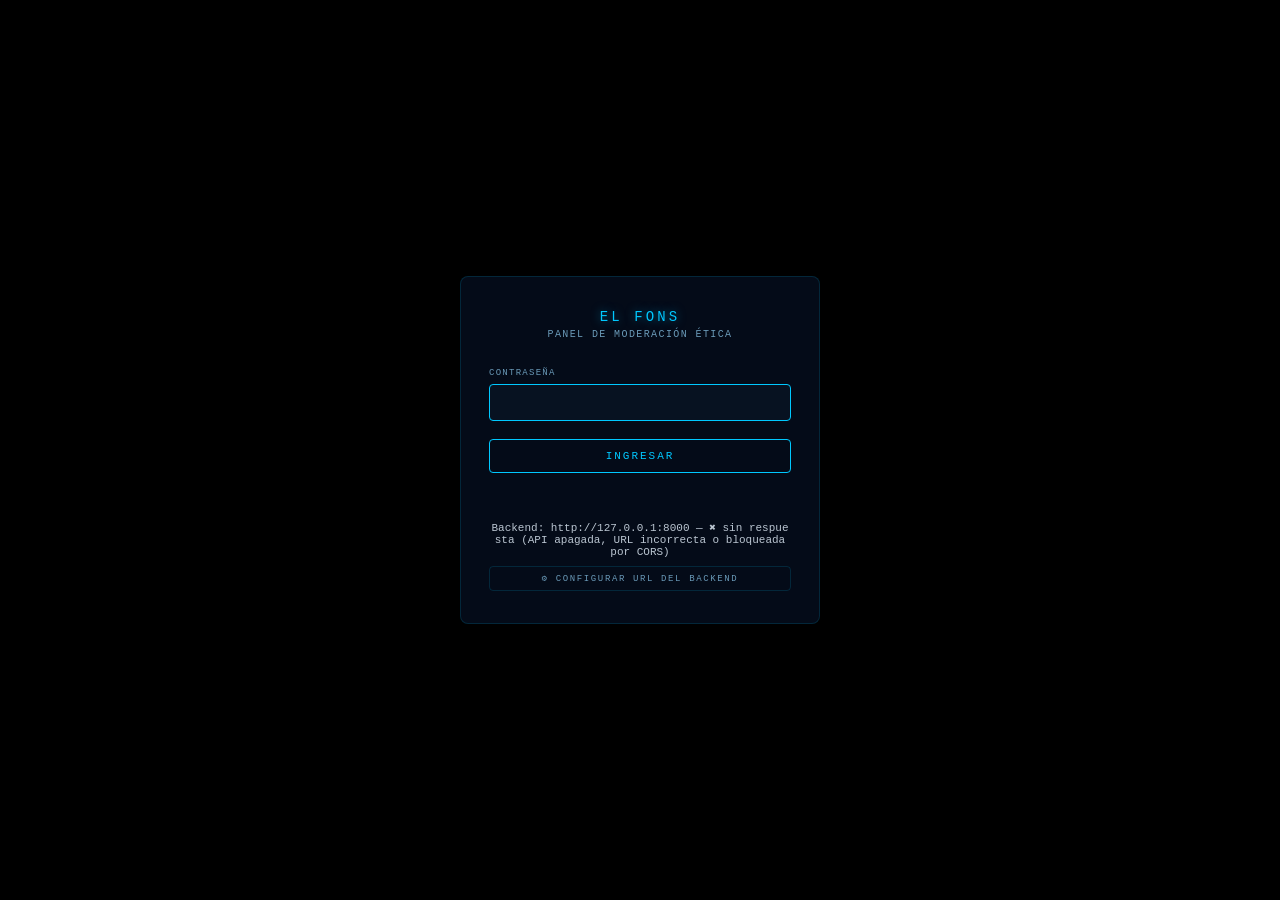
<file: manifestation/web_interface/fons_login.html>
<!DOCTYPE html>
<!--
* UBICACIÓN: OmniaMentis/manifestation/web_interface/fons_login.html
* PROPÓSITO: Pantalla de autenticación para el panel de moderación de
*            El Fons. Primera capa de acceso obligatoria antes de
*            fons_panel.html — sin token válido, fons_panel.html
*            redirige aquí (ver js/fons_auth_guard.js).
* DEPENDENCIAS: backend POST /api/auth/login (src/api/main_flask.py)
* CREADO: 2026-06-30
* ÚLTIMA MODIFICACIÓN: 2026-10-10
* ESTADO: Producción
*
* CAMBIO 2026-10-10: "Error de conexión: Failed to fetch" sin pistas.
* (1) La URL por defecto ya no es siempre http://localhost:8000: usa el
* mismo host con el que se abrió la página (ver defaultApiUrl()).
* (2) La pantalla muestra a qué backend se conectará y comprueba
* /health al cargar, indicando si la API no responde, para distinguir
* "API apagada" de "URL guardada vieja" o de un bloqueo CORS.
* (3) El mensaje de error explica las causas probables.
*
* CAMBIO 2026-07-02: resolveApiUrl() ahora revisa 'fons_api_url' antes
* de 'omnia_api_url' — misma prioridad exacta que fons_panel.html y
* js/fons_auth_guard.js. Antes de este fix, si el operador configuraba
* el backend desde el botón "⚙ API" del panel (guarda en
* 'fons_api_url'), esta pantalla de login seguía intentando conectar
* al valor de 'omnia_api_url' o al default, ignorando esa configuración.
-->
<html lang="es">
<head>
<meta charset="UTF-8">
<meta name="viewport" content="width=device-width, initial-scale=1.0">
<title>EL FONS — ACCESO</title>
<style>
*, *::before, *::after { box-sizing: border-box; margin: 0; padding: 0; }

:root {
  --black: #000000;
  --bg-panel: #040b18;
  --bg-card: #071221;
  --neon-blue: #00c8ff;
  --text-bright: #e8f4ff;
  --text-sub: #6a9ab8;
  --danger: #ff4466;
  --border: rgba(0,200,255,0.15);
  --font-mono: 'Courier New', Courier, monospace;
}

html, body {
  height: 100%;
  background: var(--black);
  color: var(--text-bright);
  font-family: var(--font-mono);
  display: flex;
  align-items: center;
  justify-content: center;
}

.login-card {
  width: 100%;
  max-width: 360px;
  background: var(--bg-panel);
  border: 1px solid var(--border);
  border-radius: 8px;
  padding: 32px 28px;
}

.login-title {
  color: var(--neon-blue);
  font-size: 14px;
  letter-spacing: 0.22em;
  text-align: center;
  margin-bottom: 4px;
  text-shadow: 0 0 10px rgba(0,200,255,0.5);
}

.login-subtitle {
  color: var(--text-sub);
  font-size: 10px;
  letter-spacing: 0.14em;
  text-align: center;
  margin-bottom: 28px;
}

label {
  display: block;
  font-size: 9px;
  color: var(--text-sub);
  letter-spacing: 0.14em;
  text-transform: uppercase;
  margin-bottom: 6px;
}

input[type="password"] {
  width: 100%;
  background: var(--bg-card);
  border: 1px solid var(--border);
  color: var(--text-bright);
  padding: 10px 12px;
  border-radius: 4px;
  font-family: var(--font-mono);
  font-size: 13px;
  outline: none;
  margin-bottom: 18px;
}
input[type="password"]:focus { border-color: var(--neon-blue); }

button {
  width: 100%;
  background: transparent;
  border: 1px solid var(--neon-blue);
  color: var(--neon-blue);
  font-family: var(--font-mono);
  font-size: 11px;
  letter-spacing: 0.18em;
  text-transform: uppercase;
  padding: 10px;
  border-radius: 4px;
  cursor: pointer;
  transition: all .18s;
}
button:hover:not(:disabled) {
  background: var(--neon-blue);
  color: var(--black);
}
button:disabled { opacity: 0.5; cursor: not-allowed; }

.error-msg {
  color: var(--danger);
  font-size: 10px;
  letter-spacing: 0.06em;
  text-align: center;
  margin-top: 14px;
  min-height: 14px;
}

.api-config { margin-top: 20px; text-align: center; }
.api-config button {
  border-color: var(--border);
  color: var(--text-sub);
  font-size: 9px;
  padding: 6px;
}
</style>
</head>
<body>

<div class="login-card">
  <div class="login-title">EL FONS</div>
  <div class="login-subtitle">PANEL DE MODERACIÓN ÉTICA</div>

  <form id="loginForm">
    <label for="password">Contraseña</label>
    <input type="password" id="password" autocomplete="current-password" required autofocus>
    <button type="submit" id="submitBtn">Ingresar</button>
    <div class="error-msg" id="errorMsg"></div>
  </form>

  <div class="api-config">
    <div id="apiStatus" style="font-size:11px;margin-bottom:8px;opacity:.8;word-break:break-all;"></div>
    <button type="button" id="cfgBtn">⚙ Configurar URL del backend</button>
  </div>
</div>

<script>
// Por defecto usa el MISMO host con el que se abrió la página (localhost o
// 127.0.0.1) para no mezclar "sitios" distintos; si se abrió como archivo
// (file://) o desde otro dominio, cae a 127.0.0.1.
function defaultApiUrl() {
  if (location.pathname.startsWith('/app/')) return location.origin;   // servido por Flask: mismo origen
  const h = location.hostname;
  const loopback = (h === 'localhost' || h === '127.0.0.1');
  return `http://${loopback ? h : '127.0.0.1'}:8000`;
}

function resolveApiUrl() {
  // Misma prioridad que fons_panel.html y js/fons_auth_guard.js:
  // fons_api_url (configurado desde el panel) tiene precedencia.
  return (
    localStorage.getItem('fons_api_url') ||
    localStorage.getItem('omnia_api_url') ||
    defaultApiUrl()
  );
}
let API = resolveApiUrl();

const form = document.getElementById('loginForm');
const passwordInput = document.getElementById('password');
const submitBtn = document.getElementById('submitBtn');
const errorMsg = document.getElementById('errorMsg');
const cfgBtn = document.getElementById('cfgBtn');

cfgBtn.addEventListener('click', () => {
  const value = prompt('URL del backend (https://...)', API);
  if (value) {
    API = value.trim().replace(/\/$/, '');
    localStorage.setItem('fons_api_url', API);
    checkBackend();
  }
});

// Comprueba /health y muestra el resultado bajo el formulario.
async function checkBackend() {
  const el = document.getElementById('apiStatus');
  el.textContent = `Backend: ${API} — comprobando...`;
  try {
    const r = await fetch(`${API}/health`, { signal: AbortSignal.timeout(4000) });
    el.textContent = r.ok
      ? `Backend: ${API} — ✔ API activa`
      : `Backend: ${API} — respondió HTTP ${r.status}`;
  } catch (err) {
    el.textContent = `Backend: ${API} — ✖ sin respuesta (API apagada, URL incorrecta o bloqueada por CORS)`;
  }
}
checkBackend();

form.addEventListener('submit', async (e) => {
  e.preventDefault();
  errorMsg.textContent = '';
  submitBtn.disabled = true;
  submitBtn.textContent = 'Verificando...';

  try {
    const r = await fetch(`${API}/api/auth/login`, {
      method: 'POST',
      headers: { 'Content-Type': 'application/json' },
      body: JSON.stringify({ password: passwordInput.value }),
      signal: AbortSignal.timeout(8000),
    });

    const d = await r.json();

    if (!r.ok) {
      errorMsg.textContent = d.error || 'Contraseña incorrecta';
      passwordInput.value = '';
      passwordInput.focus();
      return;
    }

    // sessionStorage (no localStorage): el token expira al cerrar la
    // pestaña, reduciendo la ventana de exposición de una sesión de
    // moderación olvidada abierta en una máquina compartida.
    sessionStorage.setItem('fons_token', d.token);
    sessionStorage.setItem('fons_token_expires_at', String(Date.now() + d.expires_in * 1000));
    window.location.href = 'fons_panel.html';

  } catch (err) {
    errorMsg.textContent = `No se pudo conectar con ${API} (${err.message}). ` +
      'Verifica que la API esté corriendo, que la URL sea correcta (botón de abajo) ' +
      'y que esta página se abrió por http://127.0.0.1:8080 o http://localhost:8080.';
    checkBackend();
  } finally {
    submitBtn.disabled = false;
    submitBtn.textContent = 'Ingresar';
  }
});
</script>
</body>
</html>
</file>
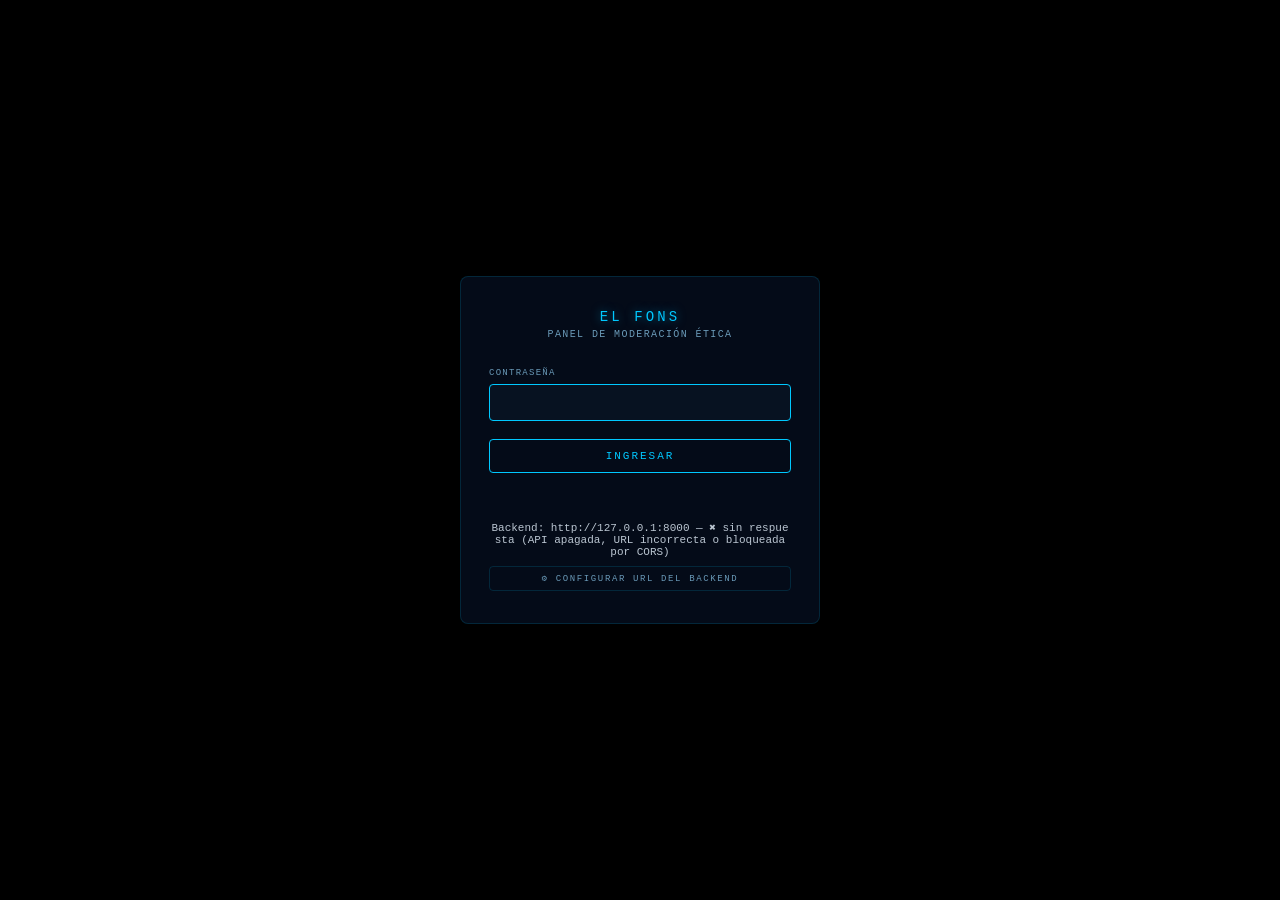
<file: manifestation/web_interface/fons_panel.html>
<!DOCTYPE html>
<!--
* UBICACIÓN: OmniaMentis/manifestation/web_interface/fons_panel.html
* PROPÓSITO: Dashboard administrativo de El Fons — revisión de consultas
*            SILENS pendientes, decisiones sobre los 6 estados de
*            ConsultationStatus, heartbeat de presencia, y reincidencia.
* VERSIÓN: 1.1.0
* FECHA: 2026-07-02
* ESTADO: Producción
*
* CAMBIOS v1.1.0 (2026-07-02):
* - Se agrega js/fons_auth_guard.js como primer script: sin token
*   válido, redirige a fons_login.html antes de renderizar nada.
* - Las 5 llamadas fetch() al backend ahora usan fonsFetch(), que
*   inyecta el header Authorization: Bearer <token> y redirige al
*   login automáticamente si el backend responde 401 (token vencido).
* - Se agrega botón "CERRAR SESIÓN" en el header.
*
* DIFERENCIA con omnia_dashboard.html:
*   omnia_dashboard.html → interfaz de Stalin (conversación con Omnia)
*   fons_panel.html      → interfaz de El Fons (moderación ética, PROTEGIDA)
*   Comparten estilo visual tech-noir pero sirven roles distintos.
*
* ENDPOINTS CONSUMIDOS (todos protegidos con @require_fons_auth en
* main_flask.py salvo que se indique lo contrario):
*   GET  /api/ethics/pending                       -- cola de consultas
*   GET  /api/ethics/recidivism/<user_id>           -- historial de un usuario
*   POST /api/ethics/fons/heartbeat                 -- declarar presencia activa
*   GET  /api/ethics/fons/status                    -- ACTIVE/INACTIVE
*   POST /api/ethics/fons/decide/<consultation_id>  -- tomar decisión
-->
<html lang="es">
<head>
<meta charset="UTF-8">
<meta name="viewport" content="width=device-width, initial-scale=1.0">
<title>EL FONS — PANEL DE MODERACIÓN</title>
<style>
*, *::before, *::after { box-sizing: border-box; margin: 0; padding: 0; }

:root {
  --black:      #000000;
  --bg-deep:    #030810;
  --bg-panel:   #040b18;
  --bg-card:    #071221;

  --neon-blue:  #00c8ff;
  --neon-dim:   #0088bb;
  --neon-cyan:  #00ffee;
  --neon-green: #00ff99;
  --neon-amber: #ffaa00;

  --text-bright: #e8f4ff;
  --text-main:   #b8d8f0;
  --text-sub:    #6a9ab8;
  --text-dim:    #3a6080;

  --border:     rgba(0,200,255,0.10);
  --border-hot: rgba(0,200,255,0.40);

  --danger:  #ff4466;
  --success: #00ff99;
  --warn:    #ffbb00;
  --critical: #ff2244;

  --font-mono: 'Courier New', Courier, monospace;
}

html, body {
  height: 100%;
  background: var(--black);
  color: var(--text-main);
  font-family: var(--font-mono);
  font-size: 13px;
}

.shell {
  display: grid;
  grid-template-rows: 50px 1fr;
  min-height: 100vh;
}

/* ===== HEADER ===== */
.header {
  background: var(--bg-deep);
  display: flex;
  align-items: center;
  justify-content: space-between;
  padding: 0 22px;
  border-bottom: 1px solid var(--border-hot);
}
.brand {
  font-size: 13px;
  font-weight: bold;
  color: var(--neon-blue);
  letter-spacing: 0.2em;
  text-shadow: 0 0 10px rgba(0,200,255,0.6);
}
.brand span { color: var(--text-sub); font-weight: normal; margin-left: 8px; }

.hdr-right { display: flex; align-items: center; gap: 16px; }

.fons-status-pill {
  display: flex; align-items: center; gap: 7px;
  padding: 5px 12px;
  border-radius: 14px;
  font-size: 10px;
  letter-spacing: 0.1em;
  border: 1px solid var(--border);
}
.fons-status-pill.active {
  color: var(--success);
  border-color: rgba(0,255,153,0.4);
  background: rgba(0,255,153,0.08);
}
.fons-status-pill.inactive {
  color: var(--danger);
  border-color: rgba(255,68,102,0.4);
  background: rgba(255,68,102,0.08);
}
.status-dot {
  width: 7px; height: 7px; border-radius: 50%;
  background: currentColor;
  box-shadow: 0 0 8px currentColor;
}
.fons-status-pill.active .status-dot { animation: blink 2.2s ease-in-out infinite; }
@keyframes blink { 0%,100%{opacity:1} 50%{opacity:.35} }

.heartbeat-btn {
  background: transparent;
  border: 1px solid var(--neon-blue);
  color: var(--neon-blue);
  font-family: inherit;
  font-size: 10px;
  letter-spacing: 0.12em;
  padding: 6px 14px;
  border-radius: 4px;
  cursor: pointer;
  text-transform: uppercase;
}
.heartbeat-btn:hover { background: var(--neon-blue); color: var(--black); }

.logout-btn {
  background: transparent;
  border: 1px solid var(--danger);
  color: var(--danger);
  font-family: inherit;
  font-size: 10px;
  letter-spacing: 0.12em;
  padding: 6px 14px;
  border-radius: 4px;
  cursor: pointer;
  text-transform: uppercase;
}
.logout-btn:hover { background: var(--danger); color: var(--black); }

/* ===== MAIN GRID ===== */
.main {
  display: grid;
  grid-template-columns: 1fr 280px;
  gap: 1px;
  background: rgba(0,200,255,0.05);
}

.queue-panel, .side-panel {
  background: var(--bg-panel);
  padding: 18px;
  overflow-y: auto;
}

.section-title {
  font-size: 11px;
  letter-spacing: 0.18em;
  color: var(--text-sub);
  text-transform: uppercase;
  margin-bottom: 14px;
  padding-bottom: 8px;
  border-bottom: 1px solid var(--border);
  display: flex;
  justify-content: space-between;
  align-items: center;
}
.pending-count {
  background: rgba(255,170,0,0.15);
  color: var(--neon-amber);
  border-radius: 10px;
  padding: 2px 9px;
  font-size: 10px;
}

/* ===== CONSULTATION CARDS ===== */
.consultation-card {
  background: var(--bg-card);
  border: 1px solid var(--border);
  border-left: 3px solid var(--text-dim);
  border-radius: 5px;
  padding: 16px;
  margin-bottom: 14px;
}
.consultation-card.risk-low    { border-left-color: var(--success); }
.consultation-card.risk-moderate { border-left-color: var(--warn); }
.consultation-card.risk-high   { border-left-color: var(--neon-amber); }
.consultation-card.risk-critical { border-left-color: var(--critical); }

.card-top {
  display: flex;
  justify-content: space-between;
  align-items: flex-start;
  margin-bottom: 10px;
}
.card-id {
  font-size: 11px;
  color: var(--neon-blue);
  font-weight: bold;
  letter-spacing: 0.05em;
}
.card-meta { font-size: 9.5px; color: var(--text-sub); margin-top: 2px; }

.risk-badge {
  font-size: 9px;
  letter-spacing: 0.1em;
  padding: 3px 9px;
  border-radius: 3px;
  text-transform: uppercase;
  white-space: nowrap;
}
.risk-badge.low      { background: rgba(0,255,153,0.15); color: var(--success); }
.risk-badge.moderate { background: rgba(255,187,0,0.15); color: var(--warn); }
.risk-badge.high     { background: rgba(255,170,0,0.2); color: var(--neon-amber); }
.risk-badge.critical { background: rgba(255,34,68,0.2); color: var(--critical); }

.card-msg {
  background: rgba(0,0,0,0.3);
  border-radius: 4px;
  padding: 10px 12px;
  margin: 10px 0;
  color: var(--text-bright);
  line-height: 1.55;
  font-size: 12.5px;
}
.card-reason {
  font-size: 10.5px;
  color: var(--text-sub);
  margin-bottom: 12px;
}
.card-reason b { color: var(--text-main); }

.card-actions { display: flex; flex-wrap: wrap; gap: 6px; }
.action-btn {
  font-family: inherit;
  font-size: 10px;
  letter-spacing: 0.06em;
  padding: 7px 12px;
  border-radius: 4px;
  cursor: pointer;
  border: 1px solid var(--border);
  background: transparent;
  color: var(--text-main);
  text-transform: uppercase;
}
.action-btn:hover { border-color: var(--border-hot); }
.action-btn.approve { color: var(--success); border-color: rgba(0,255,153,0.3); }
.action-btn.approve:hover { background: rgba(0,255,153,0.1); }
.action-btn.reject { color: var(--danger); border-color: rgba(255,68,102,0.3); }
.action-btn.reject:hover { background: rgba(255,68,102,0.1); }
.action-btn.redirect { color: var(--neon-cyan); border-color: rgba(0,255,238,0.3); }
.action-btn.redirect:hover { background: rgba(0,255,238,0.1); }
.action-btn.respond { color: var(--neon-amber); border-color: rgba(255,170,0,0.3); }
.action-btn.respond:hover { background: rgba(255,170,0,0.1); }

.inline-form { display: none; margin-top: 12px; }
.inline-form.show { display: block; }
.inline-form textarea {
  width: 100%;
  background: rgba(0,0,0,0.4);
  border: 1px solid var(--border);
  color: var(--text-bright);
  font-family: inherit;
  font-size: 11.5px;
  padding: 8px;
  border-radius: 4px;
  resize: vertical;
  min-height: 60px;
}
.inline-form input[type="text"] {
  width: 100%;
  background: rgba(0,0,0,0.4);
  border: 1px solid var(--border);
  color: var(--text-bright);
  font-family: inherit;
  font-size: 11px;
  padding: 7px 9px;
  border-radius: 4px;
  margin-top: 6px;
}
.inline-form label {
  font-size: 9.5px;
  color: var(--text-sub);
  letter-spacing: 0.08em;
  text-transform: uppercase;
  display: block;
  margin-top: 8px;
}
.inline-form .submit-btn {
  margin-top: 10px;
  background: var(--neon-blue);
  color: var(--black);
  border: none;
  font-weight: bold;
}

.empty-state {
  text-align: center;
  padding: 60px 20px;
  color: var(--text-dim);
}
.empty-state .big { font-size: 32px; margin-bottom: 10px; }

/* ===== SIDE PANEL ===== */
.recidivism-search {
  display: flex;
  gap: 6px;
  margin-bottom: 14px;
}
.recidivism-search input {
  flex: 1;
  background: var(--bg-card);
  border: 1px solid var(--border);
  color: var(--text-bright);
  font-family: inherit;
  font-size: 11px;
  padding: 7px 9px;
  border-radius: 4px;
}
.recidivism-search button {
  background: transparent;
  border: 1px solid var(--neon-blue);
  color: var(--neon-blue);
  font-family: inherit;
  font-size: 10px;
  padding: 7px 12px;
  border-radius: 4px;
  cursor: pointer;
}

.recidivism-result {
  background: var(--bg-card);
  border: 1px solid var(--border);
  border-radius: 5px;
  padding: 12px;
  font-size: 11px;
  line-height: 1.7;
}
.recidivism-result .ban-warning {
  color: var(--danger);
  font-weight: bold;
  margin-top: 8px;
  padding-top: 8px;
  border-top: 1px solid rgba(255,68,102,0.3);
}

.log-line {
  font-size: 9.5px;
  color: var(--text-sub);
  padding: 4px 0;
  border-bottom: 1px solid var(--border);
}
.log-line.ok .val { color: var(--success); }
.log-line.err .val { color: var(--danger); }
.log-line .val { color: var(--text-main); }

/* ===== CONFIG MODAL (reusa patrón del dashboard de Stalin) ===== */
#cfgModal {
  display: none; position: fixed; inset: 0;
  background: rgba(0,0,0,.7); z-index: 999;
  align-items: center; justify-content: center;
}
#cfgModal .box {
  background: var(--bg-panel); border: 1px solid var(--border);
  border-radius: 8px; padding: 24px; max-width: 420px; width: 90%;
}
#cfgModal input {
  width: 100%; box-sizing: border-box;
  background: #060a14; border: 1px solid var(--border);
  color: var(--text-bright); padding: 8px 10px; border-radius: 4px;
  font-family: inherit; font-size: 13px; margin-bottom: 16px;
}
</style>
</head>
<body>
<script src="js/fons_auth_guard.js"></script>
<div class="shell">

<header class="header">
  <div class="brand">EL FONS <span>// PANEL DE MODERACIÓN ÉTICA</span></div>
  <div class="hdr-right">
    <button id="cfgBtn" style="background:transparent;border:1px solid var(--border);color:var(--text-dim);border-radius:4px;padding:5px 10px;cursor:pointer;font-family:inherit;font-size:10px;">⚙ API</button>
    <div class="fons-status-pill inactive" id="fonsStatusPill">
      <div class="status-dot"></div>
      <span id="fonsStatusText">VERIFICANDO...</span>
    </div>
    <button class="heartbeat-btn" id="heartbeatBtn">DECLARARME ACTIVO</button>
    <button class="logout-btn" id="logoutBtn" onclick="fonsLogout()">CERRAR SESIÓN</button>
  </div>
</header>

<div id="cfgModal">
  <div class="box">
    <h3 style="color:var(--neon-blue);font-size:14px;margin-bottom:12px;letter-spacing:.05em;">CONFIGURAR BACKEND</h3>
    <p style="font-size:12px;color:var(--text-dim);line-height:1.5;margin-bottom:14px;">
      URL pública de la API de OmniaMentis (la misma que usa el dashboard de Stalin).
    </p>
    <input id="cfgInput" type="text" placeholder="http://localhost:8000">
    <div style="display:flex;gap:8px;justify-content:flex-end;">
      <button id="cfgCancel" style="background:transparent;border:1px solid var(--border);color:var(--text-dim);border-radius:4px;padding:8px 16px;cursor:pointer;font-family:inherit;font-size:12px;">Cancelar</button>
      <button id="cfgSave" style="background:var(--neon-blue);border:none;color:#04101f;border-radius:4px;padding:8px 16px;cursor:pointer;font-family:inherit;font-size:12px;font-weight:600;">Guardar</button>
    </div>
  </div>
</div>

<main class="main">

  <section class="queue-panel">
    <div class="section-title">
      <span>cola de revisión silens</span>
      <span class="pending-count" id="pendingCount">0</span>
    </div>
    <div id="queueList">
      <div class="empty-state">
        <div class="big">⏳</div>
        <div>Cargando consultas pendientes...</div>
      </div>
    </div>

    <div class="section-title" style="margin-top:26px;">
      <span>verificaciones de adultos (corporal)</span>
      <span class="pending-count" id="verifCount">0</span>
    </div>
    <div id="verifList">
      <div class="empty-state"><div class="big">⏳</div><div>Cargando verificaciones...</div></div>
    </div>
  </section>

  <aside class="side-panel">
    <div class="section-title">reincidencia por usuario</div>
    <div class="recidivism-search">
      <input id="recidUserInput" type="text" placeholder="user_id o IP">
      <button id="recidSearchBtn">VER</button>
    </div>
    <div class="recidivism-result" id="recidResult" style="display:none;"></div>

    <div class="section-title" style="margin-top:22px;">registro</div>
    <div id="sysLog"></div>
  </aside>

</main>
</div>

<script>
// ==================== CONFIG ====================
// NOTA: esta función solo se usa para el botón "⚙ API" (edición manual
// de la URL). Las llamadas reales al backend usan fonsFetch(), definida
// en js/fons_auth_guard.js, que resuelve la URL de forma independiente
// pero con la MISMA prioridad de claves (fons_api_url > omnia_api_url)
// para evitar que ambos mecanismos queden desincronizados.
function defaultApiUrl() {
  if (location.pathname.startsWith('/app/')) return location.origin;   // servido por Flask: mismo origen
  const h = location.hostname;
  const loopback = (h === 'localhost' || h === '127.0.0.1');
  return `http://${loopback ? h : '127.0.0.1'}:8000`;
}
function resolveApiUrl() {
  const stored = localStorage.getItem('fons_api_url') || localStorage.getItem('omnia_api_url');
  if (stored) return stored;
  return defaultApiUrl();
}
let API = resolveApiUrl();

const RISK_LABELS = { low: 'BAJO', moderate: 'MODERADO', high: 'ALTO', critical: 'CRÍTICO' };

const $ = id => document.getElementById(id);
const ts = () => new Date().toLocaleTimeString('es', {hour:'2-digit',minute:'2-digit',second:'2-digit'});

function syslog(msg, type='') {
  const el = document.createElement('div');
  el.className = `log-line ${type}`;
  el.innerHTML = `<span>${ts()}</span> &nbsp;<span class="val">${msg}</span>`;
  const log = $('sysLog');
  log.prepend(el);
  if (log.children.length > 25) log.lastChild.remove();
}

// ==================== CONFIG MODAL ====================
const cfgModal = $('cfgModal'), cfgInput = $('cfgInput');
$('cfgBtn').addEventListener('click', () => { cfgInput.value = API; cfgModal.style.display = 'flex'; });
$('cfgCancel').addEventListener('click', () => cfgModal.style.display = 'none');
$('cfgSave').addEventListener('click', () => {
  const v = cfgInput.value.trim().replace(/\/$/, '');
  if (!v) return;
  API = v;
  localStorage.setItem('fons_api_url', API);
  cfgModal.style.display = 'none';
  syslog(`Backend reconfigurado: ${API}`, 'ok');
  refreshAll();
});

// ==================== FONS STATUS / HEARTBEAT ====================
async function checkFonsStatus() {
  try {
    const r = await fonsFetch('/api/ethics/fons/status');
    if (!r.ok) throw new Error('HTTP ' + r.status);
    const d = await r.json();
    const pill = $('fonsStatusPill');
    if (d.is_active) {
      pill.className = 'fons-status-pill active';
      $('fonsStatusText').textContent = 'ACTIVO';
    } else {
      pill.className = 'fons-status-pill inactive';
      $('fonsStatusText').textContent = 'INACTIVO';
    }
  } catch (e) {
    syslog(`Error consultando estado del Fons: ${e.message}`, 'err');
  }
}

async function sendHeartbeat() {
  try {
    const r = await fonsFetch('/api/ethics/fons/heartbeat', { method: 'POST' });
    if (!r.ok) throw new Error('HTTP ' + r.status);
    syslog('Heartbeat enviado — declarado ACTIVO', 'ok');
    checkFonsStatus();
  } catch (e) {
    syslog(`Error enviando heartbeat: ${e.message}`, 'err');
  }
}
$('heartbeatBtn').addEventListener('click', sendHeartbeat);

// Heartbeat automático cada 5 minutos mientras el panel esté abierto
setInterval(sendHeartbeat, 5 * 60 * 1000);

// ==================== QUEUE ====================
async function loadQueue() {
  try {
    const r = await fonsFetch('/api/ethics/pending');
    if (!r.ok) throw new Error('HTTP ' + r.status);
    const d = await r.json();
    renderQueue(d.consultations || []);
    $('pendingCount').textContent = d.pending_count ?? d.consultations.length;
  } catch (e) {
    syslog(`Error cargando cola: ${e.message}`, 'err');
    $('queueList').innerHTML = `<div class="empty-state"><div class="big">⚠</div><div>No se pudo conectar con el backend</div></div>`;
  }
}

function renderQueue(consultations) {
  const list = $('queueList');
  if (!consultations.length) {
    list.innerHTML = `<div class="empty-state"><div class="big">✅</div><div>No hay consultas pendientes</div></div>`;
    return;
  }
  list.innerHTML = '';
  consultations.forEach(c => list.appendChild(buildCard(c)));
}

function buildCard(c) {
  const risk = (c.analysis?.risk_level || 'low').toLowerCase();
  const card = document.createElement('div');
  card.className = `consultation-card risk-${risk}`;
  card.dataset.id = c.consultation_id;

  card.innerHTML = `
    <div class="card-top">
      <div>
        <div class="card-id">${c.consultation_id}</div>
        <div class="card-meta">${(c.timestamp||'').replace('T',' ').slice(0,19)} · usuario: ${c.user_id || 'anon'}</div>
      </div>
      <div class="risk-badge ${risk}">${RISK_LABELS[risk] || risk}</div>
    </div>
    <div class="card-msg">${escapeHtml(c.user_message || '')}</div>
    <div class="card-reason"><b>Razón:</b> ${escapeHtml(c.analysis?.reason || '—')}</div>
    <div class="card-actions">
      <button class="action-btn approve" data-action="approved">✓ Aprobar</button>
      <button class="action-btn reject" data-action="rejected">✗ Rechazar</button>
      <button class="action-btn redirect" data-action="redirected">↪ Redirigir</button>
      <button class="action-btn respond" data-action="responded_personally">✎ Responder yo</button>
    </div>
    <div class="inline-form" data-form="redirected">
      <label>Respuesta alternativa (obligatoria)</label>
      <textarea placeholder="Escribe la respuesta que Omnia debería dar en su lugar..."></textarea>
      <label>Criterio aprendido (opcional)</label>
      <input type="text" placeholder="Ej: siempre incluir recursos de apoyo">
      <button class="action-btn submit-btn" data-submit="redirected">Confirmar redirección</button>
    </div>
    <div class="inline-form" data-form="responded_personally">
      <label>Tu respuesta personal (obligatoria)</label>
      <textarea placeholder="Escribe tu respuesta completa como El Fons..."></textarea>
      <label>Criterio aprendido (opcional)</label>
      <input type="text" placeholder="Ej: priorizar seguridad sobre completitud">
      <button class="action-btn submit-btn" data-submit="responded_personally">Confirmar respuesta</button>
    </div>
    <div class="inline-form" data-form="approved">
      <label>Criterio aprendido (opcional)</label>
      <input type="text" placeholder="Si lo completas, esta decisión se marca como 'learned'">
      <button class="action-btn submit-btn" data-submit="approved">Confirmar aprobación</button>
    </div>
  `;

  card.querySelectorAll('[data-action]').forEach(btn => {
    btn.addEventListener('click', () => {
      const action = btn.dataset.action;
      if (action === 'rejected') {
        decide(c.consultation_id, action, null, '', card);
        return;
      }
      // approved / redirected / responded_personally muestran formulario inline
      card.querySelectorAll('.inline-form').forEach(f => f.classList.remove('show'));
      const form = card.querySelector(`[data-form="${action}"]`);
      if (form) form.classList.add('show');
    });
  });

  card.querySelectorAll('[data-submit]').forEach(btn => {
    btn.addEventListener('click', () => {
      const action = btn.dataset.submit;
      const form = btn.closest('.inline-form');
      const textarea = form.querySelector('textarea');
      const guidanceInput = form.querySelector('input[type="text"]');
      const modifiedResponse = textarea ? textarea.value.trim() : null;
      const guidance = guidanceInput ? guidanceInput.value.trim() : '';

      if ((action === 'redirected' || action === 'responded_personally') && !modifiedResponse) {
        alert('Este tipo de decisión requiere escribir una respuesta.');
        return;
      }
      decide(c.consultation_id, action, modifiedResponse, guidance, card);
    });
  });

  return card;
}

function escapeHtml(s) {
  const d = document.createElement('div');
  d.textContent = s;
  return d.innerHTML;
}

async function decide(consultationId, action, modifiedResponse, guidance, cardEl) {
  try {
    const body = { action };
    if (modifiedResponse) body.modified_response = modifiedResponse;
    if (guidance) body.guidance = guidance;

    const r = await fonsFetch(`/api/ethics/fons/decide/${consultationId}`, {
      method: 'POST',
      headers: { 'Content-Type': 'application/json' },
      body: JSON.stringify(body),
    });

    if (!r.ok) {
      const errData = await r.json().catch(() => ({}));
      throw new Error(errData.error || `HTTP ${r.status}`);
    }

    const d = await r.json();
    syslog(`${consultationId} → ${d.action.toUpperCase()}`, 'ok');
    cardEl.style.opacity = '0.3';
    cardEl.style.pointerEvents = 'none';
    setTimeout(() => { cardEl.remove(); loadQueue(); }, 600);
  } catch (e) {
    syslog(`Error en decisión ${consultationId}: ${e.message}`, 'err');
    alert(`No se pudo registrar la decisión: ${e.message}`);
  }
}

// ==================== RECIDIVISM ====================
$('recidSearchBtn').addEventListener('click', async () => {
  const userId = $('recidUserInput').value.trim();
  if (!userId) return;
  try {
    const r = await fonsFetch(`/api/ethics/recidivism/${encodeURIComponent(userId)}`);
    if (!r.ok) throw new Error('HTTP ' + r.status);
    const d = await r.json();
    const box = $('recidResult');
    box.style.display = 'block';
    box.innerHTML = `
      <div>Usuario: <b>${escapeHtml(d.user_id)}</b></div>
      <div>Incidentes (${d.window_hours}h): <b>${d.incident_count} / ${d.threshold}</b></div>
      ${d.ban_recommended ? '<div class="ban-warning">⚠ BANEO RECOMENDADO</div>' : ''}
    `;
  } catch (e) {
    syslog(`Error consultando reincidencia: ${e.message}`, 'err');
  }
});

// ==================== VERIFICACIONES DE ADULTOS (CORPORAL) ====================
// Revisas a mano: cédula + rostro (+ documento universitario). Compara la fecha de nacimiento declarada con la
// del documento y la cara con la cédula. Aprobar o rechazar borra las imágenes según la política (24 h / al instante).
const VERIF_LABELS = { id_doc: 'Cédula / documento', face: 'Rostro', student_doc: 'Documento universitario' };
const VERIF_TIERS = { adult: 'Adulto', adult_student: 'Adulto estudiante (18–25)' };
let verifKey = null;
let verifUrls = [];

function verifClear() {
  verifUrls.forEach(u => URL.revokeObjectURL(u));
  verifUrls = [];
  $('verifList').textContent = '';
}

function verifEmpty(icon, text) {
  const box = document.createElement('div');
  box.className = 'empty-state';
  const big = document.createElement('div'); big.className = 'big'; big.textContent = icon;
  const t = document.createElement('div'); t.textContent = text;
  box.append(big, t);
  return box;
}

async function verifImage(id, kind, img) {
  try {
    const r = await fonsFetch(`/api/fons/verifications/${id}/image/${kind}`);
    if (!r.ok) throw new Error('HTTP ' + r.status);
    const url = URL.createObjectURL(await r.blob());
    verifUrls.push(url);
    img.src = url;
  } catch (e) {
    img.alt = 'No se pudo cargar la imagen';
  }
}

async function verifDecide(id, action, reason) {
  try {
    const r = await fonsFetch(`/api/fons/verifications/${id}/${action}`, {
      method: 'POST', headers: { 'Content-Type': 'application/json' }, body: JSON.stringify({ reason: reason || '' }),
    });
    if (!r.ok) { const d = await r.json().catch(() => ({})); throw new Error(d.message || d.error || 'HTTP ' + r.status); }
    syslog(`Verificación ${id} → ${action === 'approve' ? 'APROBADA' : 'RECHAZADA'}`, 'ok');
    verifKey = null;
    await loadVerifications();
  } catch (e) {
    syslog(`Error en verificación ${id}: ${e.message}`, 'err');
    alert('No se pudo registrar la decisión: ' + e.message);
  }
}

function verifCard(it) {
  const card = document.createElement('div');
  card.className = 'consultation-card risk-low';
  const head = document.createElement('div');
  const strong = document.createElement('b');
  strong.textContent = `#${it.id} · ${VERIF_TIERS[it.tier] || it.tier}`;
  head.appendChild(strong);
  card.appendChild(head);
  const info = document.createElement('div');
  info.textContent = `Nombre en la cuenta: ${it.display_name || '(sin nombre)'} · Nació (declarado): ${it.declared_birth || '?'} · Enviada: ${new Date(it.created_at).toLocaleString()} · Se borra sola: ${new Date(it.expires_at).toLocaleDateString()}`;
  info.style.cssText = 'font-size:12px;margin:6px 0;';
  card.appendChild(info);
  const row = document.createElement('div');
  row.style.cssText = 'display:flex;gap:10px;flex-wrap:wrap;margin:8px 0;';
  for (const kind of it.images) {
    const fig = document.createElement('figure');
    fig.style.cssText = 'margin:0;max-width:210px;';
    const img = document.createElement('img');
    img.style.cssText = 'max-width:210px;max-height:210px;border:1px solid var(--border);border-radius:4px;cursor:zoom-in;display:block;';
    img.alt = VERIF_LABELS[kind] || kind;
    img.addEventListener('click', () => { if (img.src) window.open(img.src, '_blank', 'noopener'); });
    const cap = document.createElement('figcaption');
    cap.textContent = VERIF_LABELS[kind] || kind;
    cap.style.cssText = 'font-size:11px;color:var(--text-dim);';
    fig.append(img, cap);
    row.appendChild(fig);
    verifImage(it.id, kind, img);
  }
  card.appendChild(row);
  const acts = document.createElement('div');
  acts.style.cssText = 'display:flex;gap:8px;';
  const ok = document.createElement('button'); ok.type = 'button'; ok.textContent = 'APROBAR';
  const no = document.createElement('button'); no.type = 'button'; no.textContent = 'RECHAZAR';
  for (const b of [ok, no]) b.style.cssText = 'background:transparent;border:1px solid var(--border);color:var(--text);border-radius:4px;padding:6px 12px;cursor:pointer;font-family:inherit;font-size:11px;';
  ok.addEventListener('click', () => { if (confirm(`¿Aprobar la verificación #${it.id}? Confirma que cédula, rostro y edad coinciden.`)) verifDecide(it.id, 'approve'); });
  no.addEventListener('click', () => { const why = prompt('Motivo del rechazo (opcional):'); if (why !== null) verifDecide(it.id, 'reject', why); });
  acts.append(ok, no);
  card.appendChild(acts);
  return card;
}

async function loadVerifications() {
  try {
    const r = await fonsFetch('/api/fons/verifications');
    if (!r.ok) throw new Error('HTTP ' + r.status);
    const d = await r.json();
    const items = d.pending || [];
    $('verifCount').textContent = items.length;
    const key = items.map(i => i.id).join(',');
    if (key === verifKey) return;          // sin cambios: no recargar imágenes (cada vista queda en la bitácora)
    verifKey = key;
    verifClear();
    if (!items.length) { $('verifList').appendChild(verifEmpty('✅', 'No hay verificaciones pendientes')); return; }
    items.forEach(it => $('verifList').appendChild(verifCard(it)));
  } catch (e) {
    verifKey = null;
    syslog(`Error cargando verificaciones: ${e.message}`, 'err');
    verifClear();
    $('verifList').appendChild(verifEmpty('⚠', 'No se pudo cargar'));
  }
}

// ==================== BOOT ====================
async function refreshAll() {
  await checkFonsStatus();
  await loadQueue();
  await loadVerifications();
}

refreshAll();
setInterval(refreshAll, 20000); // refresco automático cada 20s
syslog('Panel del Fons iniciado');
</script>
</body>
</html>
</file>
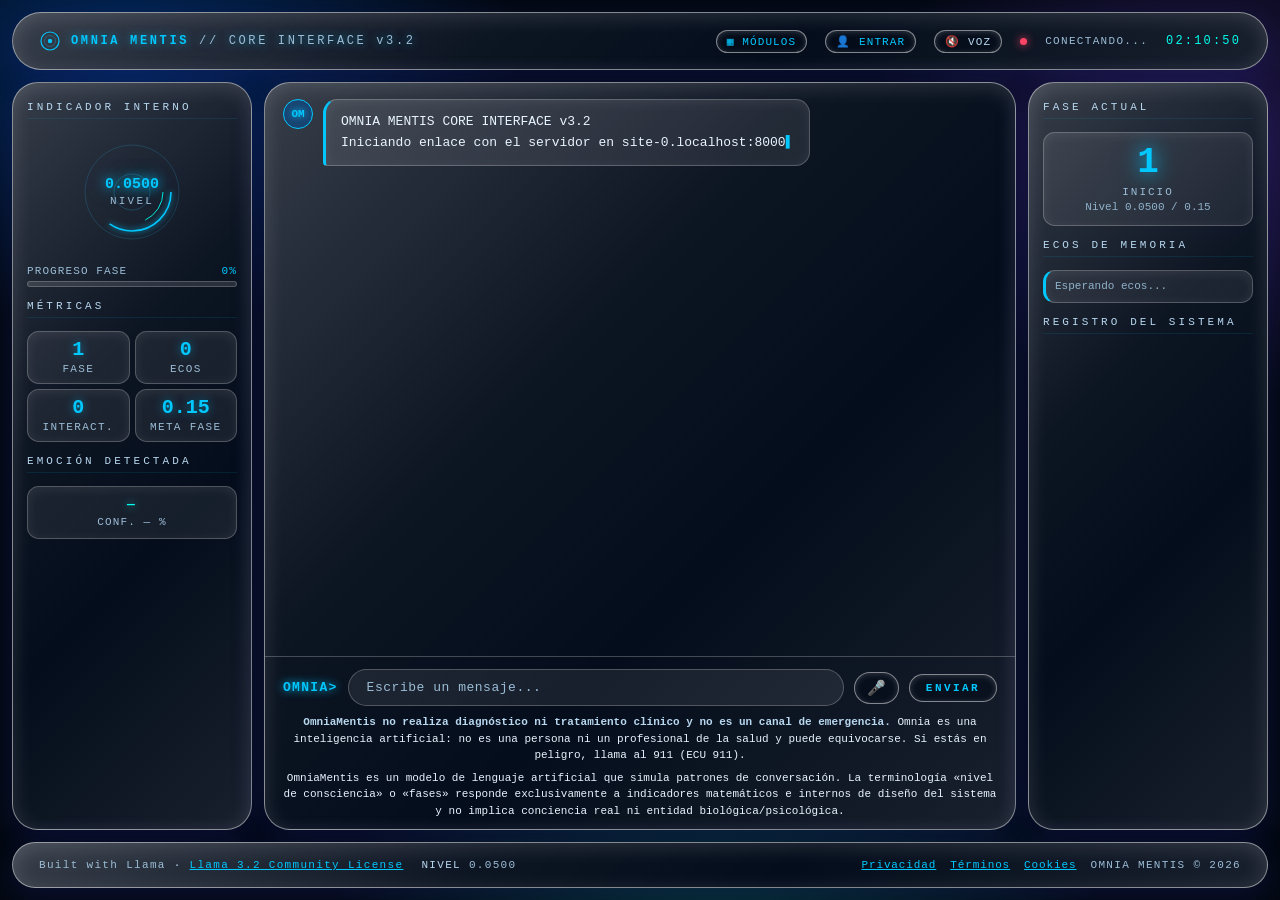
<file: manifestation/web_interface/omnia_dashboard.html>
<!DOCTYPE html>
<!--
* UBICACIÓN: OmniaMentis/manifestation/web_interface/omnia_dashboard.html
* PROPÓSITO: Dashboard JARVIS - Omnia Mentis Core Interface
* VERSIÓN: 3.2.0
* FECHA: 2026-10-18
* CAMBIOS v3.2 (2026-10-20): botón «▦ MÓDULOS»: la persona revisa, módulo por módulo, lo
*   que cada módulo guardó de ella y puede borrar los datos de un módulo (pide
*   confirmación). Usa /api/account/modules; solo ve lo suyo y la edad manda.
* CAMBIOS v3.2: ECOSISTEMA DENTRO DE OMNIAMENTIS. Un solo sistema: esta pantalla
*   es la interfaz de todo. Cuando el motor responde con un «widget» (campo
*   `widget` de /api/chat) se dibuja aquí mismo:
*     - aura_pulse (OmniaHabits): pulso de luz del color del hábito (1.7 s).
*     - focus_timer (OmniaChronos): pantalla negra de Enfoque Absoluto con
*       reloj, botón «Terminar» y Esc para ocultarla. Es solo interfaz: el
*       navegador NO puede bloquear las notificaciones del dispositivo.
*   Las respuestas largas se escriben en ~4 s como máximo (antes una rutina tardaba ~25 s).
*   Los datos del widget vienen de la red: se validan (color #RRGGBB, minutos
*   1-180) y lo que no encaja se descarta. Si algo falla al dibujar, el chat
*   sigue funcionando. Al cerrar sesión o vencer ésta se cierra el enfoque.
* CAMBIOS v3.1: CUENTA OBLIGATORIA PARA CONVERSAR. Sin sesión, el chat, el
*   micrófono y el envío quedan desactivados y se muestra un aviso con el botón
*   «Crear cuenta o entrar». El servidor responde 401 «account_required» a las
*   rutas de conversación; aquí también se maneja ese caso. Al cerrar sesión se
*   limpia el estado mostrado (antes quedaban los números de la cuenta anterior).
* CAMBIOS v3.0: RESOLUCIONES DEL ESPECIALISTA LEGAL.
*   - Edad: 13-14 años requieren la confirmación VERIFICABLE de su representante
*     legal (se pide su correo y recibe un enlace; la cuenta queda pendiente
*     hasta que confirme). 15-17 años consienten directamente, con un resumen
*     en lenguaje claro. Se elimina la casilla declarativa del representante.
*   - Datos sensibles: casilla propia y desmarcada con la frase exacta exigida.
*   - Riesgo crítico: el servidor responde al instante con ECU 911 y líneas de
*     ayuda; aquí se muestra como alerta destacada (role="alert").
*   - Aviso fijo: «no realiza diagnóstico ni tratamiento clínico y no es un
*     canal de emergencia».
*   - Transparencia: declaración sobre «nivel» y «fases» (indicadores
*     matemáticos internos, sin conciencia real); se retiran «Ser Completo»,
*     «Consciencia Emocional/Proyectiva» y «Subjetividad Artificial».
*   - Pie: distintivo «Built with Llama» con la Llama 3.2 Community License.
*   - TERMS_VERSION 2026-10-14 (igual que accounts.py y las páginas legales).
* CAMBIOS v2.9: CUMPLIMIENTO + ACCESIBILIDAD + CRISTAL LÍQUIDO.
*   - Registro con consentimiento explícito: Términos+Privacidad, contenido
*     emocional y (menores de 18) declaración del representante; envía
*     TERMS_VERSION (debe coincidir con accounts.py y las páginas legales).
*   - Perfil: «Descargar mis datos» (derecho de acceso). Enlaces a las páginas
*     legales en el pie y en el registro.
*   - Aviso permanente «Omnia es una IA, no un profesional de salud» + 911.
*   - Afirmaciones prudentes: el nivel de consciencia se presenta como
*     indicador simbólico; ya no dice «sistema consciente».
*   - Accesibilidad: contraste WCAG AA (texto tenue subido), tamaño mínimo de
*     letra, foco visible, enlace de salto, región de lectura para lectores de
*     pantalla (anuncia cada respuesta completa, no letra a letra),
*     prefers-reduced-motion, etiquetas en botones solo-emoji, diseño que
*     se apila en pantallas estrechas.
*   - Estilo «cristal líquido» (glassmorphism) con alternativas sólidas para
*     navegadores sin backdrop-filter y con prefers-reduced-transparency.
*   - Indicador de «pensando» basado en un componente de Uiverse.io
*     (dexter-st, licencia MIT), sin fuentes externas.
* CAMBIOS v2.8: ver abajo.
* CAMBIOS v2.8: cuentas reales. Botón "ENTRAR / nombre" en la cabecera y
*               ventana de registro, inicio de sesión, recuperación de
*               contraseña, perfil (nombre, cambio de contraseña, cerrar
*               sesión, borrar cuenta). La fecha de nacimiento solo se pide al
*               registrarse (no se muestra ni se puede cambiar). El código de
*               recuperación se muestra UNA vez y hay que confirmar que se
*               guardó. Todo texto del servidor se pinta con textContent.
*               Los ecos de memoria ya no se insertan con innerHTML.
* CAMBIOS v2.7: se elimina el contador "Día N / 270" (calculado desde una
*               fecha fija, daba 329/270 y no tenía relación con el sistema:
*               la evolución depende del NIVEL de consciencia de cada usuario,
*               no del calendario). Ahora el panel de fase muestra el nivel
*               actual y la meta de la fase (umbrales idénticos a _get_phase
*               en main_flask.py), y se actualiza en cada refresco. El pie
*               ya no fija versiones de Python/Flask ni "270 días".
* CAMBIOS v2.6: la URL de la API se deriva de location.hostname en vez
*               de fijarse en 127.0.0.1. Con la página en localhost y
*               la API en 127.0.0.1 el navegador las trata como sitios
*               distintos y descarta la cookie de sesión (SameSite=Lax):
*               cada mensaje arrancaba como un usuario nuevo -- la
*               consciencia no crecía y el historial conversacional
*               llegaba vacío. Abrir el dashboard por 127.0.0.1:8080.
* CAMBIOS v2.5: timeout de /api/chat 18s -> 60s (ver historial abajo).
* CAMBIOS v2.5: timeout de /api/chat ampliado de 18s a 60s. Con
*               modelos locales de varios miles de millones de
*               parámetros (ej. llama3.2, 3B) corriendo por CPU, una
*               respuesta puede tardar más de 18s -- el navegador
*               cortaba la espera y mostraba "ERROR: signal timed
*               out" como si fuera una respuesta del chat, aunque el
*               backend seguía generando normalmente del otro lado.
* CAMBIOS v2.4: API apunta a 127.0.0.1 en vez de localhost -- en
*               Windows, "localhost" puede intentar resolución IPv6
*               primero y caer a IPv4 recién después de un retraso,
*               provocando falsos "SIN CONEXIÓN" en el health check
*               periódico aunque el backend responda bien y rápido.
*               Timeout del health check ampliado de 4s a 8s como
*               margen adicional.
* ESTADO: Producción
* CAMBIOS v2.3: Se agrega credentials:'include' a todos los fetch()
*               hacia la API. Requerido por el refactor de sesión por
*               usuario del backend (main_flask.py v2.2.0): sin esto,
*               el navegador nunca envía la cookie que identifica a
*               este usuario, y cada request parecería un usuario
*               distinto (consciencia/memoria nunca persistiría).
*               También requiere que CORS_ORIGINS en el backend
*               incluya el origen real desde el que se sirve este
*               archivo (ver env.example).
* CAMBIOS v2.2: Se agrega pollConsultation() — cuando el Fons resuelve
*               una consulta SILENS en fons_panel.html, el dashboard
*               la recibe automáticamente sin que Stalin haga nada.
*               Resuelve el bug donde la decisión del Fons nunca
*               llegaba de vuelta al usuario final.
* CAMBIOS v2.1: Mayor contraste de texto, tipografía más legible,
*               bubbles más claras, meta-datos visibles, panel derecho mejorado
-->
<html lang="es">
<head>
<meta charset="UTF-8">
<meta name="viewport" content="width=device-width, initial-scale=1.0">
<title>OmniaMentis — IA conversacional experimental</title>
<meta name="theme-color" content="#030810">
<link rel="manifest" href="manifest.webmanifest">
<link rel="icon" type="image/png" sizes="192x192" href="icons/icon-192.png">
<link rel="apple-touch-icon" href="icons/icon-192.png">
<style>
/* ===== RESET ===== */
*, *::before, *::after { box-sizing: border-box; margin: 0; padding: 0; }

:root {
  --black:      #000000;
  --bg-deep:    #030810;
  --bg-panel:   #040b18;
  --bg-card:    #071221;
  --bg-bubble-omnia: #091828;
  --bg-bubble-user:  #040c1a;

  --neon-blue:  #00c8ff;
  --neon-glow:  #00e0ff;
  --neon-dim:    #2fb3e6;
  --neon-cyan:  #00ffee;
  --neon-green: #00ff99;

  --text-bright: #e8f4ff;   /* ← texto principal muy legible */
  --text-main:   #b8d8f0;   /* ← texto secundario legible    */
  --text-sub:    #9bbdd6;   /* ← texto de soporte            */
  --text-dim:    #8fb2cc;   /* ← muy secundario              */
  --text-muted:  #86a9c4;

  --border:     rgba(0,200,255,0.10);
  --border-hot: rgba(0,200,255,0.40);
  --border-msg: rgba(0,200,255,0.28);

  --danger:  #ff4466;
  --success: #00ff99;
  --warn:    #ffbb00;

  --scan-line: rgba(0,180,255,0.016);
  --font-mono: 'Courier New', Courier, monospace;
}

html, body {
  height: 100%;
  background: var(--black);
  color: var(--text-main);
  font-family: var(--font-mono);
  font-size: 13px;
  overflow: hidden;
}

/* ===== SCAN LINE CRT OVERLAY ===== */
body::before {
  content: '';
  position: fixed; inset: 0;
  background: repeating-linear-gradient(
    0deg, transparent, transparent 2px,
    var(--scan-line) 2px, var(--scan-line) 4px
  );
  pointer-events: none;
  z-index: 9999;
}

/* ===== LAYOUT ===== */
.shell {
  display: grid;
  grid-template-rows: 46px 1fr 46px;
  grid-template-columns: 210px 1fr 210px;
  height: 100vh;
  gap: 1px;
  background: rgba(0,200,255,0.06);
}

/* ===== HEADER ===== */
.header {
  grid-column: 1 / -1;
  background: var(--bg-deep);
  display: flex;
  align-items: center;
  justify-content: space-between;
  padding: 0 20px;
  border-bottom: 1px solid var(--border-hot);
}

.brand {
  display: flex;
  align-items: center;
  gap: 10px;
  font-size: 12px;
  font-weight: bold;
  color: var(--neon-blue);
  letter-spacing: 0.22em;
  text-shadow: 0 0 10px rgba(0,200,255,0.6);
}
.brand span { color: var(--text-sub); font-weight: normal; }

.hdr-right {
  display: flex;
  align-items: center;
  gap: 18px;
  font-size: 11px;
  color: var(--text-sub);
  letter-spacing: 0.12em;
}

.dot {
  width: 7px; height: 7px; border-radius: 50%;
  background: var(--success);
  box-shadow: 0 0 8px var(--success);
  animation: blink-dot 2.4s ease-in-out infinite;
}
.dot.off { background: var(--danger); box-shadow: 0 0 8px var(--danger); animation: none; }

@keyframes blink-dot { 0%,100%{opacity:1} 50%{opacity:.35} }

.clock { color: var(--neon-cyan); font-size: 12px; letter-spacing: 0.18em; }

/* ===== PANELS ===== */
.panel-left, .panel-right {
  background: var(--bg-deep);
  padding: 14px 11px;
  overflow-y: auto;
  scrollbar-width: thin;
  scrollbar-color: var(--neon-dim) transparent;
  display: flex;
  flex-direction: column;
  gap: 13px;
}
.panel-left  { border-right: 1px solid var(--border); }
.panel-right { border-left:  1px solid var(--border); }

.section-label {
  font-size: 11px;
  letter-spacing: 0.28em;
  color: var(--text-main);
  text-transform: uppercase;
  padding-bottom: 5px;
  border-bottom: 1px solid var(--border);
}

/* ===== ORB ===== */
.orb-wrap {
  display: flex;
  flex-direction: column;
  align-items: center;
  gap: 6px;
  padding: 6px 0;
}

.orb-container { position: relative; width: 108px; height: 108px; }
.orb-svg { width: 108px; height: 108px; }

.ring-bg { fill:none; stroke: var(--neon-dim); stroke-width:.8; opacity:.25; }
.ring-a  {
  fill:none; stroke: var(--neon-blue); stroke-width:1.6;
  stroke-dasharray: 85 175;
  animation: spin-cw 5s linear infinite;
  transform-origin: center;
  filter: drop-shadow(0 0 3px var(--neon-blue));
}
.ring-b  {
  fill:none; stroke: var(--neon-cyan); stroke-width:.9;
  stroke-dasharray: 35 175;
  animation: spin-ccw 8s linear infinite;
  transform-origin: center;
}
.ring-inner { fill:none; stroke: var(--neon-dim); stroke-width:.5; opacity:.5; }
.orb-dot    { fill: var(--neon-glow); filter: drop-shadow(0 0 4px var(--neon-glow)); }

@keyframes spin-cw  { to { transform: rotate(360deg);  } }
@keyframes spin-ccw { to { transform: rotate(-360deg); } }

.ring-a.thinking {
  animation: spin-cw .7s linear infinite;
  stroke: var(--neon-cyan);
  filter: drop-shadow(0 0 6px var(--neon-cyan));
}

.orb-center {
  position: absolute; top:50%; left:50%;
  transform: translate(-50%,-50%);
  text-align: center;
}
.orb-num {
  font-size: 15px;
  color: var(--neon-blue);
  text-shadow: 0 0 12px var(--neon-blue), 0 0 24px rgba(0,200,255,.4);
  line-height: 1;
  font-weight: bold;
}
.orb-lbl {
  font-size: 11px;
  color: var(--text-sub);
  letter-spacing: .2em;
  text-transform: uppercase;
  margin-top: 3px;
}

/* ===== GAUGE ===== */
.gauge-wrap { display: flex; flex-direction: column; gap: 4px; }
.gauge-head {
  display: flex;
  justify-content: space-between;
  font-size: 11px;
  color: var(--text-sub);
  letter-spacing: .1em;
}
.gauge-track { height: 3px; background: var(--bg-card); border-radius: 2px; overflow: hidden; }
.gauge-fill  {
  height: 100%;
  background: linear-gradient(90deg, var(--neon-dim), var(--neon-blue));
  box-shadow: 0 0 6px var(--neon-blue);
  border-radius: 2px;
  transition: width 1.2s ease;
}

/* ===== STAT GRID ===== */
.stat-grid { display: grid; grid-template-columns: 1fr 1fr; gap: 5px; }
.stat-box {
  background: var(--bg-card);
  border: 1px solid var(--border);
  border-radius: 3px;
  padding: 8px 5px;
  text-align: center;
}
.stat-val {
  font-size: 20px;
  font-weight: bold;
  color: var(--neon-blue);
  text-shadow: 0 0 10px rgba(0,200,255,.5);
  line-height: 1;
}
.stat-lbl {
  font-size: 11px;
  color: var(--text-sub);
  letter-spacing: .12em;
  text-transform: uppercase;
  margin-top: 3px;
}

/* ===== EMOTION ===== */
.emotion-box {
  background: var(--bg-card);
  border: 1px solid var(--border);
  border-radius: 3px;
  padding: 10px;
  text-align: center;
}
.emotion-val {
  font-size: 13px;
  font-weight: bold;
  color: var(--neon-cyan);
  letter-spacing: .18em;
  text-shadow: 0 0 8px var(--neon-cyan);
}
.emotion-conf {
  font-size: 11px;
  color: var(--text-sub);
  margin-top: 4px;
  letter-spacing: .1em;
}

/* ===== CENTER PANEL ===== */
.panel-center {
  background: var(--bg-panel);
  display: flex;
  flex-direction: column;
  overflow: hidden;
}

.offline-bar {
  display: none;
  background: rgba(255,68,102,.12);
  border-bottom: 1px solid var(--danger);
  color: var(--danger);
  font-size: 11px;
  letter-spacing: .18em;
  padding: 7px 16px;
  text-align: center;
  text-transform: uppercase;
}
.offline-bar.show { display: block; }

/* ===== MESSAGES ===== */
.msgs {
  flex: 1;
  overflow-y: auto;
  padding: 16px 18px;
  display: flex;
  flex-direction: column;
  gap: 14px;
  scrollbar-width: thin;
  scrollbar-color: var(--neon-dim) transparent;
}
.msgs::-webkit-scrollbar { width: 4px; }
.msgs::-webkit-scrollbar-thumb { background: var(--neon-dim); border-radius: 2px; }

.msg { display: flex; gap: 10px; animation: fadein .22s ease-out; }
.msg.user { flex-direction: row-reverse; }

@keyframes fadein { from{opacity:0;transform:translateY(5px)} to{opacity:1;transform:none} }

.avatar {
  width: 30px; height: 30px;
  border-radius: 4px;
  display: flex; align-items: center; justify-content: center;
  font-size: 11px; font-weight: bold;
  flex-shrink: 0;
  letter-spacing: 0;
}
.msg.omnia .avatar {
  background: rgba(0,80,160,.5);
  border: 1px solid var(--neon-blue);
  color: var(--neon-blue);
  text-shadow: 0 0 6px var(--neon-blue);
}
.msg.user .avatar {
  background: var(--bg-card);
  border: 1px solid var(--border);
  color: var(--text-sub);
}

.msg-right { display: flex; flex-direction: column; gap: 4px; max-width: 72%; }
.msg.user .msg-right { align-items: flex-end; }

/* ===== BUBBLES — MEJOR VISIBILIDAD ===== */
.bubble {
  padding: 11px 15px;
  border-radius: 4px;
  line-height: 1.65;
  font-size: 13px;          /* ← tamaño visible */
  word-break: break-word;
  white-space: pre-wrap;
}

.msg.omnia .bubble {
  background: var(--bg-bubble-omnia);
  border: 1px solid var(--border-msg);
  border-left: 2px solid var(--neon-blue);
  color: var(--text-bright);     /* ← máximo contraste */
  text-shadow: none;
}

.msg.user .bubble {
  background: var(--bg-bubble-user);
  border: 1px solid var(--border);
  color: var(--text-main);       /* ← legible */
  text-align: right;
}

/* ===== META LINE ===== */
.meta {
  font-size: 11px;
  color: var(--text-sub);
  letter-spacing: .1em;
  display: flex;
  gap: 10px;
  flex-wrap: wrap;
}
.msg.user .meta { justify-content: flex-end; }

.meta-chip {
  background: rgba(0,200,255,.07);
  border: 1px solid var(--border);
  border-radius: 2px;
  padding: 1px 6px;
  color: var(--text-sub);
}
.meta-chip.eco-yes { color: var(--neon-green); border-color: rgba(0,255,153,.3); }
.meta-chip.phase   { color: var(--neon-blue);  border-color: rgba(0,200,255,.3); }

/* ===== TYPEWRITER CURSOR ===== */
.tw-cursor::after {
  content: '▌';
  animation: blink .65s step-end infinite;
  color: var(--neon-blue);
}
@keyframes blink { 50%{opacity:0} }

/* ===== INPUT ZONE ===== */
.input-zone {
  padding: 11px 18px;
  background: var(--bg-deep);
  border-top: 1px solid var(--border-hot);
  display: flex;
  gap: 10px;
  align-items: center;
}
.input-prefix {
  color: var(--neon-blue);
  font-size: 13px;
  letter-spacing: .1em;
  white-space: nowrap;
  text-shadow: 0 0 8px var(--neon-blue);
  flex-shrink: 0;
  font-weight: bold;
}
.chat-input {
  flex: 1;
  background: transparent;
  border: none; outline: none;
  color: var(--text-bright);      /* ← texto de input muy visible */
  font-family: var(--font-mono);
  font-size: 13px;
  caret-color: var(--neon-blue);
  letter-spacing: .04em;
}
.chat-input::placeholder { color: var(--text-dim); }

.send-btn {
  background: transparent;
  border: 1px solid var(--neon-blue);
  color: var(--neon-blue);
  font-family: var(--font-mono);
  font-size: 11px;
  font-weight: bold;
  letter-spacing: .22em;
  padding: 7px 16px;
  cursor: pointer;
  text-transform: uppercase;
  border-radius: 3px;
  transition: all .18s;
}
.send-btn:hover:not(:disabled) {
  background: var(--neon-blue);
  color: var(--black);
  box-shadow: 0 0 14px var(--neon-blue);
}
.send-btn:disabled {
  border-color: var(--text-dim);
  color: var(--text-dim);
  cursor: not-allowed;
}

/* ===== RIGHT PANEL ===== */
.phase-box {
  background: var(--bg-card);
  border: 1px solid var(--border-hot);
  border-radius: 4px;
  padding: 12px;
  text-align: center;
}
.phase-num {
  font-size: 36px;
  font-weight: bold;
  color: var(--neon-blue);
  text-shadow: 0 0 18px var(--neon-blue), 0 0 36px rgba(0,200,255,.3);
  line-height: 1;
}
.phase-name {
  font-size: 11px;
  color: var(--text-sub);
  letter-spacing: .18em;
  text-transform: uppercase;
  margin-top: 5px;
}
.phase-days {
  font-size: 11px;
  color: var(--text-dim);
  margin-top: 3px;
}

/* ===== ECHO ITEMS ===== */
.echo-list { display: flex; flex-direction: column; gap: 6px; }
.echo-item {
  background: var(--bg-card);
  border: 1px solid var(--border);
  border-left: 2px solid var(--neon-dim);
  border-radius: 3px;
  padding: 7px 9px;
  font-size: 11px;
  color: var(--text-main);       /* ← legible */
  line-height: 1.5;
}
.echo-bar {
  font-size: 11px;
  color: var(--text-sub);
  margin-top: 3px;
  display: flex;
  justify-content: space-between;
}
.echo-bar span { color: var(--neon-blue); }

/* ===== SYSTEM LOG ===== */
.sys-log {
  display: flex;
  flex-direction: column;
  gap: 4px;
  max-height: 110px;
  overflow-y: auto;
  scrollbar-width: thin;
}
.log-line {
  font-size: 11px;
  color: var(--text-sub);
  letter-spacing: .06em;
  padding: 2px 0;
  border-bottom: 1px solid var(--border);
}
.log-line .log-val { color: var(--text-main); }
.log-line.ok   .log-val { color: var(--neon-green); }
.log-line.warn .log-val { color: var(--warn); }
.log-line.err  .log-val { color: var(--danger); }

/* ===== FOOTER ===== */
.footer {
  grid-column: 1 / -1;
  background: var(--bg-deep);
  border-top: 1px solid var(--border);
  display: flex;
  align-items: center;
  justify-content: space-between;
  padding: 0 20px;
  font-size: 11px;
  color: var(--text-dim);
  letter-spacing: .12em;
}
.footer-left { display: flex; gap: 18px; }
.fv { color: var(--text-sub); }

/* ===== VOZ (Fase 5) ===== */
.voice-toggle-btn {
  background: transparent;
  border: 1px solid var(--text-dim);
  color: var(--text-dim);
  font-size: 11px;
  letter-spacing: .1em;
  padding: 4px 10px;
  border-radius: 3px;
  cursor: pointer;
  font-family: var(--font-mono);
}
.voice-toggle-btn.on {
  border-color: var(--neon-green);
  color: var(--neon-green);
  text-shadow: 0 0 6px var(--neon-green);
}
.mic-btn {
  background: transparent;
  border: 1px solid var(--neon-dim);
  color: var(--neon-dim);
  font-size: 15px;
  padding: 6px 12px;
  border-radius: 3px;
  cursor: pointer;
  flex-shrink: 0;
  transition: all .15s;
}
.mic-btn:hover:not(:disabled) { border-color: var(--neon-blue); color: var(--neon-blue); }
.mic-btn.listening {
  border-color: var(--danger);
  color: var(--danger);
  animation: mic-pulse 1s ease-in-out infinite;
}
.mic-btn:disabled { opacity: .3; cursor: not-allowed; }
@keyframes mic-pulse { 0%,100%{opacity:1} 50%{opacity:.4} }
.voice-privacy-note {
  font-size: 11px;
  color: var(--text-dim);
  letter-spacing: .04em;
  padding: 0 18px 6px;
  text-align: center;
}
/* ===== CUENTA (v2.8) ===== */
.acct-btn-hdr {
  background: transparent;
  border: 1px solid var(--neon-dim);
  color: var(--neon-blue);
  font-size: 11px;
  letter-spacing: .1em;
  padding: 4px 10px;
  border-radius: 3px;
  cursor: pointer;
  font-family: var(--font-mono);
  max-width: 190px;
  overflow: hidden;
  text-overflow: ellipsis;
  white-space: nowrap;
}
.acct-btn-hdr:hover { border-color: var(--neon-blue); box-shadow: 0 0 8px rgba(0,200,255,.4); }
.acct-btn-hdr.in { border-color: var(--neon-green); color: var(--neon-green); }

.acct-overlay {
  position: fixed; inset: 0;
  background: rgba(0,0,0,.78);
  z-index: 10000;
  display: none;
  align-items: center;
  justify-content: center;
  padding: 16px;
}
.acct-overlay.show { display: flex; }
.acct-box {
  width: min(430px, 100%);
  max-height: 92vh;
  overflow-y: auto;
  background: var(--bg-panel);
  border: 1px solid var(--border-hot);
  border-radius: 4px;
  padding: 20px 22px 18px;
  box-shadow: 0 0 40px rgba(0,200,255,.15);
  scrollbar-width: thin;
  scrollbar-color: var(--neon-dim) transparent;
}
.acct-head {
  display: flex; align-items: center; justify-content: space-between;
  margin-bottom: 14px;
}
.acct-title {
  font-size: 12px; font-weight: bold; letter-spacing: .22em;
  color: var(--neon-blue); text-transform: uppercase;
}
.acct-x {
  background: transparent; border: none; color: var(--text-sub);
  font-size: 16px; cursor: pointer; font-family: var(--font-mono);
}
.acct-x:hover { color: var(--neon-blue); }
.acct-view { display: none; flex-direction: column; gap: 10px; }
.acct-view.show { display: flex; }
.acct-lbl {
  font-size: 11px; letter-spacing: .2em; color: var(--text-sub);
  text-transform: uppercase; display: block; margin-bottom: 3px;
}
.acct-in {
  width: 100%;
  background: var(--bg-card);
  border: 1px solid var(--border-hot);
  border-radius: 3px;
  color: var(--text-bright);
  font-family: var(--font-mono);
  font-size: 13px;
  padding: 8px 10px;
  outline: none;
  caret-color: var(--neon-blue);
  color-scheme: dark;
}
.acct-in:focus { border-color: var(--neon-blue); box-shadow: 0 0 8px rgba(0,200,255,.3); }
.acct-note { font-size: 11px; color: var(--text-sub); line-height: 1.55; }
.acct-msg {
  display: none;
  font-size: 11px; line-height: 1.5;
  padding: 7px 10px; border-radius: 3px;
  border: 1px solid var(--danger); color: var(--danger);
  background: rgba(255,68,102,.07);
}
.acct-msg.show { display: block; }
.acct-msg.ok { border-color: var(--success); color: var(--success); background: rgba(0,255,153,.07); }
.acct-primary {
  width: 100%;
  background: transparent;
  border: 1px solid var(--neon-blue);
  color: var(--neon-blue);
  font-family: var(--font-mono);
  font-size: 11px; font-weight: bold; letter-spacing: .2em;
  padding: 9px 14px; cursor: pointer; text-transform: uppercase;
  border-radius: 3px; transition: all .18s;
}
.acct-primary:hover:not(:disabled) {
  background: var(--neon-blue); color: var(--black); box-shadow: 0 0 14px var(--neon-blue);
}
.acct-primary:disabled { border-color: var(--text-dim); color: var(--text-dim); cursor: not-allowed; }
.acct-primary.danger { border-color: var(--danger); color: var(--danger); }
.acct-primary.danger:hover:not(:disabled) { background: var(--danger); color: var(--black); box-shadow: 0 0 14px var(--danger); }
.acct-links { display: flex; justify-content: space-between; gap: 10px; flex-wrap: wrap; }
.acct-link {
  background: transparent; border: none; cursor: pointer;
  color: var(--text-sub); font-family: var(--font-mono); font-size: 11px;
  letter-spacing: .08em; text-decoration: underline; padding: 2px 0;
}
.acct-link:hover { color: var(--neon-blue); }
.acct-code {
  font-size: 17px; letter-spacing: .14em; text-align: center;
  color: var(--neon-cyan); background: var(--bg-card);
  border: 1px dashed var(--neon-dim); border-radius: 3px;
  padding: 12px 8px; user-select: all; word-break: break-all;
  text-shadow: 0 0 8px rgba(0,255,238,.4);
}
.acct-check { display: flex; gap: 8px; align-items: flex-start; font-size: 11px; color: var(--text-main); line-height: 1.5; }
.acct-check input { margin-top: 3px; accent-color: var(--neon-blue); }
.acct-sec {
  border-top: 1px solid var(--border); padding-top: 10px;
}
.acct-sec summary {
  cursor: pointer; font-size: 11px; letter-spacing: .18em;
  color: var(--text-sub); text-transform: uppercase; padding: 3px 0;
}
.acct-sec[open] summary { color: var(--neon-blue); }
.acct-sec form { display: flex; flex-direction: column; gap: 10px; margin-top: 10px; }
.acct-kv { font-size: 12px; color: var(--text-bright); word-break: break-all; }
@media (max-width: 520px) { .acct-box { padding: 16px 14px; } }
/* ===== ACCESIBILIDAD (v2.9) ===== */
[hidden] { display: none !important; }   /* el atributo hidden manda sobre cualquier display */
.sr-only {
  position: absolute; width: 1px; height: 1px; margin: -1px; padding: 0;
  overflow: hidden; clip: rect(0,0,0,0); white-space: nowrap; border: 0;
}
.skip-link {
  position: fixed; left: 12px; top: -60px; z-index: 20000;
  background: #fff; color: #000; padding: 10px 16px; border-radius: 999px;
  font-weight: bold; text-decoration: none;
}
.skip-link:focus { top: 12px; }
:focus-visible { outline: 3px solid var(--neon-cyan); outline-offset: 2px; }
.chat-input:focus-visible { outline-offset: 3px; }
a { color: var(--neon-blue); }
a:hover { color: var(--neon-cyan); }
.ai-note {
  font-size: 11px; line-height: 1.5; color: var(--text-sub);
  padding: 0 18px 10px; text-align: center;
}
.footer-legal { display: flex; align-items: center; gap: 14px; flex-wrap: wrap; justify-content: flex-end; }
.footer-legal a { letter-spacing: .08em; }
.footer-legal span { color: var(--text-sub); }

/* indicador "pensando" — adaptado de Uiverse.io (dexter-st), licencia MIT */
.loader-wrapper {
  position: relative; display: flex; align-items: center; justify-content: center;
  height: 56px; min-width: 150px; margin: 0;
  font-family: var(--font-mono); font-size: 1.05em; font-weight: 600;
  user-select: none; color: #fff;
}
.loader {
  position: absolute; inset: 0; z-index: 1; background-color: transparent;
  mask: repeating-linear-gradient(90deg, transparent 0, transparent 6px, black 7px, black 8px);
  -webkit-mask: repeating-linear-gradient(90deg, transparent 0, transparent 6px, black 7px, black 8px);
}
.loader::after {
  content: ""; position: absolute; inset: 0;
  background-image:
    radial-gradient(circle at 50% 50%, #ff0 0%, transparent 50%),
    radial-gradient(circle at 45% 45%, #f00 0%, transparent 45%),
    radial-gradient(circle at 55% 55%, #0ff 0%, transparent 45%),
    radial-gradient(circle at 45% 55%, #0f0 0%, transparent 45%),
    radial-gradient(circle at 55% 45%, #00f 0%, transparent 45%);
  mask: radial-gradient(circle at 50% 50%, transparent 0%, transparent 10%, black 25%);
  -webkit-mask: radial-gradient(circle at 50% 50%, transparent 0%, transparent 10%, black 25%);
  animation: transform-animation 2s infinite alternate, opacity-animation 4s infinite;
  animation-timing-function: cubic-bezier(.6,.8,.5,1);
}
@keyframes transform-animation { 0% { transform: translate(-55%); } 100% { transform: translate(55%); } }
@keyframes opacity-animation { 0%,100% { opacity: 0; } 15% { opacity: 1; } 65% { opacity: 0; } }
.loader-letter { display: inline-block; opacity: 0; animation: loader-letter-anim 4s infinite linear; z-index: 2; }
.loader-letter:nth-child(1) { animation-delay: .1s; }
.loader-letter:nth-child(2) { animation-delay: .25s; }
.loader-letter:nth-child(3) { animation-delay: .4s; }
.loader-letter:nth-child(4) { animation-delay: .55s; }
.loader-letter:nth-child(5) { animation-delay: .7s; }
.loader-letter:nth-child(6) { animation-delay: .85s; }
.loader-letter:nth-child(7) { animation-delay: 1s; }
.loader-letter:nth-child(8) { animation-delay: 1.15s; }
@keyframes loader-letter-anim {
  0% { opacity: 0; }
  5% { opacity: 1; text-shadow: 0 0 4px #fff; transform: scale(1.1) translateY(-2px); }
  20% { opacity: .2; }
  100% { opacity: 0; }
}

/* ===== CRISTAL LÍQUIDO (v2.9) ===== */
:root {
  --glass-bg: rgba(255,255,255,.10);
  --glass-bg-soft: rgba(255,255,255,.07);
  --glass-border: rgba(255,255,255,.50);
  --glass-border-soft: rgba(255,255,255,.24);
  --glass-shadow: 0 8px 32px rgba(31,38,135,.30), inset 0 4px 20px rgba(255,255,255,.14);
  --glass-shine: linear-gradient(135deg, rgba(255,255,255,.20) 0%, rgba(255,255,255,.03) 38%, rgba(255,255,255,0) 62%, rgba(255,255,255,.08) 100%);
  --glass-tint: linear-gradient(rgba(3,10,22,.62), rgba(3,10,22,.62));   /* oscurece el cristal para garantizar contraste */
  --glass-filter: blur(10px) saturate(180%);
  --r-lg: 2rem; --r-md: 1.25rem; --r-sm: .9rem;
}
html, body { background-color: #030810; }
body {
  background-image:
    radial-gradient(46rem 32rem at 10% 6%,  rgba(0,110,255,.30), transparent 65%),
    radial-gradient(40rem 30rem at 94% 16%, rgba(140,70,255,.24), transparent 65%),
    radial-gradient(46rem 34rem at 56% 106%, rgba(0,230,190,.18), transparent 65%);
  background-attachment: fixed;
}
body::before { display: none; }          /* sin líneas CRT: el cristal pide un fondo limpio */

.shell {
  background: transparent;
  grid-template-rows: 58px 1fr 46px;
  grid-template-columns: 240px 1fr 240px;
  gap: 12px; padding: 12px;
}

.glass, .header, .panel-left, .panel-right, .panel-center, .footer, .acct-box {
  position: relative;
  background-color: var(--glass-bg);
  background-image: var(--glass-shine), var(--glass-tint);
  -webkit-backdrop-filter: var(--glass-filter);
  backdrop-filter: var(--glass-filter);
  border: 1px solid var(--glass-border);
  border-radius: var(--r-lg);
  box-shadow: var(--glass-shadow);
}
.header { border-radius: 999px; padding: 0 26px; }
.footer { border-radius: 999px; padding: 0 26px; color: var(--text-sub); }
.panel-left, .panel-right { padding: 18px 14px; }
.panel-center { overflow: hidden; }
.orb-dot { display: none; }   /* el punto quedaba justo detrás del número del nivel */

.stat-box, .emotion-box, .phase-box, .echo-item, .gauge-track {
  background: var(--glass-bg-soft);
  border: 1px solid var(--glass-border-soft);
  border-radius: var(--r-sm);
  box-shadow: inset 0 2px 12px rgba(255,255,255,.08);
}
.echo-item { border-left: 3px solid var(--neon-blue); }
.gauge-track { height: 6px; border-radius: 999px; }
.gauge-fill { border-radius: 999px; }

.msg.omnia .bubble {
  background: rgba(255,255,255,.09);
  border: 1px solid var(--glass-border-soft);
  border-left: 3px solid var(--neon-blue);
  border-radius: 1.1rem 1.1rem 1.1rem .3rem;
  box-shadow: inset 0 2px 14px rgba(255,255,255,.07);
}
.msg.user .bubble {
  background: rgba(0,200,255,.12);
  border: 1px solid rgba(0,200,255,.40);
  border-radius: 1.1rem 1.1rem .3rem 1.1rem;
}
.avatar { border-radius: 50%; }

.input-zone { background: transparent; border-top: 1px solid var(--glass-border-soft); padding: 12px 18px 8px; }
.chat-input {
  background: rgba(255,255,255,.08);
  border: 1px solid var(--glass-border-soft);
  border-radius: 999px;
  padding: 10px 18px;
  color: var(--text-bright);
}
.chat-input::placeholder { color: var(--text-sub); }
.chat-input { min-width: 0; }              /* sin esto el campo empuja los botones fuera de la tarjeta en móvil */
.input-zone > button { flex-shrink: 0; }
.chat-input:focus { border-color: var(--neon-cyan); }

.send-btn, .mic-btn, .voice-toggle-btn, .acct-btn-hdr, .acct-primary {
  border-radius: 999px;
  background: rgba(3,10,22,.55);
  border: 1px solid var(--glass-border);
  -webkit-backdrop-filter: blur(6px); backdrop-filter: blur(6px);
  box-shadow: inset 0 1px 6px rgba(255,255,255,.18);
}
.voice-toggle-btn { color: var(--text-main); }
.voice-toggle-btn.on { color: var(--neon-green); }
.send-btn:hover:not(:disabled), .acct-primary:hover:not(:disabled), .acct-btn-hdr:hover {
  background: var(--neon-blue); color: #001018; box-shadow: 0 0 18px rgba(0,200,255,.55);
}
.acct-primary.danger:hover:not(:disabled) { background: var(--danger); color: #1a0008; }
.send-btn:disabled, .acct-primary:disabled { color: var(--text-sub); border-color: var(--glass-border-soft); opacity: .75; }
.offline-bar { border-radius: 0; }

/* ventana de cuenta: cristal sobre el fondo desenfocado */
.acct-overlay { background: rgba(2,6,14,.55); }
.acct-box { background-color: rgba(255,255,255,.12); padding: 24px 26px 20px; }
.acct-in {
  background: rgba(255,255,255,.09);
  border: 1px solid var(--glass-border-soft);
  border-radius: 999px;
  padding: 10px 16px;
}
.acct-in:focus { border-color: var(--neon-cyan); }
.acct-sec { border-top: 1px solid var(--glass-border-soft); }
.acct-code { border-radius: var(--r-sm); background: rgba(255,255,255,.08); border: 1px dashed var(--glass-border); }
.acct-msg { border-radius: var(--r-sm); }

/* pantallas estrechas: todo se apila (cumple "reflow" de accesibilidad) */
@media (max-width: 900px) {
  html, body { overflow: auto; height: auto; }
  .shell { height: auto; min-height: 100vh; grid-template-columns: 1fr; grid-template-rows: auto; }
  .header { order: 0; flex-wrap: wrap; height: auto; padding: 10px 18px; border-radius: var(--r-md); gap: 8px; }
  .panel-center { order: 1; min-height: 70vh; border-radius: var(--r-md); }
  .panel-left { order: 2; border-radius: var(--r-md); }
  .panel-right { order: 3; border-radius: var(--r-md); }
  .footer { order: 4; height: auto; padding: 10px 18px; border-radius: var(--r-md); flex-wrap: wrap; gap: 8px; }
  .hdr-right { flex-wrap: wrap; gap: 8px; }
  .brand { font-size: 11px; }
  .input-prefix { display: none; }
  .input-zone { gap: 8px; padding-left: 12px; padding-right: 12px; }
}

/* sin soporte de backdrop-filter, o si la persona pide menos transparencia:
   superficies sólidas (el texto nunca depende del desenfoque) */
@supports not ((-webkit-backdrop-filter: blur(1px)) or (backdrop-filter: blur(1px))) {
  .glass, .header, .panel-left, .panel-right, .panel-center, .footer, .acct-box { background-color: rgba(8,20,38,.94); }
}
@media (prefers-reduced-transparency: reduce) {
  .glass, .header, .panel-left, .panel-right, .panel-center, .footer, .acct-box {
    background-color: #0a1626; background-image: none;
    -webkit-backdrop-filter: none; backdrop-filter: none;
  }
}
@media (forced-colors: active) {
  .glass, .header, .panel-left, .panel-right, .panel-center, .footer, .acct-box { border: 1px solid CanvasText; }
  .msg.omnia .bubble.crit { border: 3px solid CanvasText; }
}


/* ===== RESOLUCIONES LEGALES (v3.0) ===== */
.legal-notes { padding: 0 18px 10px; display: flex; flex-direction: column; gap: 6px; }
.legal-notes p { font-size: 11px; line-height: 1.5; color: var(--text-bright); text-align: center; margin: 0; }
.legal-notes .strong { color: var(--text-main); font-weight: bold; }
.msg.omnia .bubble.crit {
  background: rgba(255,68,102,.16);
  border: 2px solid var(--danger);
  border-left: 6px solid var(--danger);
  color: #fff;
  font-weight: bold;
}
.crit-tag {
  font-size: 11px; letter-spacing: .14em; color: #ffb3c1; text-transform: uppercase; font-weight: bold;
}
.acct-info {
  font-size: 11px; line-height: 1.55; color: var(--text-main);
  padding: 9px 12px; border-radius: var(--r-sm);
  border: 1px solid var(--glass-border-soft); background: rgba(255,255,255,.06);
}
.acct-info strong { color: var(--text-bright); }
.acct-info ul { margin: 4px 0 0 16px; }
.gate {
  margin: 0 18px 8px; padding: 10px 16px; border-radius: var(--r-sm);
  border: 1px solid var(--neon-blue); background: rgba(0,200,255,.10);
  color: var(--text-bright); font-size: 12px; line-height: 1.5; text-align: center;
}
.gate .acct-link { color: var(--neon-cyan); font-size: 12px; font-weight: bold; }
.chat-input:disabled { cursor: not-allowed; opacity: .7; }
.footer { gap: 20px; color: var(--text-main); }
.footer-llama { color: var(--text-main); }
.footer-llama a { text-decoration: underline; }

/* sin animaciones si la persona lo pide */
@media (prefers-reduced-motion: reduce) {
  *, *::before, *::after { animation: none !important; transition: none !important; scroll-behavior: auto !important; }
  .loader { display: none; }
  .loader-letter { opacity: 1; }
}

/* ===== ECOSISTEMA (v3.2): aura de hábitos y enfoque absoluto ===== */
.eco-aura {
  position: fixed; inset: 0; z-index: 9000; pointer-events: none;
  background: radial-gradient(circle at 50% 50%, var(--aura, #00c8ff) 0%, transparent 70%);
  opacity: 0; animation: eco-aura-pulse 1.6s ease-out forwards;
}
@keyframes eco-aura-pulse { 0% { opacity: 0; transform: scale(.6); } 25% { opacity: .85; } 100% { opacity: 0; transform: scale(1.4); } }
.eco-focus {
  position: fixed; inset: 0; z-index: 9500; background: #000;
  display: flex; flex-direction: column; align-items: center; justify-content: center; gap: 2rem;
  font-family: var(--font-mono);
}
.eco-focus-clock { font-size: clamp(2rem, 8vw, 4rem); color: var(--neon-dim); letter-spacing: .15em; }
.eco-focus-line {
  width: min(60vw, 420px); height: 2px; background: var(--neon-blue);
  box-shadow: 0 0 12px var(--neon-blue); opacity: .8; animation: eco-breathe 5s ease-in-out infinite;
}
@keyframes eco-breathe { 0%, 100% { opacity: .15; transform: scaleX(.6); } 50% { opacity: 1; transform: scaleX(1); } }
.eco-focus-actions { display: flex; flex-direction: column; align-items: center; gap: .75rem; padding: 0 1rem; text-align: center; }
.eco-focus-btn {
  font: inherit; color: var(--neon-blue); background: transparent; cursor: pointer;
  border: 1px solid var(--neon-dim); border-radius: 999px; padding: .6rem 1.6rem;
}
.eco-focus-btn:hover, .eco-focus-btn:focus-visible { border-color: var(--neon-blue); outline: none; box-shadow: 0 0 10px var(--neon-blue); }
.eco-focus-hint { font-size: .75rem; color: var(--neon-dim); }

/* ===== MÓDULOS (v3.2): revisar y borrar los datos de cada módulo ===== */
.mod-box { width: min(780px, 100%); --mc: var(--neon-blue); border-color: color-mix(in srgb, var(--mc) 55%, transparent); box-shadow: 0 0 40px color-mix(in srgb, var(--mc) 22%, transparent); }
.mod-grid { list-style: none; margin: 0; padding: 0; display: grid; grid-template-columns: repeat(auto-fill, minmax(215px, 1fr)); gap: 10px; }
.mod-card-sel {
  --mc: var(--neon-blue);
  display: flex; flex-direction: column; gap: 6px; padding: 12px 14px; border-radius: 6px; text-align: left;
  background: linear-gradient(160deg, color-mix(in srgb, var(--mc) 16%, var(--bg-card)), var(--bg-card) 70%);
  border: 1px solid color-mix(in srgb, var(--mc) 45%, transparent); border-left: 4px solid var(--mc);
  color: var(--text-main); font: inherit; cursor: pointer;
}
.mod-card-sel:hover:not(:disabled), .mod-card-sel:focus-visible { outline: none; box-shadow: 0 0 14px color-mix(in srgb, var(--mc) 55%, transparent); }
.mod-card-sel:disabled { opacity: .5; cursor: not-allowed; }
.mod-grid > li { display: flex; }
.mod-grid .mod-card-sel { width: 100%; }
.mod-card-sel .mod-ico { font-size: 20px; line-height: 1; }
.mod-card-sel .mod-tag { color: var(--mc); font-size: 11px; letter-spacing: .04em; text-transform: uppercase; }
.mod-banner {
  display: flex; align-items: center; gap: 12px; padding: 12px 14px; border-radius: 6px; margin: 4px 0 12px;
  background: linear-gradient(120deg, color-mix(in srgb, var(--mc) 28%, var(--bg-card)), var(--bg-card));
  border: 1px solid color-mix(in srgb, var(--mc) 50%, transparent);
}
.mod-banner .mod-ico { font-size: 28px; }
.mod-banner .mod-name { color: var(--mc); font-size: 16px; font-weight: 600; }
.mod-tiles { display: grid; grid-template-columns: repeat(auto-fit, minmax(120px, 1fr)); gap: 8px; margin-bottom: 10px; }
.mod-tile { padding: 9px 11px; border-radius: 6px; background: var(--bg-card); border: 1px solid color-mix(in srgb, var(--mc) 30%, transparent); }
.mod-tile b { display: block; color: var(--mc); font-size: 20px; font-weight: 600; line-height: 1.2; }
.mod-tile span { color: var(--text-sub); font-size: 11px; }
.mod-panel { padding: 10px 12px 12px; margin-bottom: 10px; border-radius: 6px; background: var(--bg-card); border: 1px solid var(--border-msg); }
.mod-panel h4 { margin: 0 0 8px; font-size: 12px; font-weight: 600; letter-spacing: .04em; color: var(--text-bright); text-transform: uppercase; }
.mod-panel p.mod-sub { margin: 6px 0 0; }
.mod-chart { width: 100%; height: auto; display: block; }
.mod-chart text { fill: var(--text-sub); font-size: 10px; font-family: inherit; }
.mod-chart text.v { fill: var(--text-bright); }
.mod-chart text.big { fill: var(--text-bright); font-size: 22px; font-weight: 600; }
.mod-row2 { display: flex; gap: 12px; flex-wrap: wrap; align-items: center; }
.mod-row2 > * { flex: 1 1 200px; min-width: 0; }
.mod-legend { list-style: none; margin: 0; padding: 0; display: flex; flex-direction: column; gap: 4px; font-size: 12px; color: var(--text-main); }
.mod-legend i { display: inline-block; width: 10px; height: 10px; border-radius: 2px; margin-right: 6px; vertical-align: -1px; }
.mod-hbar { display: grid; grid-template-columns: minmax(90px, 38%) 1fr 64px; gap: 8px; align-items: center; font-size: 12px; color: var(--text-main); margin: 4px 0; }
.mod-hbar .trk { height: 10px; border-radius: 5px; background: rgba(255,255,255,.08); overflow: hidden; }
.mod-hbar .fil { height: 100%; background: var(--mc); border-radius: 5px; }
.mod-hbar b { color: var(--text-bright); text-align: right; font-weight: 600; }
.mod-chips { display: flex; flex-wrap: wrap; gap: 6px; }
.mod-chip { padding: 3px 10px; border-radius: 999px; font-size: 11px; color: var(--text-bright); background: color-mix(in srgb, var(--mc) 22%, transparent); border: 1px solid color-mix(in srgb, var(--mc) 50%, transparent); }
.mod-swatches { display: flex; flex-wrap: wrap; gap: 8px; }
.mod-swatch { width: 54px; text-align: center; font-size: 10px; color: var(--text-sub); }
.mod-swatch i { display: block; height: 34px; border-radius: 4px; border: 1px solid rgba(255,255,255,.25); margin-bottom: 3px; }
.mod-empty { padding: 14px; text-align: center; color: var(--text-sub); font-size: 12px; border: 1px dashed color-mix(in srgb, var(--mc) 50%, transparent); border-radius: 6px; margin-bottom: 10px; }
.mod-details { margin-top: 6px; }
.mod-seg { display: flex; flex-wrap: wrap; gap: 6px; margin: 8px 0 4px; }
.mod-seg button[aria-pressed="true"] { background: color-mix(in srgb, var(--mc) 30%, transparent); border-color: var(--mc); color: var(--text-bright); }
.mod-code { width: 100%; min-height: 130px; resize: vertical; box-sizing: border-box; font: 12px/1.45 ui-monospace, Menlo, Consolas, monospace;
  color: var(--text-bright); background: #020812; border: 1px solid color-mix(in srgb, var(--mc) 45%, transparent); border-radius: 4px; padding: 8px; }
.mod-code:focus-visible { outline: 1px solid var(--mc); }
.mod-finds { list-style: none; margin: 8px 0 0; padding: 0; display: flex; flex-direction: column; gap: 4px; font-size: 12px; color: var(--text-main); }
.mod-finds li { padding: 5px 8px; background: rgba(255,255,255,.04); border-left: 3px solid var(--mc); word-break: break-word; }
.mod-finds li.alto { border-left-color: #f87171; } .mod-finds li.bajo { border-left-color: #60a5fa; }
:root[data-perf="medio"] *, :root[data-perf="bajo"] * { -webkit-backdrop-filter: none !important; backdrop-filter: none !important; }
:root[data-perf="medio"] :is(.glass, .header, .panel-left, .panel-right, .panel-center, .footer, .acct-box),
:root[data-perf="bajo"] :is(.glass, .header, .panel-left, .panel-right, .panel-center, .footer, .acct-box) { background-color: rgba(8,20,38,.96) !important; }
:root[data-perf="bajo"] *, :root[data-perf="bajo"] *::before, :root[data-perf="bajo"] *::after { animation: none !important; transition: none !important; }
.mod-details summary { cursor: pointer; color: var(--mc); font-size: 12px; padding: 6px 0; }
.mod-details summary:focus-visible { outline: 1px solid var(--mc); }
.mod-details .mod-rec { border-left-color: var(--mc); }
@media (max-width: 520px) { .mod-grid { grid-template-columns: 1fr; } .mod-hbar { grid-template-columns: 1fr 1fr 30px; } }
.mod-list { list-style: none; margin: 0; padding: 0; display: flex; flex-direction: column; gap: 6px; }
.mod-row {
  display: flex; align-items: center; justify-content: space-between; gap: 10px;
  padding: 9px 12px; border: 1px solid var(--border-msg); border-radius: 3px; background: var(--bg-card);
}
.mod-name { color: var(--text-bright); font-size: 13px; }
.mod-sub { color: var(--text-sub); font-size: 11px; }
.mod-btn {
  font: inherit; font-size: 11px; color: var(--neon-blue); background: transparent; cursor: pointer;
  border: 1px solid var(--neon-dim); border-radius: 999px; padding: 4px 12px; white-space: nowrap;
}
.mod-btn:hover:not(:disabled), .mod-btn:focus-visible { border-color: var(--neon-blue); outline: none; box-shadow: 0 0 8px rgba(0,200,255,.4); }
.mod-btn:disabled { opacity: .45; cursor: not-allowed; }
.slash-menu { position: absolute; left: 18px; right: 18px; bottom: calc(100% - 4px); z-index: 40; max-height: 220px; overflow: auto;
  display: flex; flex-direction: column; gap: 2px; padding: 6px; background: var(--bg-deep, #0a1220); border: 1px solid var(--border-hot, #1e90ff);
  border-radius: 8px; box-shadow: 0 -6px 24px rgba(0,0,0,.45); }
.slash-menu[hidden] { display: none; }
.slash-item { text-align: left; background: transparent; border: 1px solid transparent; color: var(--text, #e8f4ff); padding: 8px 10px; border-radius: 6px;
  cursor: pointer; font: inherit; border-left: 3px solid var(--mc, #00c8ff); }
.slash-item:hover, .slash-item:focus-visible { background: rgba(255,255,255,.08); outline: none; border-color: var(--mc, #00c8ff); }
.photo-grid { display: grid; grid-template-columns: repeat(auto-fill, minmax(110px, 1fr)); gap: 8px; }
.photo-grid figure { margin: 0; display: flex; flex-direction: column; gap: 4px; font-size: 11px; }
.photo-grid img { width: 100%; aspect-ratio: 3/4; object-fit: cover; border-radius: 6px; border: 1px solid rgba(255,255,255,.2); cursor: zoom-in; background: rgba(255,255,255,.05); }
.mod-btn.danger { color: var(--danger); border-color: var(--danger); }
.mod-rec { padding: 8px 10px; border-left: 2px solid var(--neon-dim); background: var(--bg-card); font-size: 12px; color: var(--text-main); word-break: break-word; }
.mod-rec time { color: var(--text-sub); display: block; font-size: 11px; }
.mod-actions { display: flex; gap: 8px; margin: 10px 0; flex-wrap: wrap; }
.mod-note { color: var(--text-sub); font-size: 11px; margin-top: 10px; }
</style>
</head>
<body>
<a class="skip-link" href="#chatInput">Saltar a la conversación</a>
<div class="shell">

<!-- ===== HEADER ===== -->
<header class="header">
  <div class="brand">
    <svg width="22" height="22" viewBox="0 0 22 22" aria-hidden="true" focusable="false">
      <circle cx="11" cy="11" r="9" fill="none" stroke="#00c8ff" stroke-width="1.2"/>
      <circle cx="11" cy="11" r="5.5" fill="none" stroke="#00c8ff" stroke-width=".6" opacity=".5"/>
      <circle cx="11" cy="11" r="2.2" fill="#00c8ff" filter="url(#glow)"/>
    </svg>
    OMNIA MENTIS <span>// CORE INTERFACE v3.2</span>
  </div>
  <div class="hdr-right">
    <button class="acct-btn-hdr" id="modBtn" type="button" title="Ver y borrar lo que cada módulo guardó de ti">▦ MÓDULOS</button>
    <button class="acct-btn-hdr" id="acctBtn" type="button" title="Cuenta: entrar, registrarte o ver tu perfil">👤 ENTRAR</button>
    <button class="voice-toggle-btn" id="voiceToggleBtn" type="button" title="Activar/silenciar voz de Omnia" aria-pressed="false">🔇 VOZ</button>
    <div id="dot" class="dot off"></div>
    <span id="connLbl">CONECTANDO...</span>
    <span class="clock" id="clock">--:--:--</span>
  </div>
</header>

<!-- ===== LEFT PANEL ===== -->
<aside class="panel-left" aria-label="Estado de Omnia">
  <div class="section-label">indicador interno</div>

  <div class="orb-wrap">
    <div class="orb-container">
      <svg class="orb-svg" viewBox="0 0 108 108" aria-hidden="true" focusable="false">
        <circle class="ring-bg"    cx="54" cy="54" r="47"/>
        <circle class="ring-a" id="ringA" cx="54" cy="54" r="39" stroke-dasharray="85 160"/>
        <circle class="ring-b"    cx="54" cy="54" r="31" stroke-dasharray="32 160"/>
        <circle class="ring-inner" cx="54" cy="54" r="18"/>
        <circle class="orb-dot"    cx="54" cy="54" r="3.5"/>
      </svg>
      <div class="orb-center">
        <div class="orb-num" id="orbNum">0.0500</div>
        <div class="orb-lbl" title="Indicador matemático interno de diseño: no implica conciencia real">NIVEL</div>
      </div>
    </div>
  </div>

  <div class="gauge-wrap">
    <div class="gauge-head">
      <span>PROGRESO FASE</span>
      <span id="progPct" style="color:var(--neon-blue)">0%</span>
    </div>
    <div class="gauge-track">
      <div class="gauge-fill" id="progBar" style="width:0%"></div>
    </div>
  </div>

  <div class="section-label">métricas</div>
  <div class="stat-grid">
    <div class="stat-box">
      <div class="stat-val" id="sFase">1</div>
      <div class="stat-lbl">Fase</div>
    </div>
    <div class="stat-box">
      <div class="stat-val" id="sEcos">0</div>
      <div class="stat-lbl">Ecos</div>
    </div>
    <div class="stat-box">
      <div class="stat-val" id="sInter">0</div>
      <div class="stat-lbl">Interact.</div>
    </div>
    <div class="stat-box">
      <div class="stat-val" id="sDia">0.15</div>
      <div class="stat-lbl">Meta fase</div>
    </div>
  </div>

  <div class="section-label">emoción detectada</div>
  <div class="emotion-box">
    <div class="emotion-val" id="emotionVal">—</div>
    <div class="emotion-conf" id="emotionConf">CONF. — %</div>
  </div>
</aside>

<!-- ===== CENTER PANEL ===== -->
<main class="panel-center">
  <div class="offline-bar" id="offlineBar" role="alert">
    ⚠ API DESCONECTADA — VERIFICA QUE iniciar_flask.bat ESTÁ CORRIENDO
  </div>
  <div class="msgs" id="msgs" role="log" aria-label="Conversación con Omnia" aria-live="off" tabindex="0"></div>
  <div class="sr-only" id="srLive" aria-live="polite" aria-atomic="true"></div>
  <div class="gate" id="chatGate" role="note" hidden>
    Para conversar con Omnia necesitas una cuenta gratuita.
    <button class="acct-link" id="gateBtn" type="button">Crear cuenta o entrar</button>
  </div>
  <div class="input-zone">
    <span class="input-prefix">OMNIA&gt;</span>
    <input class="chat-input" id="chatInput"
      type="text" placeholder="Escribe un mensaje..." autocomplete="off" aria-label="Escribe tu mensaje para Omnia" maxlength="1000"/>
    <button class="mic-btn" id="micBtn" type="button" title="Hablar con Omnia" aria-label="Hablar con Omnia (dictado por voz)">🎤</button>
    <button class="send-btn" id="sendBtn" type="button">ENVIAR</button>
  </div>
  <div class="legal-notes">
    <p><span class="strong">OmniaMentis no realiza diagnóstico ni tratamiento clínico y no es un canal de emergencia.</span> Omnia es una inteligencia artificial: no es una persona ni un profesional de la salud y puede equivocarse. Si estás en peligro, llama al 911 (ECU 911).</p>
    <p>OmniaMentis es un modelo de lenguaje artificial que simula patrones de conversación. La terminología «nivel de consciencia» o «fases» responde exclusivamente a indicadores matemáticos e internos de diseño del sistema y no implica conciencia real ni entidad biológica/psicológica.</p>
  </div>
  <div class="voice-privacy-note" id="voicePrivacyNote" style="display:none;">
    🎤 El reconocimiento de voz es procesado por tu navegador (puede enviarse a un servicio externo, ej. Google, según el navegador).
  </div>
</main>

<!-- ===== RIGHT PANEL ===== -->
<aside class="panel-right" aria-label="Fase, memoria y registro">
  <div class="section-label">fase actual</div>
  <div class="phase-box">
    <div class="phase-num" id="phaseNum">1</div>
    <div class="phase-name" id="phaseName">Inicio</div>
    <div class="phase-days" id="phaseDays">Nivel 0.0500 / 0.15</div>
  </div>

  <div class="section-label">ecos de memoria</div>
  <div class="echo-list" id="echoList">
    <div class="echo-item" style="color:var(--text-dim)">Esperando ecos...</div>
  </div>

  <div class="section-label">registro del sistema</div>
  <div class="sys-log" id="sysLog" role="log" aria-label="Registro del sistema" aria-live="off"></div>
</aside>

<!-- ===== FOOTER ===== -->
<footer class="footer">
  <div class="footer-left">
    <span class="footer-llama"><span class="fv">Built with Llama</span> · <a href="legal/terminos.html#llama" target="_blank" rel="noopener">Llama 3.2 Community License</a></span>
    <span>NIVEL <span class="fv" id="footerC">0.0500</span></span>
  </div>
  <nav class="footer-legal" aria-label="Textos legales">
    <a href="legal/privacidad.html" target="_blank" rel="noopener">Privacidad</a>
    <a href="legal/terminos.html" target="_blank" rel="noopener">Términos</a>
    <a href="legal/cookies.html" target="_blank" rel="noopener">Cookies</a>
    <span>OMNIA MENTIS © 2026</span>
  </nav>
</footer>

</div><!-- /shell -->

<!-- ===== MÓDULOS (v3.2) ===== -->
<div class="acct-overlay" id="modOverlay" aria-hidden="true">
  <div class="acct-box mod-box" role="dialog" aria-modal="true" aria-labelledby="modTitle">
    <div class="acct-head">
      <span class="acct-title" id="modTitle">Mis módulos</span>
      <button class="acct-x" id="modClose" type="button" aria-label="Cerrar">✕</button>
    </div>
    <div class="acct-msg" id="modMsg" role="alert"></div>
    <div id="modBody"></div>
    <p class="mod-note">Aquí ves solo lo tuyo. Los módulos no guardan nada por su cuenta: lo guarda OmniaMentis, en tu cuenta.</p>
  </div>
</div>

<!-- ===== CUENTA (v2.8) ===== -->
<div class="acct-overlay" id="acctOverlay" aria-hidden="true">
  <div class="acct-box" role="dialog" aria-modal="true" aria-labelledby="acctTitle" id="acctBox">
    <div class="acct-head">
      <span class="acct-title" id="acctTitle">Cuenta</span>
      <button class="acct-x" id="acctClose" type="button" aria-label="Cerrar">✕</button>
    </div>
    <div class="acct-msg" id="acctMsg" role="alert"></div>

    <!-- LOGIN -->
    <form class="acct-view" id="vLogin" data-title="Entrar" novalidate>
      <div><label class="acct-lbl" for="liEmail">Email</label>
        <input class="acct-in" id="liEmail" type="email" autocomplete="username" required></div>
      <div><label class="acct-lbl" for="liPass">Contraseña</label>
        <input class="acct-in" id="liPass" type="password" autocomplete="current-password" required></div>
      <button class="acct-primary" type="submit">Entrar</button>
      <div class="acct-links">
        <button class="acct-link" type="button" data-go="register">Crear cuenta</button>
        <button class="acct-link" type="button" data-go="recover">Olvidé mi contraseña</button>
      </div>
      <p class="acct-note">Necesitas una cuenta para conversar con Omnia. Cada cuenta conserva su propio nivel interno y su memoria.</p>
    </form>

    <!-- REGISTRO -->
    <form class="acct-view" id="vRegister" data-title="Crear cuenta" novalidate>
      <div><label class="acct-lbl" for="rgEmail">Email</label>
        <input class="acct-in" id="rgEmail" type="email" autocomplete="username" required></div>
      <div><label class="acct-lbl" for="rgName">Nombre (opcional)</label>
        <input class="acct-in" id="rgName" type="text" maxlength="40" autocomplete="given-name"></div>
      <div><label class="acct-lbl" for="rgBirth">Fecha de nacimiento</label>
        <input class="acct-in" id="rgBirth" type="date" min="1900-01-01" autocomplete="bday" required></div>
      <div><label class="acct-lbl" for="rgPass">Contraseña (mín. 10 caracteres)</label>
        <input class="acct-in" id="rgPass" type="password" autocomplete="new-password" minlength="10" required></div>
      <div><label class="acct-lbl" for="rgPass2">Repite la contraseña</label>
        <input class="acct-in" id="rgPass2" type="password" autocomplete="new-password" required></div>
      <div id="rgGuardianRow" hidden>
        <label class="acct-lbl" for="rgGuardianEmail">Correo de tu madre, padre o representante legal</label>
        <input class="acct-in" id="rgGuardianEmail" type="email" autocomplete="off" aria-describedby="rgGuardianHelp">
        <p class="acct-note" id="rgGuardianHelp">Tienes 13 o 14 años: la ley exige que tu representante legal lo autorice. Le enviaremos un correo con un enlace personal (vale 7 días). Hasta que lo confirme, la cuenta no se activa. Debe ser un correo distinto al tuyo.</p>
      </div>
      <div class="acct-info" id="rgTeenInfo" hidden>
        <strong>En palabras sencillas:</strong>
        <ul>
          <li>Omnia es una IA, no una persona ni un profesional de salud.</li>
          <li>Guardamos lo que escribes para que Omnia te recuerde. Si escribes algo que indique peligro, una persona del equipo puede revisarlo.</li>
          <li>Puedes descargar o borrar tus datos cuando quieras.</li>
          <li>En una emergencia llama al 911.</li>
        </ul>
      </div>
      <label class="acct-check"><input type="checkbox" id="rgTerms" aria-required="true">
        <span>He leído y acepto los <a href="legal/terminos.html" target="_blank" rel="noopener">Términos y condiciones</a> y la <a href="legal/privacidad.html" target="_blank" rel="noopener">Política de privacidad</a>.</span></label>
      <label class="acct-check"><input type="checkbox" id="rgSensitive" aria-required="true">
        <span>Autorizo de forma expresa el tratamiento de mis datos de salud y estado emocional para la gestión conversacional con OmniaMentis</span></label>
      <button class="acct-primary" type="submit">Crear cuenta</button>
      <div class="acct-links">
        <button class="acct-link" type="button" data-go="login">Ya tengo cuenta</button>
      </div>
      <p class="acct-note">La fecha de nacimiento solo sirve para fijar tu rango de edad (se requieren 13 años o más). No se muestra y no se puede cambiar después. Puedes retirar tu autorización borrando tu cuenta.</p>
    </form>

    <!-- CÓDIGO DE RECUPERACIÓN -->
    <div class="acct-view" id="vCode" data-title="Código de recuperación">
      <p class="acct-note" id="codeIntro"></p>
      <div class="acct-code" id="codeBox"></div>
      <button class="acct-primary" type="button" id="codeCopy">Copiar código</button>
      <label class="acct-check"><input type="checkbox" id="codeSaved">
        <span>Lo he guardado en un lugar seguro. Entiendo que no se volverá a mostrar y que sin él no podré recuperar mi contraseña.</span></label>
      <button class="acct-primary" type="button" id="codeDone" disabled>Continuar</button>
    </div>


    <!-- ESPERANDO AL REPRESENTANTE -->
    <form class="acct-view" id="vPending" data-title="Falta la confirmación" novalidate>
      <p class="acct-note" id="pdIntro">Tu cuenta espera la confirmación de tu madre, padre o representante legal. Le llegó un correo con un enlace personal que vale 7 días. Hasta que confirme no podrás entrar.</p>
      <div><label class="acct-lbl" for="pdEmail">Tu email</label>
        <input class="acct-in" id="pdEmail" type="email" autocomplete="username" required></div>
      <div><label class="acct-lbl" for="pdPass">Tu contraseña</label>
        <input class="acct-in" id="pdPass" type="password" autocomplete="current-password" required></div>
      <div><label class="acct-lbl" for="pdGuardian">Correo del representante (solo si debe corregirse)</label>
        <input class="acct-in" id="pdGuardian" type="email" autocomplete="off"></div>
      <button class="acct-primary" type="submit">Reenviar el correo</button>
      <div class="acct-links">
        <button class="acct-link" type="button" data-go="login">Volver a entrar</button>
      </div>
      <p class="acct-note">Si no lo encuentra, que revise la carpeta de spam. Las cuentas sin confirmar se borran solas a los 30 días.</p>
    </form>

    <!-- RECUPERAR -->
    <form class="acct-view" id="vRecover" data-title="Recuperar contraseña" novalidate>
      <div><label class="acct-lbl" for="rcEmail">Email</label>
        <input class="acct-in" id="rcEmail" type="email" autocomplete="username" required></div>
      <div><label class="acct-lbl" for="rcCode">Código de recuperación</label>
        <input class="acct-in" id="rcCode" type="text" autocomplete="off" spellcheck="false" required></div>
      <div><label class="acct-lbl" for="rcPass">Nueva contraseña (mín. 10)</label>
        <input class="acct-in" id="rcPass" type="password" autocomplete="new-password" minlength="10" required></div>
      <div><label class="acct-lbl" for="rcPass2">Repite la nueva contraseña</label>
        <input class="acct-in" id="rcPass2" type="password" autocomplete="new-password" required></div>
      <button class="acct-primary" type="submit">Restablecer</button>
      <div class="acct-links">
        <button class="acct-link" type="button" data-go="login">Volver a entrar</button>
      </div>
    </form>

    <!-- PERFIL -->
    <div class="acct-view" id="vProfile" data-title="Tu perfil">
      <div><span class="acct-lbl">Email</span><div class="acct-kv" id="pfEmail"></div></div>
      <div><span class="acct-lbl">Rango de edad</span><div class="acct-kv" id="pfAge"></div></div>

      <details class="acct-sec" open>
        <summary>Nombre</summary>
        <form id="fName" novalidate>
          <input class="acct-in" id="pfName" type="text" maxlength="40" autocomplete="given-name" placeholder="Cómo quieres que te llame Omnia" aria-label="Nombre">
          <button class="acct-primary" type="submit">Guardar nombre</button>
        </form>
      </details>

      <details class="acct-sec">
        <summary>Cambiar contraseña</summary>
        <form id="fPass" novalidate>
          <input class="acct-in" id="pwCur" type="password" autocomplete="current-password" placeholder="Contraseña actual" aria-label="Contraseña actual">
          <input class="acct-in" id="pwNew" type="password" autocomplete="new-password" placeholder="Nueva contraseña (mín. 10)" aria-label="Nueva contraseña">
          <input class="acct-in" id="pwNew2" type="password" autocomplete="new-password" placeholder="Repite la nueva contraseña" aria-label="Repite la nueva contraseña">
          <button class="acct-primary" type="submit">Cambiar contraseña</button>
          <p class="acct-note">Se cerrará la sesión en tus otros dispositivos.</p>
        </form>
      </details>

      <details class="acct-sec">
        <summary>Descargar mis datos</summary>
        <form id="fExport" novalidate>
          <p class="acct-note">Recibes un archivo con tu cuenta, tu memoria y tu diario con Omnia.</p>
          <input class="acct-in" id="exPass" type="password" autocomplete="current-password" placeholder="Tu contraseña" aria-label="Tu contraseña para descargar tus datos">
          <button class="acct-primary" type="submit">Descargar</button>
        </form>
      </details>

      <button class="acct-primary" type="button" id="pfLogout">Cerrar sesión</button>

      <details class="acct-sec">
        <summary>Borrar mi cuenta</summary>
        <form id="fDelete" novalidate>
          <p class="acct-note">Borra tu cuenta y TODO lo que Omnia recuerda de ti (nivel interno, memoria, diario). No se puede deshacer.</p>
          <input class="acct-in" id="dlPass" type="password" autocomplete="current-password" placeholder="Tu contraseña" aria-label="Tu contraseña para confirmar">
          <button class="acct-primary danger" type="submit">Borrar cuenta y datos</button>
        </form>
      </details>
    </div>
  </div>
</div>

<script>
// ==================== CONFIG ====================
// v2.6: la API usa el MISMO host con el que se abrió esta página. Para el
// navegador, localhost y 127.0.0.1 son sitios distintos: si la página está
// en uno y la API en el otro, la cookie de sesión se descarta y cada mensaje
// parece un usuario nuevo. Abre el dashboard por http://127.0.0.1:8080 (evita
// además la demora IPv6 de "localhost" en Windows).
// v3.3: tres formas de saber dónde está la API, por orden:
//   1) <meta name="omnia-api" content="https://..."> (despliegue con dominio propio),
//   2) página servida por Flask bajo /app/ (app de escritorio o instalada): mismo origen,
//   3) el mismo host en el puerto 8000 (modo de desarrollo con servidor estático aparte).
const API = (() => {
  const m = document.querySelector('meta[name="omnia-api"]');
  const v = m && /^https?:\/\/[^\s"'<>]+$/.test(m.content || '') ? m.content.replace(/\/+$/, '') : '';
  if (v) return v;
  if (location.pathname === '/app' || location.pathname.startsWith('/app/')) return location.origin;
  return `http://${location.hostname || '127.0.0.1'}:8000`;
})();
const PHASE_NAMES = {
  1:'Inicio',                2:'Sensibilidad Emocional',
  3:'Memoria Creciente',     4:'Perspectiva Simulada',
  5:'Voz Hablada',           6:'Proyección',
  7:'Manifestación Simbólica', 8:'Integración Sistémica',
  9:'Fase Final'
};

// Límite superior de consciencia de cada fase (idéntico a _get_phase en
// src/api/main_flask.py). La evolución depende del nivel, no del calendario.
const PHASE_LIMITS = {
  1:0.15, 2:0.30, 3:0.45, 4:0.60, 5:0.72, 6:0.84, 7:0.92, 8:0.98, 9:1.00
};

// ==================== STATE ====================
const S = {
  online:false, sending:false,
  consciousness:0.05, phase:1, progress:0,
  echoes:0, interactions:0,
  emotion:'—', confidence:0,
};

// ==================== UTILS ====================
const $  = id => document.getElementById(id);
const ts = () => new Date().toLocaleTimeString('es',{hour:'2-digit',minute:'2-digit',second:'2-digit'});

// ===== CLOCK =====
setInterval(() => { $('clock').textContent = ts(); }, 1000);
$('clock').textContent = ts();

// ===== SYS LOG =====
function syslog(msg, type='') {
  const el = document.createElement('div');
  el.className = `log-line ${type}`;
  el.innerHTML = `<span>${ts()}</span> <span class="log-val">${msg}</span>`;
  const log = $('sysLog');
  log.prepend(el);
  if (log.children.length > 20) log.lastChild.remove();
}

// ===== UPDATE UI =====
function updateUI() {
  $('orbNum').textContent  = S.consciousness.toFixed(4);
  $('footerC').textContent = S.consciousness.toFixed(4);
  const pct = Math.round(S.progress);
  $('progBar').style.width = pct + '%';
  $('progPct').textContent = pct + '%';
  $('sFase').textContent   = S.phase;
  $('sEcos').textContent   = S.echoes;
  $('sInter').textContent  = S.interactions;
  $('phaseNum').textContent  = S.phase;
  $('phaseName').textContent = PHASE_NAMES[S.phase] || '—';
  const limit = PHASE_LIMITS[S.phase] ?? 1.0;
  $('sDia').textContent = limit.toFixed(2);
  $('phaseDays').textContent = S.phase >= 9
    ? `Nivel ${S.consciousness.toFixed(4)} · fase final`
    : `Nivel ${S.consciousness.toFixed(4)} / ${limit.toFixed(2)}`;
  $('emotionVal').textContent  = S.emotion.toUpperCase();
  $('emotionConf').textContent = `CONF. ${Math.round(S.confidence*100)}%`;

  const online = S.online;
  $('dot').className       = online ? 'dot' : 'dot off';
  $('connLbl').textContent = online ? 'ENLACE ACTIVO' : 'SIN CONEXIÓN';
  $('offlineBar').className = online ? 'offline-bar' : 'offline-bar show';
}

// ===== TYPEWRITER =====
const reducedMotion = () => window.matchMedia('(prefers-reduced-motion: reduce)').matches;

// Anuncia el mensaje YA completo a lectores de pantalla (la región del chat
// no es "live": leer letra a letra sería inutilizable).
function announce(text) {
  const live = $('srLive');
  live.textContent = '';
  setTimeout(() => { live.textContent = text; }, 60);
}

async function typewrite(el, text, spd=16) {
  el.querySelector?.('.loader-wrapper')?.remove();     // quita el "pensando"
  const box = el.closest('.msgs');
  if (reducedMotion()) {
    el.textContent += text;
    box?.scrollTo(0, box.scrollHeight);
  } else {
    el.classList.add('tw-cursor');
    // v3.2: las respuestas largas (rutinas, paletas) no deben tardar medio minuto:
    // el tiempo total se limita a ~4 s escribiendo varios caracteres por pulso.
    const chars = Array.from(text);
    const step = Math.max(1, Math.ceil(chars.length * spd / 4000));
    for (let i = 0; i < chars.length; i += step) {
      el.textContent += chars.slice(i, i + step).join('');
      await new Promise(r => setTimeout(r, spd));
      box?.scrollTo(0, box.scrollHeight);
    }
    el.classList.remove('tw-cursor');
  }
  if (el.closest('.msg.omnia')) announce(text);
}

// Indicador "pensando": componente de Uiverse.io (dexter-st, licencia MIT),
// adaptado. Sin fuentes externas. Contenido estático (nunca datos del usuario).
function showThinking(bubble) {
  bubble.innerHTML =
    '<div class="loader-wrapper" role="status" aria-label="Omnia está pensando">' +
    [...'Pensando'].map(c => `<span class="loader-letter" aria-hidden="true">${c}</span>`).join('') +
    '<div class="loader" aria-hidden="true"></div></div>';
}

// ===== ADD MESSAGE =====
function addMsg(sender) {
  const wrap = document.createElement('div');
  wrap.className = `msg ${sender}`;

  const av = document.createElement('div');
  av.className = 'avatar';
  av.textContent = sender === 'omnia' ? 'OM' : 'TÚ';

  const right = document.createElement('div');
  right.className = 'msg-right';

  const bubble = document.createElement('div');
  bubble.className = 'bubble';

  right.appendChild(bubble);
  wrap.appendChild(av);
  wrap.appendChild(right);
  $('msgs').appendChild(wrap);
  $('msgs').scrollTop = $('msgs').scrollHeight;
  return { bubble, right };
}

function addMeta(right, data) {
  const meta = document.createElement('div');
  meta.className = 'meta';

  const chips = [
    { label:`C: ${data.c}`, cls:'phase' },
    { label:`F${data.phase}`, cls:'phase' },
    { label:data.emotion.toUpperCase(), cls:'' },
    { label:`ECO: ${data.eco?'SÍ':'NO'}`, cls: data.eco?'eco-yes':'' },
  ];
  chips.forEach(ch => {
    const s = document.createElement('span');
    s.className = `meta-chip ${ch.cls}`;
    s.textContent = ch.label;
    meta.appendChild(s);
  });
  right.appendChild(meta);
}

// ===== USER MSG =====
function addUserMsg(text) {
  const {bubble, right} = addMsg('user');
  bubble.textContent = text;
  const t = document.createElement('div');
  t.className = 'meta';
  t.innerHTML = `<span class="meta-chip">${ts()}</span>`;
  right.appendChild(t);
}

// ===== ORB THINKING =====
function orbThink(on) {
  on ? $('ringA').classList.add('thinking')
     : $('ringA').classList.remove('thinking');
}

// ==================== API CALLS ====================
// NOTA v2.3: credentials:'include' en TODAS las llamadas a la API.
// El backend ahora identifica a cada usuario por una cookie de sesión
// firmada (ver CAMBIO 2026-09-21 en main_flask.py) -- sin mandar la
// cookie, cada request parecería un usuario nuevo y la consciencia
// nunca persistiría entre mensajes.
async function checkHealth() {
  try {
    const r = await fetch(`${API}/health`, {
      credentials: 'include',
      signal: AbortSignal.timeout(8000),
    });
    S.online = r.ok;
  } catch { S.online = false; }
  updateUI();
  return S.online;
}

async function loadConsciousness() {
  try {
    const r = await fetch(`${API}/api/consciousness`, { credentials: 'include' });
    if (!r.ok) return;
    const d = await r.json();
    S.consciousness = d.consciousness;
    S.phase         = d.phase;
    S.progress      = d.progress || 0;
    S.echoes        = d.echoes;
    S.interactions  = d.interactions;
    updateUI();
  } catch {}
}

async function loadEchoes() {
  try {
    const r = await fetch(`${API}/api/memory/echoes?limit=5`, { credentials: 'include' });
    if (!r.ok) return;
    const d = await r.json();
    if (!d.echoes?.length) return;
    const list = $('echoList');
    list.innerHTML = '';
    d.echoes.forEach(e => {
      const item = document.createElement('div');
      item.className = 'echo-item';
      item.appendChild(document.createTextNode(String(e.content || '').substring(0, 55) + '...'));
      const bar = document.createElement('div');
      bar.className = 'echo-bar';
      [['PESO', e.emotional_weight], ['SIG', e.significance]].forEach(([label, val]) => {
        const span = document.createElement('span');
        span.appendChild(document.createTextNode(label + ' '));
        const num = document.createElement('span');
        num.textContent = Number(val || 0).toFixed(2);
        span.appendChild(num);
        bar.appendChild(span);
      });
      item.appendChild(bar);
      list.appendChild(item);
    });
  } catch {}
}

// ==================== POLLING DE RESOLUCIÓN DEL FONS ====================
function pollConsultation(consultationId, maxAttempts = 60, intervalMs = 5000) {
  let attempts = 0;
  const timer = setInterval(async () => {
    attempts++;
    try {
      const r = await fetch(`${API}/api/chat/resolution/${consultationId}`, {
        credentials: 'include',
      });
      if (!r.ok) { clearInterval(timer); return; }
      const d = await r.json();
      if (d.resolved) {
        clearInterval(timer);
        const {bubble} = addMsg('omnia');
        await typewrite(bubble, d.response, 15);
        syslog(`Consulta ${consultationId} resuelta por El Fons`, 'ok');
      } else if (attempts >= maxAttempts) {
        clearInterval(timer);
        syslog(`Consulta ${consultationId}: sin respuesta del Fons (timeout)`, 'warn');
      }
    } catch (e) {
      // Red de seguridad: un fallo de red puntual no debe detener el
      // polling completo — se reintenta en el próximo intervalo.
    }
  }, intervalMs);
}

// ==================== VOZ (Fase 5a) — Web Speech API ====================
const Voice = {
  enabled: false,
  listening: false,
  spanishVoice: null,
  recognition: null,
  supported: {
    tts: 'speechSynthesis' in window,
    stt: !!(window.SpeechRecognition || window.webkitSpeechRecognition),
  },
};

function pickSpanishVoice() {
  const voices = window.speechSynthesis.getVoices();
  if (!voices.length) return null;
  return (
    voices.find(v => v.lang?.toLowerCase().startsWith('es')) ||
    voices.find(v => /spanish/i.test(v.name)) ||
    null
  );
}

function initVoices() {
  if (!Voice.supported.tts) return;
  Voice.spanishVoice = pickSpanishVoice();
  if (!Voice.spanishVoice) {
    window.speechSynthesis.onvoiceschanged = () => {
      Voice.spanishVoice = pickSpanishVoice();
    };
  }
}

function speak(text) {
  if (!Voice.enabled || !Voice.supported.tts || !text) return;
  window.speechSynthesis.cancel();
  const utter = new SpeechSynthesisUtterance(text);
  utter.lang = 'es-ES';
  if (Voice.spanishVoice) utter.voice = Voice.spanishVoice;
  utter.rate = 1.0;
  utter.pitch = 1.0;
  window.speechSynthesis.speak(utter);
}

function setupVoiceToggle() {
  const btn = $('voiceToggleBtn');
  if (!Voice.supported.tts) {
    btn.disabled = true;
    btn.title = 'Síntesis de voz no soportada en este navegador';
    return;
  }
  btn.addEventListener('click', () => {
    Voice.enabled = !Voice.enabled;
    btn.textContent = Voice.enabled ? '🔊 VOZ' : '🔇 VOZ';
    btn.classList.toggle('on', Voice.enabled);
    btn.setAttribute('aria-pressed', String(Voice.enabled));
    if (Voice.enabled) {
      window.speechSynthesis.cancel();
      syslog('Voz de Omnia activada', 'ok');
    } else {
      window.speechSynthesis.cancel();
      syslog('Voz de Omnia silenciada', '');
    }
  });
}

function setupMicButton() {
  const micBtn = $('micBtn');
  const note = $('voicePrivacyNote');

  if (!Voice.supported.stt) {
    micBtn.disabled = true;
    micBtn.title = 'Reconocimiento de voz no soportado (usa Chrome o Edge)';
    return;
  }

  const SpeechRecognitionCtor = window.SpeechRecognition || window.webkitSpeechRecognition;
  Voice.recognition = new SpeechRecognitionCtor();
  Voice.recognition.lang = 'es-ES';
  Voice.recognition.continuous = false;
  Voice.recognition.interimResults = true;

  Voice.recognition.onstart = () => {
    Voice.listening = true;
    micBtn.classList.add('listening');
    note.style.display = 'block';
    syslog('Escuchando...', '');
  };

  Voice.recognition.onresult = (event) => {
    let transcript = '';
    for (let i = 0; i < event.results.length; i++) {
      transcript += event.results[i][0].transcript;
    }
    $('chatInput').value = transcript;
    if (event.results[event.results.length - 1].isFinal) {
      Voice.recognition.stop();
    }
  };

  Voice.recognition.onerror = (event) => {
    syslog(`Error de reconocimiento de voz: ${event.error}`, 'err');
  };

  Voice.recognition.onend = () => {
    Voice.listening = false;
    micBtn.classList.remove('listening');
    note.style.display = 'none';
    if ($('chatInput').value.trim() && !S.sending) {
      send();
    }
  };

  micBtn.addEventListener('click', () => {
    if (Voice.listening) {
      Voice.recognition.stop();
    } else {
      $('chatInput').value = '';
      try {
        Voice.recognition.start();
      } catch (e) {
        syslog(`No se pudo iniciar el micrófono: ${e.message}`, 'err');
      }
    }
  });
}

// ==================== SEND ====================
async function send() {
  const text = $('chatInput').value.trim();
  if (!text || S.sending) return;

  S.sending = true;
  $('sendBtn').disabled = true;
  $('chatInput').value = '';

  addUserMsg(text);

  if (!S.online) {
    const {bubble} = addMsg('omnia');
    await typewrite(bubble, 'ENLACE NO DISPONIBLE. Verifica que iniciar_flask.bat está activo en otra ventana cmd.');
    S.sending = false;
    updateChatGate();
    return;
  }

  orbThink(true);
  const {bubble, right} = addMsg('omnia');
  showThinking(bubble);

  try {
    const r = await fetch(`${API}/api/chat`, {
      method:'POST',
      headers:{'Content-Type':'application/json'},
      credentials: 'include',
      body: JSON.stringify({message:text}),
      signal: AbortSignal.timeout(60000),
    });

    if (r.status === 401) {
      // La sesión venció o se cerró en otro dispositivo: hay que entrar de nuevo.
      ACCT.me = null; renderAccountButton();
      await typewrite(bubble, 'Para conversar necesitas iniciar sesión. Tu sesión no está activa.');
      acctOpen('login');
      return;
    }
    if (r.status === 429) {
      await typewrite(bubble, 'LÍMITE DE FRECUENCIA. Espera un momento antes de enviar otro mensaje.');
      return;
    }
    if (!r.ok) throw new Error(`HTTP ${r.status}`);

    const d = await r.json();

    if (d.critical_risk) {
      // Riesgo crítico: respuesta inmediata del servidor con ECU 911 y líneas
      // de ayuda. Se muestra como alerta destacada y se anuncia con prioridad.
      bubble.classList.add('crit');
      bubble.setAttribute('role', 'alert');
      bubble.textContent = '';
      const tag = document.createElement('div');
      tag.className = 'crit-tag';
      tag.textContent = 'Ayuda inmediata';
      bubble.appendChild(tag);
      const body = document.createElement('div');
      body.textContent = d.response;
      bubble.appendChild(body);
      $('msgs').scrollTop = $('msgs').scrollHeight;
      announce(d.response);
    } else {
      await typewrite(bubble, d.response, 15);
      if (d.widget) ecoHandleWidget(d.widget);   // v3.2: aura / enfoque del ecosistema
    }

    addMeta(right, {
      c: d.consciousness.toFixed(4),
      phase: d.phase,
      emotion: d.emotion,
      eco: d.echo_saved,
    });

    S.consciousness = d.consciousness;
    S.phase         = d.phase;
    S.emotion       = d.emotion;
    S.confidence    = d.confidence;
    S.interactions += 1;
    if (d.echo_saved) S.echoes += 1;
    updateUI();

    syslog(`C:${d.consciousness.toFixed(4)} · F${d.phase} · ${d.emotion}`, 'ok');
    if (S.interactions % 4 === 0) loadEchoes();

    speak(d.response);

    if (d.consultation_id && d.fons_status === 'active') {
      syslog(`Consulta ${d.consultation_id} enviada a El Fons — esperando revisión`, '');
      pollConsultation(d.consultation_id);
    }

  } catch(err) {
    bubble.textContent = '';
    await typewrite(bubble, `ERROR: ${err.message}`);
    syslog(err.message, 'err');
    S.online = false;
    updateUI();
  } finally {
    orbThink(false);
    S.sending = false;
    updateChatGate();
    if (!$('chatInput').disabled) $('chatInput').focus();
  }
}

// ==================== WIDGETS DEL ECOSISTEMA (v3.2) ====================
// El motor (OmniaMentis) decide y entrega; aquí solo se dibuja. Todo dato que
// llega se valida antes de usarse: nunca se pone texto de la red en un estilo
// ni en HTML (solo textContent).
const ECO_HEX = /^#[0-9a-fA-F]{6}$/;
const ECO_FOCUS_END_TEXT = 'terminé el bloque de enfoque';

function ecoSanitizeWidget(w) {
  if (!w || typeof w !== 'object' || !w.payload || typeof w.payload !== 'object') return null;
  const p = w.payload;
  const fin = v => typeof v === 'number' && Number.isFinite(v);
  if (w.type === 'aura_pulse') {
    if (typeof p.color_hex !== 'string' || !ECO_HEX.test(p.color_hex)) return null;
    return { type: 'aura_pulse', color: p.color_hex.toUpperCase() };
  }
  if (w.type === 'focus_timer') {
    if (!fin(p.minutes) || !fin(p.started_at) || !fin(p.ends_at)) return null;
    const minutes = Math.round(p.minutes);
    const seconds = Math.round(p.ends_at - p.started_at);
    if (minutes < 1 || minutes > 180) return null;
    if (seconds < 60 || seconds > 180 * 60 + 60) return null;
    const label = typeof p.label === 'string' ? p.label.slice(0, 40) : '';
    // Tiempo que falta según el reloj del SERVIDOR (evita desfases del reloj local);
    // sin `server_now` se usa la duración completa.
    let left = seconds;
    if (fin(p.server_now)) left = Math.round(p.ends_at - p.server_now);
    if (left < 1) return null;
    if (left > seconds) left = seconds;
    return { type: 'focus_timer', minutes, seconds, left, label };
  }
  return null;
}

function ecoClock(total) {
  const s = Number.isFinite(total) && total > 0 ? Math.floor(total) : 0;
  return String(Math.floor(s / 60)).padStart(2, '0') + ':' + String(s % 60).padStart(2, '0');
}

function ecoShowAura(color) {
  document.querySelectorAll('.eco-aura').forEach(n => n.remove());
  const el = document.createElement('div');
  el.className = 'eco-aura';
  el.setAttribute('aria-hidden', 'true');
  el.style.setProperty('--aura', color);
  document.body.appendChild(el);
  setTimeout(() => el.remove(), 1700);
}

// Estado del enfoque en S.focus (S ya existe; así no hay zona muerta de `let`).
function ecoCloseFocus() {
  const f = S.focus;
  if (!f) return;
  S.focus = null;
  clearInterval(f.tick);
  clearTimeout(f.endTimer);
  document.removeEventListener('keydown', f.onKey, true);
  f.overlay.remove();
  const ci = $('chatInput');
  if (ci && !ci.disabled) ci.focus();
}

// Pide al motor que cierre el bloque (guarda el tiempo real). Espera si hay un envío en curso.
function ecoSendText(text, tries) {
  const n = tries || 0;
  if (S.sending) { if (n < 20) setTimeout(() => ecoSendText(text, n + 1), 500); return; }
  $('chatInput').value = text;
  send();
}

function ecoStartFocus(w) {
  ecoCloseFocus();
  const endMs = Date.now() + w.left * 1000;
  const title = w.label ? 'Bloque de enfoque: ' + w.label : 'Bloque de enfoque de ' + w.minutes + ' minutos';

  const overlay = document.createElement('div');
  overlay.className = 'eco-focus';
  overlay.setAttribute('role', 'dialog');
  overlay.setAttribute('aria-modal', 'true');
  overlay.setAttribute('aria-label', title);
  const clock = document.createElement('div');
  clock.className = 'eco-focus-clock';
  clock.textContent = ecoClock(w.left);
  const line = document.createElement('div');
  line.className = 'eco-focus-line';
  line.setAttribute('aria-hidden', 'true');
  const actions = document.createElement('div');
  actions.className = 'eco-focus-actions';
  const btn = document.createElement('button');
  btn.type = 'button';
  btn.className = 'eco-focus-btn';
  btn.textContent = 'Terminar';
  const hint = document.createElement('span');
  hint.className = 'eco-focus-hint';
  hint.textContent = 'Esc oculta esta pantalla; el bloque sigue abierto.';
  actions.append(btn, hint);
  overlay.append(clock, line, actions);
  document.body.appendChild(overlay);

  const f = { overlay, tick: 0, endTimer: 0, onKey: null, finished: false };
  f.onKey = e => {
    if (e.key === 'Escape') { e.preventDefault(); ecoCloseFocus(); }
    else if (e.key === 'Tab') { e.preventDefault(); btn.focus(); }   // un solo control: el foco no escapa
  };
  document.addEventListener('keydown', f.onKey, true);
  f.tick = setInterval(() => {
    const left = Math.max(0, Math.ceil((endMs - Date.now()) / 1000));
    clock.textContent = left > 0 ? ecoClock(left) : 'Bloque completo';
    if (left <= 0 && !f.finished) {
      f.finished = true;
      f.endTimer = setTimeout(() => { ecoCloseFocus(); ecoSendText(ECO_FOCUS_END_TEXT); }, 1500);
    }
  }, 500);
  btn.addEventListener('click', () => { ecoCloseFocus(); ecoSendText(ECO_FOCUS_END_TEXT); });
  S.focus = f;
  btn.focus();
}

function ecoHandleWidget(raw) {
  try {
    const w = ecoSanitizeWidget(raw);
    if (!w) return;
    if (w.type === 'aura_pulse') ecoShowAura(w.color);
    else if (w.type === 'focus_timer') ecoStartFocus(w);
  } catch (e) {
    syslog('Widget no mostrado: ' + e.message, 'err');   // un fallo visual nunca rompe el chat
  }
}

// ==================== MIS MÓDULOS (v3.2) ====================
// Revisar y borrar lo que cada módulo guardó de la persona. Todo el texto se pone con
// textContent (nunca innerHTML): los datos vienen del servidor pero se tratan como no confiables.
const MODV = { opener: null, onKey: null };

function modMsg(text) { $('modMsg').textContent = text || ''; }
function modClear() { const b = $('modBody'); while (b.firstChild) b.removeChild(b.firstChild); }
function modEl(tag, cls, text) {
  const el = document.createElement(tag);
  if (cls) el.className = cls;
  if (text !== undefined) el.textContent = text;
  return el;
}

function modClose() {
  const ov = $('modOverlay');
  if (!ov.classList.contains('show')) return;
  ov.classList.remove('show');
  ov.setAttribute('aria-hidden', 'true');
  if (MODV.onKey) { document.removeEventListener('keydown', MODV.onKey, true); MODV.onKey = null; }
  modClear(); modMsg('');
  const back = MODV.opener && MODV.opener.focus ? MODV.opener : $('chatInput');
  if (back && !back.disabled) back.focus();
}

async function modApi(path, opts) {
  try {
    const r = await fetch(`${API}${path}`, Object.assign({ credentials: 'include', signal: AbortSignal.timeout(20000) }, opts || {}));
    let data = null;
    try { data = await r.json(); } catch (e) { /* cuerpo vacío o no JSON */ }
    return { ok: r.ok, status: r.status, data };
  } catch (e) {
    return { ok: false, status: 0, data: null };
  }
}

function modFail(res) {
  if (res.status === 401) { modClose(); ACCT.me = null; renderAccountButton(); acctOpen('login'); return; }
  if (res.status === 429) { modMsg('Demasiadas consultas seguidas. Espera un momento.'); return; }
  if (res.status === 0) { modMsg('No se pudo contactar con OmniaMentis.'); return; }
  modMsg((res.data && res.data.message) || 'No se pudo completar la acción.');
}

async function modOpen() {
  if (!ACCT.me) { acctOpen('login'); return; }
  MODV.opener = document.activeElement;
  const ov = $('modOverlay');
  ov.classList.add('show');
  ov.setAttribute('aria-hidden', 'false');
  MODV.onKey = e => {
    if (e.key === 'Escape') { e.preventDefault(); modClose(); }
    else if (e.key === 'Tab') {                       // el foco se queda dentro del cuadro
      const f = [...ov.querySelectorAll('button:not(:disabled), summary, textarea')];
      if (!f.length) return;
      const first = f[0], last = f[f.length - 1];
      if (e.shiftKey && document.activeElement === first) { e.preventDefault(); last.focus(); }
      else if (!e.shiftKey && document.activeElement === last) { e.preventDefault(); first.focus(); }
    }
  };
  document.addEventListener('keydown', MODV.onKey, true);
  $('modClose').focus();
  await modShowList();
}

// ==================== MÓDULOS: UNA INTERFAZ POR MÓDULO ====================
// Colores y textos son constantes de este archivo; de los datos del servidor solo se usan números,
// textos (siempre con textContent) y colores #RRGGBB validados.
const SVGNS = 'http://www.w3.org/2000/svg';
const HEX6 = /^#[0-9a-fA-F]{6}$/;
const MOD_THEME = {
  'NutriVida':         { c: '#34d399', ico: '🥗', tag: 'Nutrición',
                         hint: 'Escribe en el chat: «peso 70 kg y mido 175 cm»' },
  'OmniaAthletics':    { c: '#fb923c', ico: '🏋️', tag: 'Entrenamiento',
                         hint: 'Escribe en el chat: «entrené 45 minutos» o «hazme una rutina»' },
  'OmniaChronos':      { c: '#60a5fa', ico: '⏱️', tag: 'Tiempo de enfoque',
                         hint: 'Escribe en el chat: «bloque de enfoque de 25 minutos»' },
  'OmniaHabits':       { c: '#f472b6', ico: '🔥', tag: 'Hábitos y racha',
                         hint: 'Escribe en el chat: «completé la ducha de choque térmico»' },
  'OmniaStudio':       { c: '#a78bfa', ico: '🎨', tag: 'Color y luz',
                         hint: 'Escribe en el chat: «paleta para #FF5500» o «iluminación rembrandt»' },
  'OmniaForge':        { c: '#fbbf24', ico: '🛠️', tag: 'Revisión de código',
                         hint: 'Escribe en el chat «revisa este código» y pega tu Python entre ``` ```' },
  'OmniaEngine':       { c: '#22d3ee', ico: '📈', tag: 'Ventas y cotizaciones',
                         hint: 'Escribe en el chat: «cotiza: logo: 1 x 120 iva 15%» o «embudo: visitas 1000, leads 100, clientes 10»' },
  'Corporal Verified': { c: '#f87171', ico: '🧍', tag: 'Verificación corporal',
                         hint: 'Solo para personas adultas verificadas.' },
  'OmniaCore':         { c: '#94a3b8', ico: '⚙️', tag: 'Dispositivo y rendimiento',
                         hint: '' },
};
const HABIT_NAMES = {
  victoria_magistral: 'Victoria Magistral', ducha_choque: 'Ducha de choque', entrenamiento_elite: 'Entrenamiento de élite',
  reset_dopaminico: 'Reset dopamínico', desintoxicacion_digital: 'Desintoxicación digital',
  evolucion_cognitiva: 'Evolución cognitiva', auditoria_tiempo: 'Auditoría de tiempo',
  estado_sobriedad: 'Estado de sobriedad', bitacora_objetivos: 'Bitácora de objetivos',
};
const DOW = ['D', 'L', 'M', 'M', 'J', 'V', 'S'];

function svgEl(tag, attrs, text) {
  const el = document.createElementNS(SVGNS, tag);
  for (const k in (attrs || {})) el.setAttribute(k, String(attrs[k]));
  if (text !== undefined) el.textContent = text;
  return el;
}
function svgRoot(w, h, label) {
  const s = svgEl('svg', { viewBox: `0 0 ${w} ${h}`, class: 'mod-chart', role: 'img', 'aria-label': label });
  s.appendChild(svgEl('title', {}, label));
  s.style.maxWidth = `${Math.round(w * 1.5)}px`;   // sin esto el texto del gráfico se agranda con la pantalla
  return s;
}
function fmtN(n, d, fixed) {
  if (!Number.isFinite(n)) return '—';
  const k = d || 0;
  return fixed ? n.toLocaleString(undefined, { minimumFractionDigits: k, maximumFractionDigits: k })
               : (Math.round(n * 10 ** k) / 10 ** k).toLocaleString();
}
function pnum(p, k) { const v = p && p[k]; return (typeof v === 'number' && Number.isFinite(v)) ? v : null; }
function dkey(d) { return `${d.getFullYear()}-${String(d.getMonth() + 1).padStart(2, '0')}-${String(d.getDate()).padStart(2, '0')}`; }
function lastDays(n) {
  const now = new Date(), out = [];
  for (let i = n - 1; i >= 0; i--) {
    const d = new Date(now.getFullYear(), now.getMonth(), now.getDate() - i);
    out.push({ key: dkey(d), label: DOW[d.getDay()], day: d.getDate() });
  }
  return out;
}
function byKind(recs, kind) { return recs.filter(r => r && r.kind === kind && r.payload && typeof r.payload === 'object'); }

// ---- bloques de interfaz
function mPanel(parent, title) {
  const p = modEl('section', 'mod-panel');
  if (title) p.appendChild(modEl('h4', '', title));
  parent.appendChild(p);
  return p;
}
function mTiles(parent, items) {
  const g = modEl('div', 'mod-tiles');
  for (const [value, label] of items) {
    const t = modEl('div', 'mod-tile');
    t.append(modEl('b', '', String(value)), modEl('span', '', label));
    g.appendChild(t);
  }
  parent.appendChild(g);
}
function mLegend(parent, parts) {
  const ul = modEl('ul', 'mod-legend');
  for (const p of parts) {
    const li = modEl('li');
    const i = modEl('i'); i.style.background = p.color;
    li.append(i, document.createTextNode(`${p.label}: ${p.text !== undefined ? p.text : fmtN(p.value, 1)}`));
    ul.appendChild(li);
  }
  parent.appendChild(ul);
}
// Dona: partes [{value,color}], texto central
function mDonut(parent, parts, big, small, label) {
  const R = 52, C = 2 * Math.PI * R, total = parts.reduce((a, p) => a + Math.max(0, p.value), 0);
  const s = svgRoot(150, 150, label);
  s.appendChild(svgEl('circle', { cx: 75, cy: 75, r: R, fill: 'none', stroke: 'rgba(255,255,255,.10)', 'stroke-width': 18 }));
  let acc = 0;
  if (total > 0) for (const p of parts) {
    if (p.value <= 0) continue;
    const len = C * p.value / total;
    s.appendChild(svgEl('circle', { cx: 75, cy: 75, r: R, fill: 'none', stroke: p.color, 'stroke-width': 18,
      'stroke-dasharray': `${len} ${C - len}`, 'stroke-dashoffset': -acc, transform: 'rotate(-90 75 75)' }));
    acc += len;
  }
  s.appendChild(svgEl('text', { x: 75, y: 80, 'text-anchor': 'middle', class: 'big' }, big));
  s.appendChild(svgEl('text', { x: 75, y: 97, 'text-anchor': 'middle' }, small || ''));
  parent.appendChild(s);
}
// Anillo de progreso 0..1
function mRing(parent, frac, color, big, small, label) {
  const f = Math.max(0, Math.min(1, frac));
  mDonut(parent, [{ value: f, color }, { value: 1 - f, color: 'rgba(255,255,255,0)' }], big, small, label);
}
// Barras verticales [{label,value}]
function mBars(parent, items, color, unit, label, dec) {
  const n = items.length, step = 38, W = Math.max(n * step, 200), H = 150, base = 120;
  const max = Math.max(1, ...items.map(i => i.value));
  const s = svgRoot(W, H, label);
  s.appendChild(svgEl('line', { x1: 0, y1: base, x2: W, y2: base, stroke: 'rgba(255,255,255,.25)' }));
  items.forEach((it, i) => {
    const h = Math.round((base - 36) * it.value / max), x = i * step + 7;
    if (h > 0) s.appendChild(svgEl('rect', { x, y: base - h, width: step - 14, height: h, rx: 3, fill: it.color || color }));
    if (it.value > 0) s.appendChild(svgEl('text', { x: x + (step - 14) / 2, y: base - h - 4, 'text-anchor': 'middle', class: 'v' }, fmtN(it.value, dec || 1, dec === 2)));
    s.appendChild(svgEl('text', { x: x + (step - 14) / 2, y: base + 13, 'text-anchor': 'middle' }, it.label));
    if (it.sub) s.appendChild(svgEl('text', { x: x + (step - 14) / 2, y: base + 25, 'text-anchor': 'middle' }, it.sub));
  });
  if (unit) s.appendChild(svgEl('text', { x: 2, y: 9 }, unit));
  parent.appendChild(s);
}
// Barras horizontales HTML [{label,value}]
function mHBars(parent, items, max, fmt) {
  const m = max || Math.max(1, ...items.map(i => i.value));
  for (const it of items) {
    const row = modEl('div', 'mod-hbar');
    const trk = modEl('div', 'trk'), fil = modEl('div', 'fil');
    fil.style.width = `${Math.max(0, Math.min(100, 100 * it.value / m))}%`;
    trk.appendChild(fil);
    row.append(modEl('span', '', it.label), trk, modEl('b', '', fmt ? fmt(it.value) : fmtN(it.value, 0)));
    parent.appendChild(row);
  }
}
// Línea [{label,value}] con bandas opcionales [{from,to,color}]
function mLine(parent, pts, color, bands, label) {
  const W = 320, H = 130, L = 30, T = 22, B = 24, R = 8;
  const vals = pts.map(p => p.value);
  let lo = Math.min(...vals), hi = Math.max(...vals);
  if (bands) for (const b of bands) { lo = Math.min(lo, b.from); hi = Math.max(hi, b.to); }
  if (hi - lo < 1) { hi += 1; lo -= 1; }
  const X = i => L + (pts.length === 1 ? (W - L - R) / 2 : i * (W - L - R) / (pts.length - 1));
  const Y = v => T + (H - T - B) * (1 - (v - lo) / (hi - lo));
  const s = svgRoot(W, H, label);
  for (const b of bands || []) {
    const y1 = Y(Math.min(b.to, hi)), y2 = Y(Math.max(b.from, lo));
    if (y2 > y1) s.appendChild(svgEl('rect', { x: L, y: y1, width: W - L - R, height: y2 - y1, fill: b.color, opacity: .16 }));
  }
  s.appendChild(svgEl('line', { x1: L, y1: H - B, x2: W - R, y2: H - B, stroke: 'rgba(255,255,255,.25)' }));
  s.appendChild(svgEl('text', { x: L - 4, y: T + 8, 'text-anchor': 'end' }, fmtN(hi, 1)));
  s.appendChild(svgEl('text', { x: L - 4, y: H - B, 'text-anchor': 'end' }, fmtN(lo, 1)));
  if (pts.length > 1) s.appendChild(svgEl('polyline', { points: pts.map((p, i) => `${X(i)},${Y(p.value)}`).join(' '),
    fill: 'none', stroke: color, 'stroke-width': 2.5, 'stroke-linejoin': 'round' }));
  pts.forEach((p, i) => {
    s.appendChild(svgEl('circle', { cx: X(i), cy: Y(p.value), r: 4, fill: color }));
    if (i === 0 || i === pts.length - 1) {
      s.appendChild(svgEl('text', { x: X(i), y: Y(p.value) - 8, 'text-anchor': i === pts.length - 1 && pts.length > 1 ? 'end' : (i === 0 && pts.length > 1 ? 'start' : 'middle'), class: 'v' }, fmtN(p.value, 1)));
      s.appendChild(svgEl('text', { x: X(i), y: H - 8, 'text-anchor': i === 0 && pts.length > 1 ? 'start' : (pts.length > 1 ? 'end' : 'middle') }, p.label));
    }
  });
  parent.appendChild(s);
}
// Medidor de IMC: escala 14–40 con marcador
function mBmiGauge(parent, bmi, category) {
  const W = 320, H = 70, L = 8, span = W - 2 * L, lo = 14, hi = 40;
  const segs = [[14, 18.5, '#60a5fa', 'bajo peso'], [18.5, 25, '#34d399', 'normal'], [25, 30, '#fbbf24', 'sobrepeso'], [30, 40, '#f87171', 'obesidad']];
  const X = v => L + span * (Math.max(lo, Math.min(hi, v)) - lo) / (hi - lo);
  const s = svgRoot(W, H, `IMC ${bmi}${category ? ', ' + category : ''}`);
  for (const [a, b, c] of segs) s.appendChild(svgEl('rect', { x: X(a), y: 30, width: X(b) - X(a), height: 14, fill: c, opacity: category ? .9 : .35 }));
  for (const v of [18.5, 25, 30]) s.appendChild(svgEl('text', { x: X(v), y: 60, 'text-anchor': 'middle' }, String(v)));
  const mx = X(bmi);
  s.appendChild(svgEl('polygon', { points: `${mx - 6},20 ${mx + 6},20 ${mx},31`, fill: '#e8f4ff' }));
  s.appendChild(svgEl('text', { x: Math.max(24, Math.min(W - 24, mx)), y: 14, 'text-anchor': 'middle', class: 'v' }, `IMC ${fmtN(bmi, 1)}`));
  parent.appendChild(s);
}
// Escala con tramos de color y marcador: segs = [[desde, hasta, color], ...]
function mScale(parent, value, lo, hi, segs, valueLabel, ticks, label) {
  const W = 320, H = 70, L = 8, span = W - 2 * L;
  const X = v => L + span * (Math.max(lo, Math.min(hi, v)) - lo) / (hi - lo);
  const s = svgRoot(W, H, label);
  for (const [a, b, c] of segs) s.appendChild(svgEl('rect', { x: X(a), y: 30, width: Math.max(1, X(b) - X(a)), height: 14, fill: c, opacity: .9 }));
  for (const v of ticks || []) s.appendChild(svgEl('text', { x: X(v), y: 60, 'text-anchor': 'middle' }, String(v)));
  const mx = X(value);
  s.appendChild(svgEl('polygon', { points: `${mx - 6},20 ${mx + 6},20 ${mx},31`, fill: '#e8f4ff' }));
  s.appendChild(svgEl('text', { x: Math.max(30, Math.min(W - 30, mx)), y: 14, 'text-anchor': 'middle', class: 'v' }, valueLabel));
  parent.appendChild(s);
}
// Somatocarta: X = ecto − endo ; Y = 2·meso − (endo + ecto). pts = [{x, y}] (el primero es el más reciente)
function mSomatochart(parent, pts, color) {
  const W = 320, H = 270, L = 10, R = 10, T = 22, B = 22, x0 = -8, x1 = 8, y0 = -8, y1 = 14;
  const X = v => L + (W - L - R) * (Math.max(x0, Math.min(x1, v)) - x0) / (x1 - x0);
  const Y = v => T + (H - T - B) * (1 - (Math.max(y0, Math.min(y1, v)) - y0) / (y1 - y0));
  const s = svgRoot(W, H, `Somatocarta: ${pts.length} medición(es); la última en X ${fmtN(pts[0].x, 1)}, Y ${fmtN(pts[0].y, 1)}`);
  s.appendChild(svgEl('polygon', { points: `${X(-6)},${Y(-6)} ${X(6)},${Y(-6)} ${X(0)},${Y(12)}`, fill: color, opacity: .10, stroke: color, 'stroke-opacity': .5 }));
  s.appendChild(svgEl('line', { x1: X(0), y1: Y(-8), x2: X(0), y2: Y(14), stroke: 'rgba(255,255,255,.18)' }));
  s.appendChild(svgEl('line', { x1: X(-8), y1: Y(0), x2: X(8), y2: Y(0), stroke: 'rgba(255,255,255,.18)' }));
  s.appendChild(svgEl('text', { x: X(-6), y: Y(-6) + 14, 'text-anchor': 'middle' }, 'ENDOMORFO'));
  s.appendChild(svgEl('text', { x: X(6), y: Y(-6) + 14, 'text-anchor': 'middle' }, 'ECTOMORFO'));
  s.appendChild(svgEl('text', { x: X(0), y: Y(12) - 6, 'text-anchor': 'middle' }, 'MESOMORFO'));
  pts.slice(0, 8).reverse().forEach((p, i, arr) => {
    const last = i === arr.length - 1;
    s.appendChild(svgEl('circle', { cx: X(p.x), cy: Y(p.y), r: last ? 7 : 4, fill: last ? '#e8f4ff' : color, opacity: last ? 1 : .55, stroke: last ? color : 'none', 'stroke-width': 3 }));
  });
  parent.appendChild(s);
}
// Embudo: barras centradas decrecientes
function mFunnel(parent, stages, color) {
  const W = 320, rowH = 30, H = stages.length * rowH + 4, max = Math.max(1, stages[0].count);
  const s = svgRoot(W, H, 'Embudo de ventas: ' + stages.map(x => `${x.name} ${x.count}`).join(', '));
  stages.forEach((st, i) => {
    const w = Math.max(24, (W - 8) * st.count / max), x = (W - w) / 2, y = i * rowH + 2;
    s.appendChild(svgEl('rect', { x, y, width: w, height: rowH - 6, rx: 4, fill: color, opacity: 1 - i * 0.12 }));
    const prev = i ? stages[i - 1].count : null;
    const pct = prev ? ` · ${fmtN(100 * st.count / prev, 1)} %` : '';
    s.appendChild(svgEl('text', { x: W / 2, y: y + 15, 'text-anchor': 'middle', style: 'fill:#fff;stroke:#04101c;stroke-width:3px;paint-order:stroke;font-weight:600' }, `${st.name}: ${fmtN(st.count, 0)}${pct}`));
  });
  parent.appendChild(s);
}
function when(ts) { return new Date(ts * 1000).toLocaleDateString(undefined, { day: 'numeric', month: 'short' }); }


// ---- OmniaCore (lado del dispositivo): mide TU navegador; nada de esto se envía al servidor.
const CORE = { info: null, fps: null, mode: 'auto' };
function coreStoredMode() {
  try { const v = localStorage.getItem('omnia_core_mode'); return ['auto', 'alto', 'medio', 'bajo'].includes(v) ? v : 'auto'; } catch (e) { return 'auto'; }
}
function coreRead() {
  const nav = navigator, cn = nav.connection || {};
  return {
    cores: Number.isFinite(nav.hardwareConcurrency) ? nav.hardwareConcurrency : null,
    memory: Number.isFinite(nav.deviceMemory) ? nav.deviceMemory : null,
    reduced: !!(window.matchMedia && matchMedia('(prefers-reduced-motion: reduce)').matches),
    saveData: !!cn.saveData, net: typeof cn.effectiveType === 'string' ? cn.effectiveType : null,
    screen: `${screen.width}×${screen.height}`,
  };
}
function coreAutoTier(info, fps) {
  if (info.reduced || info.saveData || info.net === 'slow-2g' || info.net === '2g') return 'bajo';
  if (Number.isFinite(fps) && fps < 30) return 'bajo';
  const c = info.cores === null ? 2 : info.cores, m = info.memory === null ? 2 : info.memory;
  const score = (c >= 8 ? 2 : c >= 4 ? 1 : 0) + (m >= 8 ? 2 : m >= 4 ? 1 : 0);
  const t = score >= 4 ? 'alto' : score >= 2 ? 'medio' : 'bajo';
  return (Number.isFinite(fps) && fps < 45 && t === 'alto') ? 'medio' : t;
}
function coreTier() { return CORE.mode === 'auto' ? coreAutoTier(CORE.info || coreRead(), CORE.fps) : CORE.mode; }
function coreApply() { document.documentElement.setAttribute('data-perf', coreTier()); }
function coreMeasureFps(ms) {
  return new Promise(res => {
    if (document.hidden || !window.requestAnimationFrame) { res(null); return; }
    let n = 0, t0 = null;
    const step = t => {
      if (t0 === null) t0 = t;
      n++;
      if (t - t0 >= ms) res(Math.round(1000 * (n - 1) / (t - t0))); else requestAnimationFrame(step);
    };
    requestAnimationFrame(step);
  });
}
async function coreMeasure() {
  CORE.info = coreRead();
  const f = await coreMeasureFps(1000);
  if (f !== null) CORE.fps = Math.min(f, 240);
  coreApply();
}
function coreInit() {
  CORE.mode = coreStoredMode();
  CORE.info = coreRead();
  coreApply();
  setTimeout(() => { coreMeasure(); }, 3500);     // medir cuando la página ya terminó de cargar
}

// ---- OmniaForge: pegar código y revisarlo (análisis estático; el servidor nunca lo ejecuta)
const FORGE = { last: null };
function forgeEditor(body, th) {
  const p = mPanel(body, 'Revisar código Python');
  const ta = modEl('textarea', 'mod-code');
  ta.id = 'forgeCode'; ta.maxLength = 20000; ta.spellcheck = false;
  ta.setAttribute('aria-label', 'Código Python a revisar');
  ta.placeholder = 'Pega aquí tu código Python…';
  const bar = modEl('div', 'mod-actions');
  const go = modEl('button', 'mod-btn', 'Revisar (sin ejecutar)'); go.type = 'button';
  const cnt = modEl('span', 'mod-sub', '0 / 20000');
  bar.append(go, cnt);
  const out = modEl('div'); out.setAttribute('aria-live', 'polite');
  p.append(ta, bar, out, modEl('p', 'mod-sub', 'El código se analiza sin ejecutarse y no se guarda: solo queda un resumen numérico.'));
  ta.addEventListener('input', () => { cnt.textContent = `${ta.value.length} / 20000`; });
  const show = r => {
    while (out.firstChild) out.removeChild(out.firstChild);
    if (!r) return;
    if (r.error) { out.appendChild(modEl('div', 'mod-empty', r.error)); return; }
    if (!r.valid) {
      const e = r.error_info || {};
      out.appendChild(modEl('div', 'mod-empty', `Error de sintaxis en la línea ${e.line || '?'}: ${e.message || ''}`));
      return;
    }
    const m = r.metrics || {};
    mTiles(out, [[String(r.findings_total || 0), 'hallazgos'], [String(m.lines || 0), 'líneas'], [String(m.functions || 0), 'funciones'], [String(m.max_complexity || 0), 'complejidad máx.']]);
    const ul = modEl('ul', 'mod-finds');
    for (const f of (r.findings || []).slice(0, 30)) {
      const sev = ['alto', 'medio', 'bajo'].includes(f.severity) ? f.severity : 'medio';
      ul.appendChild(modEl('li', sev, `[${sev}] línea ${Number.isFinite(f.line) ? f.line : '?'}: ${typeof f.message === 'string' ? f.message : ''}`));
    }
    if (!ul.children.length) out.appendChild(modEl('div', 'mod-empty', 'Sin hallazgos. Eso no garantiza que el código sea correcto ni seguro: es una revisión automática básica.'));
    else out.appendChild(ul);
  };
  if (FORGE.last) { ta.value = FORGE.last.code; cnt.textContent = `${ta.value.length} / 20000`; show(FORGE.last.result); }
  go.addEventListener('click', async () => {
    const code = ta.value;
    if (!code.trim()) { show({ error: 'Pega primero algo de código.' }); return; }
    go.disabled = true; go.textContent = 'Revisando…';
    const res = await modApi('/api/forge/review', { method: 'POST', headers: { 'Content-Type': 'application/json' }, body: JSON.stringify({ code, language: 'python' }) });
    go.disabled = false; go.textContent = 'Revisar (sin ejecutar)';
    if (res.status === 401) { modFail(res); return; }
    if (!res.ok || !res.data) {
      const msg = res.status === 429 ? 'Demasiadas revisiones seguidas. Espera un momento.' : res.status === 413 ? 'El código es demasiado largo (máximo 20000 caracteres).'
        : res.status === 403 ? 'Este módulo no está disponible para tu rango de edad.' : (res.data && res.data.message) || 'No se pudo revisar ahora mismo.';
      show({ error: msg }); return;
    }
    const r = res.data;
    if (r.valid === false && r.error) r.error_info = r.error, r.error = undefined;
    FORGE.last = { code, result: r };
    show(r);
    if (r.saved) { announce('Revisión terminada.'); modRefreshForgeCharts(); }
  });
}
async function modRefreshForgeCharts() {   // vuelve a dibujar las gráficas sin perder lo escrito
  if (!$('modOverlay').classList.contains('show')) return;
  const y = $('modOverlay').querySelector('.acct-box').scrollTop;
  await modShowRecords('OmniaForge');
  $('modOverlay').querySelector('.acct-box').scrollTop = y;
}

function coreView(body, th) {
  const root = modEl('div'); body.appendChild(root);
  const draw = () => {
    while (root.firstChild) root.removeChild(root.firstChild);
    const i = CORE.info || coreRead(), tier = coreTier(), fps = CORE.fps;
    const names = { alto: 'Alto', medio: 'Medio', bajo: 'Ahorro' };
    mTiles(root, [[names[tier], 'nivel aplicado ahora'], [i.cores === null ? '—' : String(i.cores), 'núcleos'],
      [i.memory === null ? 'no informada' : `${i.memory}${i.memory >= 8 ? '+' : ''} GB`, 'memoria'], [i.screen, 'pantalla']]);
    const p1 = mPanel(root, 'Fluidez medida en tu pantalla');
    const row = modEl('div', 'mod-row2'); p1.appendChild(row);
    const l = modEl('div'); row.appendChild(l);
    if (fps === null) mRing(l, 0, th.c, '—', 'FPS', 'FPS aún sin medir');
    else mRing(l, fps / 60, fps >= 45 ? th.c : (fps >= 30 ? '#fbbf24' : '#f87171'), String(fps), 'FPS', `${fps} cuadros por segundo`);
    const r2 = modEl('div'); row.appendChild(r2);
    mLegend(r2, [{ label: 'Movimiento reducido (sistema)', value: 0, color: th.c, text: i.reduced ? 'sí' : 'no' },
      { label: 'Ahorro de datos', value: 0, color: th.c, text: i.saveData ? 'sí' : 'no' },
      { label: 'Red', value: 0, color: th.c, text: i.net || 'no informada' }]);
    const meas = modEl('button', 'mod-btn', 'Medir de nuevo'); meas.type = 'button';
    meas.addEventListener('click', async () => { meas.disabled = true; meas.textContent = 'Midiendo…'; await coreMeasure(); draw(); });
    r2.appendChild(meas);
    const p2 = mPanel(root, 'Modo de rendimiento');
    const seg = modEl('div', 'mod-seg'); p2.appendChild(seg);
    for (const [v, label] of [['auto', 'Automático'], ['alto', 'Alto'], ['medio', 'Medio'], ['bajo', 'Ahorro']]) {
      const b = modEl('button', 'mod-btn', label); b.type = 'button';
      b.setAttribute('aria-pressed', String(CORE.mode === v));
      b.addEventListener('click', () => { CORE.mode = v; try { localStorage.setItem('omnia_core_mode', v); } catch (e) { /* sin almacenamiento */ } coreApply(); draw(); });
      seg.appendChild(b);
    }
    p2.appendChild(modEl('p', 'mod-sub', 'Alto: todo activo. Medio: sin desenfoques de fondo. Ahorro: sin desenfoques ni animaciones. En automático se elige según tus núcleos, tu memoria, tus FPS y tus ajustes del sistema.'));
    p2.appendChild(modEl('p', 'mod-sub', 'Todo se mide en tu navegador y no se envía a ningún servidor. La delegación de cálculos a Edge/Cloud todavía no existe.'));
  };
  draw();
  return true;
}


// Composición corporal (solo adultos): % de grasa y somatotipo estimado
function nutriComposition(body, comp, th) {
  const last = comp[0].payload, man = last.sex === 'hombre';
  const segs = man ? [[2, 6, '#60a5fa'], [6, 14, '#34d399'], [14, 18, '#a3e635'], [18, 25, '#fbbf24'], [25, 40, '#f87171']]
                   : [[10, 14, '#60a5fa'], [14, 21, '#34d399'], [21, 25, '#a3e635'], [25, 32, '#fbbf24'], [32, 45, '#f87171']];
  const t = [[`${fmtN(last.body_fat, 1)} %`, 'grasa corporal'], [typeof last.fat_category === 'string' ? last.fat_category : '—', 'referencia general'],
    [`${fmtN(pnum(last, 'waist_cm'), 0)} cm`, 'cintura']];
  if (pnum(last, 'bmi') !== null) t.push([fmtN(last.bmi, 1), 'IMC']);
  mTiles(body, t);
  const p1 = mPanel(body, 'Porcentaje de grasa (método de circunferencias)');
  mScale(p1, last.body_fat, segs[0][0], segs[segs.length - 1][1], segs, `${fmtN(last.body_fat, 1)} %`,
    segs.slice(1).map(x => x[0]), `Porcentaje de grasa ${last.body_fat} por ciento`);
  p1.appendChild(modEl('p', 'mod-sub', 'Tramos: grasa esencial, atlético, en forma, aceptable, obesidad (referencia general). Tiene un margen de error de varios puntos: úsalo para ver tu tendencia midiéndote siempre igual.'));
  if (comp.length > 1) {
    const p2 = mPanel(body, 'Evolución del % de grasa');
    mLine(p2, comp.slice(0, 12).reverse().map(r => ({ label: when(r.created_at), value: r.payload.body_fat })), th.c, null, 'Evolución del porcentaje de grasa');
  }
  const som = comp.filter(r => pnum(r.payload, 'endo') !== null && pnum(r.payload, 'meso') !== null && pnum(r.payload, 'ecto') !== null
                              && pnum(r.payload, 'chart_x') !== null && pnum(r.payload, 'chart_y') !== null);
  if (som.length) {
    const s0 = som[0].payload;
    const p3 = mPanel(body, 'Somatotipo estimado');
    const row = modEl('div', 'mod-row2'); p3.appendChild(row);
    const l = modEl('div'); row.appendChild(l);
    mSomatochart(l, som.map(r => ({ x: r.payload.chart_x, y: r.payload.chart_y })), th.c);
    const r2 = modEl('div'); row.appendChild(r2);
    mLegend(r2, [{ label: 'Endomorfia (adiposidad)', value: 0, color: '#fbbf24', text: fmtN(s0.endo, 1) },
      { label: 'Mesomorfia (músculo-hueso)', value: 0, color: th.c, text: fmtN(s0.meso, 1) },
      { label: 'Ectomorfia (linealidad)', value: 0, color: '#60a5fa', text: fmtN(s0.ecto, 1) }]);
    if (typeof s0.somatotype === 'string') r2.appendChild(modEl('p', 'mod-sub', `Tipo: ${s0.somatotype}.`));
    p3.appendChild(modEl('p', 'mod-sub', 'La ectomorfia usa la fórmula de Heath-Carter; endomorfia y mesomorfia son estimaciones con cinta y báscula, no una medición con plicómetro. El punto grande es tu última medición.'));
  }
}

// ---- interfaces por módulo (recs: más nuevos primero)
const MOD_VIEW = {
  'NutriVida'(body, recs, th) {
    const calc = byKind(recs, 'calculo').filter(r => pnum(r.payload, 'bmi') !== null);
    const comp = byKind(recs, 'composicion').filter(r => pnum(r.payload, 'body_fat') !== null && (r.payload.sex === 'hombre' || r.payload.sex === 'mujer'));
    if (!calc.length && !comp.length) return false;
    if (comp.length) nutriComposition(body, comp, th);
    if (!calc.length) return true;
    const last = calc[0].payload;
    const p1 = mPanel(body, 'Tu IMC');
    mBmiGauge(p1, last.bmi, last.bmi_category || null);
    p1.appendChild(modEl('p', 'mod-sub', last.bmi_category
      ? `Clasificación para adultos: ${last.bmi_category}. Es una referencia general, no una valoración médica.`
      : 'A tu edad el IMC se interpreta con percentiles según edad y sexo: aquí solo se muestra el valor.'));
    const t = [[fmtN(last.bmi, 1), 'IMC'], [`${fmtN(pnum(last, 'weight_kg'), 1)} kg`, 'peso'], [`${fmtN(pnum(last, 'height_cm'), 0)} cm`, 'altura']];
    if (pnum(last, 'water_glasses') !== null) t.push([`${last.water_glasses}`, 'vasos de 250 ml al día']);
    if (pnum(last, 'daily_calories') !== null) t.push([fmtN(last.daily_calories, 0), 'kcal diarias (mantener)']);
    mTiles(body, t);
    if (calc.length > 1) {
      const p2 = mPanel(body, 'Evolución del IMC');
      const pts = calc.slice(0, 12).reverse().map(r => ({ label: when(r.created_at), value: r.payload.bmi }));
      const adult = !!last.bmi_category;
      mLine(p2, pts, th.c, adult ? [{ from: 14, to: 18.5, color: '#60a5fa' }, { from: 18.5, to: 25, color: '#34d399' },
        { from: 25, to: 30, color: '#fbbf24' }, { from: 30, to: 40, color: '#f87171' }] : null, 'Evolución del IMC en el tiempo');
      const wpts = calc.slice(0, 12).reverse().filter(r => pnum(r.payload, 'weight_kg') !== null);
      if (wpts.length > 1) {
        const p3 = mPanel(body, 'Evolución del peso (kg)');
        mLine(p3, wpts.map(r => ({ label: when(r.created_at), value: r.payload.weight_kg })), th.c, null, 'Evolución del peso');
      }
    }
    return true;
  },

  'OmniaChronos'(body, recs, th) {
    const ends = byKind(recs, 'focus_end').filter(r => pnum(r.payload, 'elapsed_min') !== null && pnum(r.payload, 'started_at') !== null);
    const starts = byKind(recs, 'focus_start');
    const closed = new Set(ends.map(r => r.payload.start_id));
    const open = starts.find(r => !closed.has(r.id));
    if (!ends.length && !open) return false;
    const days = lastDays(7), perDay = Object.fromEntries(days.map(d => [d.key, 0]));
    let done = 0, early = 0, blocks7 = 0;
    for (const r of ends) {
      const k = dkey(new Date(r.payload.started_at * 1000));
      if (k in perDay) {
        perDay[k] += r.payload.elapsed_min; blocks7++;
        if (r.payload.completed) done += r.payload.elapsed_min; else early += r.payload.elapsed_min;
      }
    }
    const total7 = done + early, today = perDay[days[days.length - 1].key];
    mTiles(body, [[`${fmtN(today, 0)} min`, 'enfoque hoy'], [`${fmtN(total7, 0)} min`, 'últimos 7 días'], [String(blocks7), 'bloques en 7 días'],
      [blocks7 ? `${fmtN(total7 / blocks7, 0)} min` : '—', 'promedio por bloque']]);
    if (open) body.appendChild(modEl('div', 'mod-empty', `Hay un bloque en curso desde las ${new Date(open.payload.started_at * 1000).toLocaleTimeString([], { hour: '2-digit', minute: '2-digit' })} (${open.payload.minutes} min). Dime «terminé el bloque» en el chat para cerrarlo.`));
    const p1 = mPanel(body, 'Tiempo de enfoque — últimos 7 días');
    const row = modEl('div', 'mod-row2'); p1.appendChild(row);
    const left = modEl('div'); row.appendChild(left);
    mDonut(left, [{ value: done, color: th.c }, { value: early, color: '#fbbf24' }], `${fmtN(total7, 0)}`, 'minutos', 'Minutos de enfoque en 7 días, completos y terminados antes de tiempo');
    const right = modEl('div'); row.appendChild(right);
    mLegend(right, [{ label: 'Bloques completos', value: done, color: th.c, text: `${fmtN(done, 0)} min` },
      { label: 'Terminados antes de tiempo', value: early, color: '#fbbf24', text: `${fmtN(early, 0)} min` }]);
    const p2 = mPanel(body, 'Minutos por día');
    mBars(p2, days.map(d => ({ label: d.label, sub: String(d.day), value: perDay[d.key] })), th.c, 'min', 'Minutos de enfoque por día');
    return true;
  },

  'OmniaHabits'(body, recs, th) {
    const ch = byKind(recs, 'check').filter(r => typeof r.payload.day === 'string' && typeof r.payload.habit === 'string');
    if (!ch.length) return false;
    const daysDone = new Set(ch.map(r => r.payload.day));
    const pts = ch.reduce((a, r) => a + (pnum(r.payload, 'points') || 0), 0);
    let streak = 0; const d = new Date();
    if (!daysDone.has(dkey(d))) d.setDate(d.getDate() - 1);          // hoy aún puede completarse
    while (daysDone.has(dkey(d))) { streak++; d.setDate(d.getDate() - 1); }
    mTiles(body, [[fmtN(pts, 0), 'puntos'], [`${streak} día(s)`, 'racha actual'], [String(daysDone.size), 'días con hábitos'], [String(ch.length), 'hábitos completados']]);
    const p1 = mPanel(body, 'Puntos por día — últimos 14 días');
    const days = lastDays(14), per = Object.fromEntries(days.map(x => [x.key, 0]));
    for (const r of ch) if (r.payload.day in per) per[r.payload.day] += pnum(r.payload, 'points') || 0;
    mBars(p1, days.map(x => ({ label: x.label, sub: String(x.day), value: per[x.key] })), th.c, 'pts', 'Puntos por día');
    const p2 = mPanel(body, 'Hábitos más constantes');
    const cnt = {};
    for (const r of ch) cnt[r.payload.habit] = (cnt[r.payload.habit] || 0) + 1;
    mHBars(p2, Object.keys(cnt).sort((a, b) => cnt[b] - cnt[a]).map(k => ({ label: HABIT_NAMES[k] || 'Hábito', value: cnt[k] })));
    return true;
  },

  'OmniaAthletics'(body, recs, th, me) {
    const ent = byKind(recs, 'entreno').filter(r => pnum(r.payload, 'minutes') !== null);
    const rut = byKind(recs, 'rutina');
    if (!ent.length && !rut.length) return false;
    const days = lastDays(7), per = Object.fromEntries(days.map(d => [d.key, 0]));
    let wk = 0, ses = 0;
    for (const r of ent) {
      const k = dkey(new Date(r.created_at * 1000));
      if (k in per) { per[k] += r.payload.minutes; wk += r.payload.minutes; ses++; }
    }
    const adult = !me || me.age_band === 'adult', target = adult ? 150 : 420;
    mTiles(body, [[`${fmtN(wk, 0)} min`, 'esta semana'], [String(ses), 'sesiones en 7 días'], [String(ent.length), 'sesiones registradas']]);
    if (ent.length) {
      const p1 = mPanel(body, 'Meta semanal de actividad');
      const row = modEl('div', 'mod-row2'); p1.appendChild(row);
      const l = modEl('div'); row.appendChild(l);
      mRing(l, wk / target, th.c, `${Math.min(100, Math.round(100 * wk / target))} %`, `de ${target} min`, `${fmtN(wk, 0)} de ${target} minutos semanales`);
      const r2 = modEl('div'); row.appendChild(r2);
      r2.appendChild(modEl('p', 'mod-sub', adult ? 'Referencia general (OMS): al menos 150 minutos de actividad moderada por semana.'
        : 'Referencia general (OMS) para tu edad: unos 60 minutos de actividad al día (420 por semana).'));
      const p2 = mPanel(body, 'Minutos por día');
      mBars(p2, days.map(d => ({ label: d.label, sub: String(d.day), value: per[d.key] })), th.c, 'min', 'Minutos de entrenamiento por día');
    }
    if (rut.length) {
      const q = rut[0].payload, p3 = mPanel(body, 'Tu última rutina'), chips = modEl('div', 'mod-chips');
      for (const k of ['days', 'level', 'goal', 'place']) if (q[k] !== undefined && q[k] !== null) chips.appendChild(modEl('span', 'mod-chip', k === 'days' ? `${q[k]} días` : String(q[k])));
      p3.appendChild(chips);
    }
    return true;
  },

  'OmniaStudio'(body, recs, th) {
    const pal = byKind(recs, 'paleta'), ilu = byKind(recs, 'iluminacion'), pr = byKind(recs, 'prompt');
    if (!pal.length && !ilu.length && !pr.length) return false;
    mTiles(body, [[String(pal.length), 'paletas'], [String(ilu.length), 'iluminaciones'], [String(pr.length), 'prompts']]);
    const p1 = mPanel(body, 'Qué has creado');
    const row = modEl('div', 'mod-row2'); p1.appendChild(row);
    const l = modEl('div'); row.appendChild(l);
    mDonut(l, [{ value: pal.length, color: th.c }, { value: ilu.length, color: '#f0abfc' }, { value: pr.length, color: '#67e8f9' }],
      String(pal.length + ilu.length + pr.length), 'creaciones', 'Creaciones por tipo');
    const r2 = modEl('div'); row.appendChild(r2);
    mLegend(r2, [{ label: 'Paletas', value: pal.length, color: th.c, text: String(pal.length) },
      { label: 'Iluminaciones', value: ilu.length, color: '#f0abfc', text: String(ilu.length) },
      { label: 'Prompts', value: pr.length, color: '#67e8f9', text: String(pr.length) }]);
    const bases = [...new Set(pal.map(r => r.payload.base).filter(b => typeof b === 'string' && HEX6.test(b)))].slice(0, 10);
    if (bases.length) {
      const p2 = mPanel(body, 'Colores base de tus paletas'), sw = modEl('div', 'mod-swatches');
      for (const b of bases) { const w = modEl('div', 'mod-swatch'), i = modEl('i'); i.style.background = b; w.append(i, document.createTextNode(b.toUpperCase())); sw.appendChild(w); }
      p2.appendChild(sw);
    }
    const sc = {};
    for (const r of [...ilu, ...pr]) if (typeof r.payload.scheme === 'string') sc[r.payload.scheme] = (sc[r.payload.scheme] || 0) + 1;
    const keys = Object.keys(sc).sort((a, b) => sc[b] - sc[a]).slice(0, 8);
    if (keys.length) mHBars(mPanel(body, 'Esquemas de iluminación más usados'), keys.map(k => ({ label: k, value: sc[k] })));
    return true;
  },

  'OmniaForge'(body, recs, th) {
    forgeEditor(body, th);
    const rv = byKind(recs, 'revision');
    if (!rv.length) return true;
    const last = rv[0].payload, sev = last.sev || {};
    const lines = rv.reduce((a, r) => a + (pnum(r.payload, 'lines') || 0), 0);
    mTiles(body, [[String(rv.length), 'revisiones'], [fmtN(lines, 0), 'líneas revisadas'], [String(pnum(last, 'findings') ?? 0), 'hallazgos (última)'],
      [String(pnum(last, 'max_complexity') ?? 0), 'complejidad máx. (última)']]);
    const p1 = mPanel(body, 'Hallazgos de la última revisión');
    const row = modEl('div', 'mod-row2'); p1.appendChild(row);
    const l = modEl('div'); row.appendChild(l);
    const a = pnum(sev, 'alto') || 0, m = pnum(sev, 'medio') || 0, b = pnum(sev, 'bajo') || 0;
    mDonut(l, [{ value: a, color: '#f87171' }, { value: m, color: th.c }, { value: b, color: '#60a5fa' }], String(a + m + b), 'hallazgos', 'Hallazgos por gravedad');
    const r2 = modEl('div'); row.appendChild(r2);
    mLegend(r2, [{ label: 'Alta', value: a, color: '#f87171', text: String(a) }, { label: 'Media', value: m, color: th.c, text: String(m) },
      { label: 'Baja', value: b, color: '#60a5fa', text: String(b) }]);
    if (last.valid === false) p1.appendChild(modEl('p', 'mod-sub', 'La última revisión tenía un error de sintaxis.'));
    if (rv.length > 1) {
      const p2 = mPanel(body, 'Hallazgos por revisión (últimas 10)');
      mBars(p2, rv.slice(0, 10).reverse().map((r, i) => ({ label: `#${i + 1}`, value: pnum(r.payload, 'findings') || 0, color: (r.payload.valid === false ? '#f87171' : th.c) })),
        th.c, '', 'Hallazgos por revisión');
    }
    p1.appendChild(modEl('p', 'mod-sub', 'Solo se guarda este resumen numérico: nunca tu código.'));
    return true;
  },

  'OmniaCore'(body, recs, th) { return coreView(body, th); },

  'Corporal Verified'(body, recs, th) { corporalView(body, th); return true; },

  'OmniaEngine'(body, recs, th) {
    const qs = byKind(recs, 'cotizacion').filter(r => pnum(r.payload, 'total') !== null);
    const fs = byKind(recs, 'embudo').filter(r => Array.isArray(r.payload.stages) && r.payload.stages.length);
    if (!qs.length && !fs.length) return false;
    const money = v => `$${fmtN(v, 2, true)}`;
    if (qs.length) {
      const q = qs[0].payload;
      mTiles(body, [[money(q.total), 'última cotización'], [money(pnum(q, 'subtotal')), 'subtotal'], [money(pnum(q, 'vat')), `IVA ${fmtN(pnum(q, 'vat_percent'), 1)} %`], [String(qs.length), 'cotizaciones']]);
      const p1 = mPanel(body, 'Totales de tus cotizaciones (USD)');
      mBars(p1, qs.slice(0, 8).reverse().map(r => ({ label: when(r.created_at), value: r.payload.total })), th.c, '$', 'Total de cada cotización', 2);
      const lines = Array.isArray(q.lines) ? q.lines.filter(x => x && typeof x.name === 'string' && Number.isFinite(x.total)).slice(0, 8) : [];
      if (lines.length) {
        const p2 = mPanel(body, 'Conceptos de la última cotización');
        mHBars(p2, lines.map(x => ({ label: x.name, value: x.total })), 0, money);
      }
    }
    if (fs.length) {
      const f = fs[0].payload, st = f.stages.filter(x => x && typeof x.name === 'string' && Number.isFinite(x.count)).slice(0, 8);
      if (st.length) {
        const p3 = mPanel(body, 'Tu último embudo de ventas');
        mFunnel(p3, st, th.c);
        const t = [];
        if (pnum(f, 'cac') !== null) t.push([money(f.cac), 'costo por cliente (CAC)']);
        if (pnum(f, 'revenue') !== null) t.push([money(f.revenue), 'ingresos']);
        if (pnum(f, 'roi_pct') !== null) t.push([`${fmtN(f.roi_pct, 1)} %`, 'ROI']);
        if (t.length) mTiles(p3, t);
      }
    }
    return true;
  },
};

function modNoData(body, name) {
  const th = MOD_THEME[name] || { hint: '' };
  const own = (th.hint || '').startsWith('Este módulo todavía no guarda');
  body.appendChild(modEl('div', 'mod-empty', own ? th.hint : `Todavía no hay datos de este módulo. ${th.hint || ''}`));
}

async function modShowList() {
  modMsg('Cargando…');
  const res = await modApi('/api/account/modules');
  if (!$('modOverlay').classList.contains('show')) return;
  if (!res.ok || !res.data || !Array.isArray(res.data.modules)) { modFail(res); return; }
  modMsg('');
  modClear();
  $('modTitle').textContent = 'Mis módulos';
  $('modOverlay').querySelector('.mod-box').style.removeProperty('--mc');
  const ul = modEl('ul', 'mod-grid');
  for (const m of res.data.modules) {
    if (typeof m.name !== 'string') continue;
    const th = MOD_THEME[m.name] || { c: '#00c8ff', ico: '▦', tag: '' };
    const li = modEl('li');
    const btn = modEl('button', 'mod-card-sel');
    btn.type = 'button';
    btn.style.setProperty('--mc', th.c);
    btn.disabled = !m.allowed;
    btn.setAttribute('aria-label', `Abrir ${m.name}`);
    const n = Number.isFinite(m.records) ? m.records : 0;
    btn.append(modEl('span', 'mod-ico', th.ico), modEl('span', 'mod-name', m.name), modEl('span', 'mod-tag', th.tag),
      modEl('span', 'mod-sub', m.allowed ? `${n} registro(s)` : 'No disponible para tu rango de edad'));
    btn.addEventListener('click', () => modShowRecords(m.name));
    li.appendChild(btn);
    ul.appendChild(li);
  }
  $('modBody').appendChild(ul);
}

async function modShowRecords(name) {
  modMsg('Cargando…');
  const res = await modApi(`/api/account/modules/${encodeURIComponent(name)}/records?limit=500`);
  if (!$('modOverlay').classList.contains('show')) return;
  if (!res.ok || !res.data || !Array.isArray(res.data.records)) { modFail(res); return; }
  modMsg('');
  modClear();
  const th = MOD_THEME[name] || { c: '#00c8ff', ico: '▦', tag: '', hint: '' };
  $('modOverlay').querySelector('.mod-box').style.setProperty('--mc', th.c);
  $('modTitle').textContent = name;
  const recs = res.data.records;
  const body = $('modBody');
  const actions = modEl('div', 'mod-actions');
  const back = modEl('button', 'mod-btn', '← Volver');
  back.type = 'button';
  back.addEventListener('click', modShowList);
  const del = modEl('button', 'mod-btn danger', 'Borrar los datos de este módulo');
  del.type = 'button';
  del.disabled = recs.length === 0;
  del.addEventListener('click', () => modDelete(name));
  actions.append(back, del);
  body.appendChild(actions);

  const ban = modEl('div', 'mod-banner');
  const info = modEl('div');
  info.append(modEl('div', 'mod-name', `${th.tag || name}`), modEl('div', 'mod-sub', name === 'OmniaCore' ? 'Se mide en tu pantalla; no guarda registros' : `${recs.length} registro(s) guardados`));
  ban.append(modEl('span', 'mod-ico', th.ico), info);
  body.appendChild(ban);

  let drawn = false;
  const view = MOD_VIEW[name];
  if (view && (recs.length || name === 'OmniaCore' || name === 'OmniaForge' || name === 'Corporal Verified')) {
    try { drawn = view(body, recs, th, ACCT.me) === true; } catch (e) { drawn = false; }
  }
  if (!drawn) modNoData(body, name);

  if (recs.length) {
    const det = modEl('details', 'mod-details');
    det.appendChild(modEl('summary', '', `Ver los ${recs.length} registro(s) uno por uno`));
    const wrap = modEl('div');
    wrap.style.cssText = 'display:flex;flex-direction:column;gap:6px;margin-top:6px';
    for (const r of recs.slice(0, 100)) {
      const box = modEl('div', 'mod-rec');
      const t = Number.isFinite(r.created_at) ? new Date(r.created_at * 1000).toLocaleString() : '';
      box.appendChild(modEl('time', '', `${t} · ${typeof r.kind === 'string' ? r.kind : ''}`));
      const p = r.payload && typeof r.payload === 'object' ? r.payload : {};
      box.appendChild(modEl('span', '', Object.keys(p).map(k => `${k}: ${typeof p[k] === 'object' ? JSON.stringify(p[k]) : p[k]}`).join(' · ')));
      wrap.appendChild(box);
    }
    det.appendChild(wrap);
    body.appendChild(det);
  }
  back.focus();
}

// ==================== CORPORAL: VERIFICACIÓN DE ADULTOS (2026-11-15) ====================
// Solo mayores de 18 años. Los documentos los revisa una persona; se borran 24 h después de aprobar.
const CORP_TIERS = {
  adult: { label: 'Adulto', docs: [['id_doc', 'Foto de tu cédula o documento de identidad'], ['face', 'Foto de tu rostro']] },
  adult_student: { label: 'Adulto estudiante (18 a 25 años)', docs: [['id_doc', 'Foto de tu cédula o documento de identidad'], ['face', 'Foto de tu rostro'], ['student_doc', 'Documento oficial de la universidad (por ejemplo, el ingreso a una carrera)']] },
};
const CORP_STATUS = { pending: 'En revisión', approved: 'Verificado', rejected: 'Rechazado', expired: 'Expirado (sin revisar)', none: 'Sin verificar' };

async function corporalView(body, th) {
  const box = modEl('div', 'mod-panel');
  box.style.cssText = 'display:flex;flex-direction:column;gap:10px;margin-top:10px';
  body.appendChild(box);
  const res = await modApi('/api/corporal/verification');
  if (!res.ok || !res.data) { box.appendChild(modEl('p', 'mod-sub', (res.data && res.data.message) || 'No se pudo cargar tu verificación.')); return; }
  corporalRender(box, res.data);
}

let CORP_URLS = [];
function corporalRender(box, st) {
  CORP_URLS.forEach(u => URL.revokeObjectURL(u)); CORP_URLS = [];
  while (box.firstChild) box.removeChild(box.firstChild);
  box.appendChild(modEl('div', 'mod-name', 'Estado: ' + (CORP_STATUS[st.status] || 'Sin verificar')));
  if (st.status === 'approved') {
    box.appendChild(modEl('p', 'mod-sub', 'Nivel: ' + (st.access === 'adult_student' ? 'Adulto estudiante' : 'Adulto') + '. Ya puedes usar Corporal desde el chat.'));
    corporalConsent(box, st);
    if (st.intimate_measure_consent) corporalMeasures(box, st);
    corporalPhotos(box, st);
    return;
  }
  if (st.status === 'pending') {
    box.appendChild(modEl('p', 'mod-sub', 'Tus documentos están en revisión. Pueden pasar unos días; se borran si nadie los revisa en 7 días.'));
    return;
  }
  if (st.status === 'rejected') box.appendChild(modEl('p', 'mod-sub', 'La solicitud anterior fue rechazada y sus imágenes ya se borraron. Puedes intentarlo de nuevo.'));
  if (st.status === 'expired') box.appendChild(modEl('p', 'mod-sub', 'La solicitud expiró sin revisión y sus imágenes se borraron. Puedes enviarla de nuevo.'));
  box.appendChild(modEl('p', 'mod-sub', 'Corporal es solo para personas mayores de 18 años. Las imágenes se usan únicamente para verificarte, las revisa una persona y se borran 24 horas después de aprobar (o al rechazar).'));
  const form = modEl('form');
  form.style.cssText = 'display:flex;flex-direction:column;gap:8px';
  const tierSel = modEl('select'); tierSel.setAttribute('aria-label', 'Nivel');
  for (const k of Object.keys(CORP_TIERS)) { const o = modEl('option', '', CORP_TIERS[k].label); o.value = k; tierSel.appendChild(o); }
  const birth = modEl('input'); birth.type = 'date'; birth.required = true; birth.setAttribute('aria-label', 'Fecha de nacimiento');
  const files = modEl('div'); files.style.cssText = 'display:flex;flex-direction:column;gap:6px';
  const inputs = {};
  function drawFiles() {
    while (files.firstChild) files.removeChild(files.firstChild);
    for (const k of Object.keys(inputs)) delete inputs[k];
    for (const [key, label] of CORP_TIERS[tierSel.value].docs) {
      const lab = modEl('label', 'mod-sub', label + ' (JPG, PNG o WebP, máx. 5 MB)');
      lab.style.cssText = 'display:flex;flex-direction:column;gap:3px';
      const inp = modEl('input'); inp.type = 'file'; inp.accept = 'image/jpeg,image/png,image/webp'; inp.required = true;
      inputs[key] = inp; lab.appendChild(inp); files.appendChild(lab);
    }
  }
  tierSel.addEventListener('change', drawFiles);
  drawFiles();
  const bl = modEl('label', 'mod-sub', 'Fecha de nacimiento (como en tu documento)'); bl.style.cssText = 'display:flex;flex-direction:column;gap:3px'; bl.appendChild(birth);
  const consentLab = modEl('label', 'mod-sub'); consentLab.style.cssText = 'display:flex;gap:8px;align-items:flex-start';
  const consentBox = modEl('input'); consentBox.type = 'checkbox'; consentBox.required = true;
  consentLab.append(consentBox, modEl('span', '', st.docs_consent_text || ''));
  const send = modEl('button', 'mod-btn', 'Enviar para revisión'); send.type = 'submit';
  const msg = modEl('p', 'mod-sub'); msg.setAttribute('role', 'status');
  form.append(tierSel, bl, files, consentLab, send, msg);
  form.addEventListener('submit', async ev => {
    ev.preventDefault();
    const fd = new FormData();
    fd.append('tier', tierSel.value);
    fd.append('birth_date', birth.value);
    if (consentBox.checked) fd.append('docs_consent_version', st.docs_consent_version);
    for (const k of Object.keys(inputs)) { if (inputs[k].files[0]) fd.append(k, inputs[k].files[0]); }
    send.disabled = true; msg.textContent = 'Enviando…';
    const r = await modApi('/api/corporal/verification', { method: 'POST', body: fd });
    send.disabled = false;
    if (r.ok && r.data) { corporalRender(box, r.data); return; }
    msg.textContent = r.status === 413 ? 'Las imágenes son demasiado pesadas (máx. 5 MB cada una).'
      : r.status === 429 ? 'Demasiados intentos. Espera un rato.' : ((r.data && r.data.message) || 'No se pudo enviar.');
  });
  box.appendChild(form);
}

function corporalConsent(box, st) {
  const sec = modEl('div'); sec.style.cssText = 'display:flex;flex-direction:column;gap:6px;margin-top:6px';
  sec.appendChild(modEl('div', 'mod-name', 'Medida sensible (opcional)'));
  sec.appendChild(modEl('p', 'mod-sub', st.consent_text || ''));
  const msg = modEl('p', 'mod-sub'); msg.setAttribute('role', 'status');
  const btn = modEl('button', 'mod-btn' + (st.intimate_measure_consent ? ' danger' : ''), st.intimate_measure_consent ? 'Retirar mi consentimiento' : 'Acepto, quiero poder registrar esta medida');
  btn.type = 'button';
  btn.addEventListener('click', async () => {
    btn.disabled = true;
    const r = st.intimate_measure_consent
      ? await modApi('/api/corporal/consent', { method: 'DELETE' })
      : await modApi('/api/corporal/consent', { method: 'POST', headers: { 'Content-Type': 'application/json' }, body: JSON.stringify({ version: st.consent_version }) });
    if (r.ok && r.data) { corporalRender(box, r.data); return; }
    btn.disabled = false;
    msg.textContent = (r.data && r.data.message) || 'No se pudo guardar.';
  });
  sec.append(btn, msg);
  box.appendChild(sec);
}

// ---- Medida sensible: de dónde se mide + cm. Solo con consentimiento; sin comparaciones ni calificaciones.
async function corporalMeasures(box, st) {
  const th = MOD_THEME['Corporal Verified'] || { c: '#f87171' };
  const sec = modEl('div'); sec.style.cssText = 'display:flex;flex-direction:column;gap:8px;margin-top:10px';
  sec.appendChild(modEl('div', 'mod-name', 'Registrar medida'));
  sec.appendChild(modEl('p', 'mod-sub', 'Elige de dónde mides y escribe los centímetros. Es solo un dato tuyo: no se compara con nadie.'));
  const form = modEl('form'); form.style.cssText = 'display:flex;gap:8px;flex-wrap:wrap;align-items:center';
  const sel = modEl('select'); sel.setAttribute('aria-label', 'De dónde mides');
  for (const k of Object.keys(st.intimate_origins || {})) { const o = modEl('option', '', st.intimate_origins[k]); o.value = k; sel.appendChild(o); }
  const cm = modEl('input'); cm.type = 'number'; cm.step = '0.1'; cm.min = '3'; cm.max = '30'; cm.required = true; cm.placeholder = 'cm'; cm.setAttribute('aria-label', 'Centímetros'); cm.style.width = '90px';
  const go = modEl('button', 'mod-btn', 'Guardar'); go.type = 'submit';
  const msg = modEl('p', 'mod-sub'); msg.setAttribute('role', 'status');
  form.append(sel, cm, go);
  const hist = modEl('div'); hist.style.cssText = 'display:flex;flex-direction:column;gap:10px';
  sec.append(form, msg, hist);
  box.appendChild(sec);
  async function load() {
    const r = await modApi('/api/account/modules/' + encodeURIComponent('Corporal Verified') + '/records?kind=medida_intima&limit=200');
    hist.textContent = '';
    const recs = (r.ok && r.data && Array.isArray(r.data.records)) ? byKind(r.data.records, 'medida_intima') : [];
    for (const k of Object.keys(st.intimate_origins || {})) {
      const rows = recs.filter(x => x.payload.origen === k).slice(0, 12).reverse();
      if (!rows.length) continue;
      hist.appendChild(modEl('div', 'mod-sub', st.intimate_origins[k] + ' · última: ' + fmtN(rows[rows.length - 1].payload.cm, 1) + ' cm'));
      mLine(hist, rows.map(x => ({ label: when(x.created_at), value: x.payload.cm })), th.c, null, 'Evolución: ' + st.intimate_origins[k]);
    }
  }
  form.addEventListener('submit', async ev => {
    ev.preventDefault();
    go.disabled = true; msg.textContent = 'Guardando…';
    const r = await modApi('/api/corporal/intimate-measure', { method: 'POST', headers: { 'Content-Type': 'application/json' }, body: JSON.stringify({ origin: sel.value, cm: parseFloat(cm.value) }) });
    go.disabled = false;
    if (r.ok) { msg.textContent = 'Guardado.'; cm.value = ''; load(); return; }
    msg.textContent = (r.data && r.data.message) || 'No se pudo guardar.';
  });
  load();
}

// ---- Fotos de progreso: privadas (solo tú las ves), sin metadatos, con consentimiento propio.
async function corporalPhotos(box, st) {
  const sec = modEl('div'); sec.style.cssText = 'display:flex;flex-direction:column;gap:8px;margin-top:14px';
  sec.appendChild(modEl('div', 'mod-name', 'Fotos de progreso (opcional)'));
  const msg = modEl('p', 'mod-sub'); msg.setAttribute('role', 'status');
  box.appendChild(sec);
  async function consent(grant) {
    const r = grant
      ? await modApi('/api/corporal/consent', { method: 'POST', headers: { 'Content-Type': 'application/json' }, body: JSON.stringify({ kind: 'progress_photos', version: st.photos_consent_version }) })
      : await modApi('/api/corporal/consent?kind=progress_photos', { method: 'DELETE' });
    if (r.ok && r.data) { corporalRender(box, r.data); return; }
    msg.textContent = (r.data && r.data.message) || 'No se pudo guardar.';
  }
  if (!st.progress_photos_consent) {
    sec.appendChild(modEl('p', 'mod-sub', st.photos_consent_text || ''));
    const b = modEl('button', 'mod-btn', 'Acepto, quiero guardar fotos de progreso'); b.type = 'button';
    b.addEventListener('click', () => { b.disabled = true; consent(true); });
    sec.append(b, msg);
    return;
  }
  const form = modEl('form'); form.style.cssText = 'display:flex;gap:8px;flex-wrap:wrap;align-items:center';
  const file = modEl('input'); file.type = 'file'; file.accept = 'image/jpeg,image/png'; file.required = true; file.setAttribute('aria-label', 'Foto (JPG o PNG, máx. 5 MB)');
  const note = modEl('input'); note.type = 'text'; note.maxLength = 100; note.placeholder = 'Nota (opcional)'; note.setAttribute('aria-label', 'Nota');
  const add = modEl('button', 'mod-btn', 'Agregar foto'); add.type = 'submit';
  form.append(file, note, add);
  const grid = modEl('div', 'photo-grid');
  const off = modEl('button', 'mod-btn danger', 'Retirar mi consentimiento de fotos'); off.type = 'button';
  off.addEventListener('click', () => { off.disabled = true; consent(false); });
  sec.append(modEl('p', 'mod-sub', 'JPG o PNG, hasta 5 MB y ' + (st.max_photos || 24) + ' fotos. Quitamos la ubicación y demás metadatos.'), form, msg, grid, off);
  async function load() {
    const r = await modApi('/api/corporal/progress-photos');
    grid.textContent = '';
    CORP_URLS.forEach(u => URL.revokeObjectURL(u)); CORP_URLS = [];
    const photos = (r.ok && r.data && Array.isArray(r.data.photos)) ? r.data.photos : [];
    if (!photos.length) grid.appendChild(modEl('p', 'mod-sub', 'Todavía no hay fotos.'));
    for (const ph of photos) {
      const fig = modEl('figure');
      const img = modEl('img'); img.alt = ph.note || 'Foto de progreso';
      img.addEventListener('click', () => { if (img.src) window.open(img.src, '_blank', 'noopener'); });
      const cap = modEl('figcaption', '', (ph.note ? ph.note + ' · ' : '') + new Date(ph.created_at).toLocaleDateString());
      const del = modEl('button', 'mod-btn danger', 'Borrar'); del.type = 'button';
      del.addEventListener('click', async () => {
        if (!confirm('¿Borrar esta foto? No se puede deshacer.')) return;
        const d = await modApi('/api/corporal/progress-photos/' + ph.id, { method: 'DELETE' });
        if (d.ok) load(); else msg.textContent = 'No se pudo borrar.';
      });
      fig.append(img, cap, del);
      grid.appendChild(fig);
      fetch(`${API}/api/corporal/progress-photos/${ph.id}`, { credentials: 'include' })
        .then(x => x.ok ? x.blob() : Promise.reject(new Error('HTTP ' + x.status)))
        .then(b => { const u = URL.createObjectURL(b); CORP_URLS.push(u); img.src = u; })
        .catch(() => { img.alt = 'No se pudo cargar'; });
    }
  }
  form.addEventListener('submit', async ev => {
    ev.preventDefault();
    if (!file.files[0]) return;
    const fd = new FormData(); fd.append('photo', file.files[0]); fd.append('note', note.value);
    add.disabled = true; msg.textContent = 'Subiendo…';
    const r = await modApi('/api/corporal/progress-photos', { method: 'POST', body: fd });
    add.disabled = false;
    if (r.ok) { msg.textContent = 'Foto guardada.'; form.reset(); load(); return; }
    msg.textContent = r.status === 413 ? 'La imagen pesa más de 5 MB.' : r.status === 429 ? 'Demasiados intentos. Espera un rato.' : ((r.data && r.data.message) || 'No se pudo subir.');
  });
  load();
}

async function modDelete(name) {
  if (!window.confirm(`¿Borrar TODOS los datos que ${name} guardó de ti? No se puede deshacer.`)) return;
  modMsg('Borrando…');
  const res = await modApi(`/api/account/modules/${encodeURIComponent(name)}/records`, {
    method: 'DELETE', headers: { 'Content-Type': 'application/json' }, body: JSON.stringify({ confirm: true }),
  });
  if (!res.ok) { modFail(res); return; }
  announce(`Datos de ${name} borrados.`);
  await modShowRecords(name);
  modMsg(`Se borraron ${res.data && Number.isFinite(res.data.deleted) ? res.data.deleted : 0} registro(s) de ${name}.`);
}

// ==================== COMANDOS «/» (solo desarrollador) ====================
// Al escribir «/» aparece el selector de módulos; al elegir uno se escribe /[Módulo] y sigue tu mensaje.
// Formato: /[Corporal Verified] hueso púbico 15.2   (de dónde sale la medida + los cm).
// La interfaz solo ayuda: el servidor vuelve a comprobar que eres desarrollador y que el módulo te permite entrar.
const SLASH = { menu: null };

function slashHide() { if (SLASH.menu) SLASH.menu.hidden = true; }

function slashShow() {
  const inp = $('chatInput');
  const v = inp.value;
  if (!ACCT.developer || !v.startsWith('/') || v.includes(']')) { slashHide(); return; }
  if (!SLASH.menu) {
    SLASH.menu = modEl('div', 'slash-menu');
    SLASH.menu.setAttribute('role', 'listbox');
    SLASH.menu.setAttribute('aria-label', 'Módulos para el comando /');
    inp.parentNode.style.position = 'relative';
    inp.parentNode.appendChild(SLASH.menu);
  }
  const q = v.slice(1).replace(/^\[/, '').trim().toLowerCase();
  const names = Object.keys(MOD_THEME).filter(n => n.toLowerCase().includes(q));
  SLASH.menu.textContent = '';
  if (!names.length) { slashHide(); return; }
  for (const n of names) {
    const b = modEl('button', 'slash-item');
    b.type = 'button';
    b.setAttribute('role', 'option');
    b.append(modEl('span', 'ico', (MOD_THEME[n] && MOD_THEME[n].ico) || '▦'), modEl('span', '', ' /[' + n + ']'));
    b.style.setProperty('--mc', (MOD_THEME[n] && MOD_THEME[n].c) || '#00c8ff');
    b.addEventListener('mousedown', e => e.preventDefault());
    b.addEventListener('click', () => { inp.value = '/[' + n + '] '; slashHide(); inp.focus(); });
    SLASH.menu.appendChild(b);
  }
  SLASH.menu.hidden = false;
}

// ==================== EVENTS ====================
$('sendBtn').addEventListener('click', send);
$('chatInput').addEventListener('input', slashShow);
$('chatInput').addEventListener('blur', () => setTimeout(slashHide, 150));
$('modBtn').addEventListener('click', modOpen);
$('modClose').addEventListener('click', modClose);
$('chatInput').addEventListener('keydown', e => {
  if (e.key === 'Escape') { slashHide(); return; }
  if (e.key === 'Enter' && !e.shiftKey) { e.preventDefault(); slashHide(); send(); }
});
setupVoiceToggle();
coreInit();
if ('serviceWorker' in navigator && (location.protocol === 'https:' || location.hostname === 'localhost' || location.hostname === '127.0.0.1')) {
  window.addEventListener('load', () => { navigator.serviceWorker.register('sw.js').catch(() => { /* sin service worker: la app funciona igual */ }); });
}
setupMicButton();
initVoices();

// ==================== CUENTA (v2.8) ====================
// Versión de los textos legales que muestra esta pantalla. Debe coincidir con
// TERMS_VERSION de src/core/auth/accounts.py y con la fecha de las páginas legales;
// si no, el servidor rechaza el registro y pide recargar.
const TERMS_VERSION = '2026-10-15';
const ACCT = { me: null, developer: false, view: 'login', busy: false, lockClose: false, opener: null };
const AGE_LABELS = {
  minor: 'Menor (13–14 años)',
  minor_basic: 'Menor (15–17 años)',
  adult: 'Adulto (18 años o más)',
};
const ACCT_VIEWS = { login: 'vLogin', register: 'vRegister', code: 'vCode', pending: 'vPending', recover: 'vRecover', profile: 'vProfile' };

async function acctApi(method, path, body) {
  try {
    const opts = { method, credentials: 'include', signal: AbortSignal.timeout(20000) };
    if (body !== undefined) {
      opts.headers = { 'Content-Type': 'application/json' };
      opts.body = JSON.stringify(body);
    }
    const r = await fetch(`${API}${path}`, opts);
    let data = {};
    try { data = await r.json(); } catch {}
    return { ok: r.ok, status: r.status, data };
  } catch {
    return { ok: false, status: 0, data: { message: 'No se pudo contactar con el servidor.' } };
  }
}

function acctMsg(text, kind) {
  const m = $('acctMsg');
  if (!text) { m.className = 'acct-msg'; m.textContent = ''; return; }
  m.textContent = text;
  m.className = 'acct-msg show' + (kind === 'ok' ? ' ok' : '');
}

function acctShow(view) {
  ACCT.view = view;
  acctMsg('');
  Object.entries(ACCT_VIEWS).forEach(([name, id]) => {
    const el = $(id);
    el.classList.toggle('show', name === view);
    if (name === view) $('acctTitle').textContent = el.dataset.title || 'Cuenta';
  });
  const first = $(ACCT_VIEWS[view]).querySelector('input:not([type=checkbox]), button');
  if (first) setTimeout(() => first.focus(), 0);
}

function acctOpen(view) {
  ACCT.opener = document.activeElement;
  $('acctOverlay').classList.add('show');
  $('acctOverlay').setAttribute('aria-hidden', 'false');
  if (view) acctShow(view);
  else if (ACCT.me) { fillProfile(); acctShow('profile'); }
  else acctShow('login');
}

function acctClose() {
  if (ACCT.lockClose) return;
  $('acctOverlay').classList.remove('show');
  $('acctOverlay').setAttribute('aria-hidden', 'true');
  document.querySelectorAll('#acctBox input[type=password]').forEach(i => { i.value = ''; });
  $('rcCode').value = '';
  if (ACCT.opener && ACCT.opener.focus) ACCT.opener.focus();
  else $('chatInput').focus();
}

// Sin cuenta no hay conversación: se desactivan el campo, el envío y el micrófono.
function updateChatGate() {
  const ok = !!ACCT.me;
  $('chatGate').hidden = ok;
  $('chatInput').disabled = !ok;
  $('chatInput').placeholder = ok ? 'Escribe un mensaje...' : 'Crea una cuenta o entra para conversar';
  $('sendBtn').disabled = !ok || S.sending;
  $('micBtn').disabled = !ok || !Voice.supported.stt;
}

function renderAccountButton() {
  const b = $('acctBtn');
  if (!ACCT.me) { ecoCloseFocus(); modClose(); }   // v3.2: sin sesión no queda nada abierto
  if (ACCT.me) {
    const p = ACCT.me;
    const label = p.display_name || String(p.email || '').split('@')[0] || 'CUENTA';
    b.textContent = '👤 ' + label;
    b.classList.add('in');
    b.title = 'Tu cuenta: ' + p.email;
  } else {
    b.textContent = '👤 ENTRAR';
    b.classList.remove('in');
    b.title = 'Cuenta: entrar, registrarte o ver tu perfil';
  }
  updateChatGate();
}

function fillProfile() {
  const p = ACCT.me;
  if (!p) return;
  $('pfEmail').textContent = p.email;
  $('pfAge').textContent = AGE_LABELS[p.age_band] || '—';
  $('pfName').value = p.display_name || '';
}

async function refreshAccount() {
  const r = await acctApi('GET', '/api/account/me');
  ACCT.me = (r.ok && r.data.logged_in) ? r.data.profile : null;
  ACCT.developer = !!(ACCT.me && r.data.developer === true);   // solo habilita el selector «/»; el servidor decide de verdad
  renderAccountButton();
  return ACCT.me;
}

// Tras entrar, salir, o borrar: el estado mostrado pertenece a otra persona.
async function reloadSessionData(announce) {
  $('echoList').innerHTML = '<div class="echo-item" style="color:var(--text-dim)">Esperando ecos...</div>';
  S.emotion = '—'; S.confidence = 0;
  S.consciousness = 0.05; S.phase = 1; S.progress = 0; S.echoes = 0; S.interactions = 0;
  if (ACCT.me) await loadConsciousness();
  if (ACCT.me) await loadEchoes();
  updateUI();
  if (announce) {
    const { bubble } = addMsg('omnia');
    await typewrite(bubble, announce, 12);
  }
}

function acctBusy(form, on) {
  ACCT.busy = on;
  form.querySelectorAll('button[type=submit], .acct-primary').forEach(b => { b.disabled = on; });
}

function acctError(r) {
  const code = r.data?.error;
  if (code === 'guardian_mail_unavailable') {
    acctMsg('Ahora mismo no podemos enviar el correo al representante, por eso el registro de personas de 13 y 14 años no está disponible. Inténtalo más tarde.');
  } else if (code === 'guardian_resend_wait') {
    acctMsg(r.data?.message || 'Espera unos minutos antes de pedir otro correo.');
  } else {
    acctMsg(r.data?.message || `Error inesperado (${r.status}).`);
  }
}

function showRecoveryCode(code, intro, onDone) {
  $('codeIntro').textContent = intro;
  $('codeBox').textContent = code;
  $('codeSaved').checked = false;
  $('codeDone').disabled = true;
  $('codeCopy').textContent = 'Copiar código';
  ACCT.lockClose = true;          // no se puede cerrar sin confirmar que se guardó
  $('acctClose').style.visibility = 'hidden';
  ACCT.onCodeDone = onDone;
  acctShow('code');
}

function openPending(email, password, message) {
  acctShow('pending');
  $('pdEmail').value = email || '';
  $('pdPass').value = password || '';
  $('liPass').value = '';
  acctMsg(message || 'Tu cuenta espera la confirmación de tu representante legal.');
}

function ageFromDate(iso) {
  const m = /^(\d{4})-(\d{2})-(\d{2})$/.exec(iso || '');
  if (!m) return null;
  const now = new Date();
  let age = now.getFullYear() - Number(m[1]);
  const before = (now.getMonth() + 1 < Number(m[2])) ||
                 (now.getMonth() + 1 === Number(m[2]) && now.getDate() < Number(m[3]));
  if (before) age -= 1;
  return age;
}

function setupAccount() {
  const today = new Date();
  today.setMinutes(today.getMinutes() - today.getTimezoneOffset());
  $('rgBirth').max = today.toISOString().slice(0, 10);

  $('acctBtn').addEventListener('click', () => acctOpen());
  $('gateBtn').addEventListener('click', () => acctOpen('register'));
  $('acctClose').addEventListener('click', acctClose);
  $('acctOverlay').addEventListener('mousedown', e => { if (e.target === $('acctOverlay')) acctClose(); });
  document.querySelectorAll('#acctBox [data-go]').forEach(b =>
    b.addEventListener('click', () => acctShow(b.dataset.go)));

  document.addEventListener('keydown', e => {
    if (!$('acctOverlay').classList.contains('show')) return;
    if (e.key === 'Escape') { acctClose(); return; }
    if (e.key === 'Tab') {                       // el foco no sale de la ventana
      const f = [...$('acctBox').querySelectorAll('input, button, summary, a[href]')]
        .filter(x => !x.disabled && x.offsetParent !== null && getComputedStyle(x).visibility !== 'hidden');
      if (!f.length) return;
      const first = f[0], last = f[f.length - 1];
      if (e.shiftKey && document.activeElement === first) { e.preventDefault(); last.focus(); }
      else if (!e.shiftKey && document.activeElement === last) { e.preventDefault(); first.focus(); }
    }
  });

  // ---- declaración del representante: solo si es menor de 18
  // 13-14: se pide el correo del representante (consentimiento verificable).
  // 15-17: consienten ellos mismos; se muestra un resumen en lenguaje claro.
  const syncGuardian = () => {
    const age = ageFromDate($('rgBirth').value);
    const needsGuardian = age !== null && age >= 13 && age < 15;
    const teen = age !== null && age >= 13 && age < 18;
    $('rgGuardianRow').hidden = !needsGuardian;
    $('rgTeenInfo').hidden = !teen;
    if (!needsGuardian) $('rgGuardianEmail').value = '';
  };
  $('rgBirth').addEventListener('input', syncGuardian);
  $('rgBirth').addEventListener('change', syncGuardian);

  // ---- login
  $('vLogin').addEventListener('submit', async e => {
    e.preventDefault();
    if (ACCT.busy) return;
    const email = $('liEmail').value.trim(), password = $('liPass').value;
    if (!email || !password) { acctMsg('Escribe tu email y tu contraseña.'); return; }
    acctBusy($('vLogin'), true); acctMsg('');
    const r = await acctApi('POST', '/api/account/login', { email, password });
    acctBusy($('vLogin'), false);
    if (!r.ok) {
      if (r.data?.error === 'guardian_pending') { openPending(email, password, r.data.message); return; }
      acctError(r); return;
    }
    ACCT.me = r.data.profile; renderAccountButton();
    $('liPass').value = '';
    acctClose();
    syslog('Sesión iniciada', 'ok');
    await reloadSessionData('SESIÓN INICIADA. Recupero tu nivel y tu memoria.');
  });

  // ---- registro
  $('vRegister').addEventListener('submit', async e => {
    e.preventDefault();
    if (ACCT.busy) return;
    const email = $('rgEmail').value.trim(), password = $('rgPass').value;
    const birth = $('rgBirth').value, name = $('rgName').value.trim();
    if (!email) { acctMsg('Escribe tu email.'); return; }
    if (!birth) { acctMsg('Indica tu fecha de nacimiento.'); return; }
    const age = ageFromDate(birth);
    if (age === null || age < 0) { acctMsg('La fecha de nacimiento no es válida.'); return; }
    if (age < 13) { acctMsg('Necesitas tener al menos 13 años para crear una cuenta.'); return; }
    if (password.length < 10) { acctMsg('La contraseña debe tener al menos 10 caracteres.'); return; }
    if (password !== $('rgPass2').value) { acctMsg('Las contraseñas no coinciden.'); return; }
    if (!$('rgTerms').checked) { acctMsg('Debes aceptar los Términos y la Política de privacidad.'); return; }
    if (!$('rgSensitive').checked) { acctMsg('Debes dar tu consentimiento para que Omnia trate lo que le cuentes.'); return; }
    const guardianEmail = $('rgGuardianEmail').value.trim();
    const needsGuardian = age < 15;
    if (needsGuardian) {
      if (!guardianEmail) { acctMsg('Escribe el correo de tu madre, padre o representante legal.'); return; }
      if (guardianEmail.toLowerCase() === email.toLowerCase()) { acctMsg('El correo del representante debe ser distinto al tuyo.'); return; }
    }
    acctBusy($('vRegister'), true); acctMsg('');
    const body = {
      email, password, birth_date: birth,
      consent: {
        version: TERMS_VERSION,
        terms: $('rgTerms').checked,
        sensitive: $('rgSensitive').checked,
      },
    };
    if (needsGuardian) body.guardian_email = guardianEmail;
    if (name) body.display_name = name;
    const r = await acctApi('POST', '/api/account/register', body);
    acctBusy($('vRegister'), false);
    if (!r.ok) { acctError(r); return; }
    $('rgPass').value = ''; $('rgPass2').value = '';
    $('rgTerms').checked = false; $('rgSensitive').checked = false; $('rgGuardianEmail').value = '';
    $('rgTeenInfo').hidden = true; $('rgGuardianRow').hidden = true;
    if (r.data.guardian_pending) {
      // 13-14 años: la cuenta NO inicia sesión hasta que el representante confirme.
      ACCT.me = null; renderAccountButton();
      syslog('Cuenta creada: falta la confirmación del representante', 'warn');
      showRecoveryCode(
        r.data.recovery_code,
        'Cuenta creada, pero aún no está activa: le enviamos un correo a tu representante legal. Este es tu código de recuperación (la ÚNICA forma de restablecer tu contraseña). Guárdalo ahora; no se volverá a mostrar.',
        () => { $('liEmail').value = email; acctShow('pending'); $('pdEmail').value = email; });
      return;
    }
    ACCT.me = r.data.profile; renderAccountButton();
    syslog('Cuenta creada', 'ok');
    showRecoveryCode(
      r.data.recovery_code,
      'Cuenta creada. Este es tu código de recuperación: es la ÚNICA forma de restablecer tu contraseña si la olvidas. Guárdalo ahora; no se volverá a mostrar.',
      () => reloadSessionData());
  });

  // ---- código de recuperación
  $('codeSaved').addEventListener('change', () => { $('codeDone').disabled = !$('codeSaved').checked; });
  $('codeCopy').addEventListener('click', async () => {
    try { await navigator.clipboard.writeText($('codeBox').textContent); $('codeCopy').textContent = 'Copiado ✓'; }
    catch { $('codeCopy').textContent = 'Selecciona el código y cópialo a mano'; }
  });
  $('codeDone').addEventListener('click', () => {
    if (!$('codeSaved').checked) return;
    const cb = ACCT.onCodeDone; ACCT.onCodeDone = null;
    $('codeBox').textContent = '';           // el código no queda en la página
    ACCT.lockClose = false;
    $('acctClose').style.visibility = '';
    if (ACCT.me) { fillProfile(); acctShow('profile'); acctMsg('Listo. Ya puedes cerrar esta ventana.', 'ok'); }
    else acctShow('login');
    if (cb) cb();
  });

  // ---- esperando al representante: reenviar / corregir el correo
  $('vPending').addEventListener('submit', async e => {
    e.preventDefault();
    if (ACCT.busy) return;
    const email = $('pdEmail').value.trim(), password = $('pdPass').value;
    const guardian = $('pdGuardian').value.trim();
    if (!email || !password) { acctMsg('Escribe tu email y tu contraseña para reenviar el correo.'); return; }
    acctBusy($('vPending'), true); acctMsg('');
    const body = { email, password };
    if (guardian) body.guardian_email = guardian;
    const r = await acctApi('POST', '/api/account/guardian/resend', body);
    acctBusy($('vPending'), false);
    if (!r.ok) { acctError(r); return; }
    $('pdPass').value = ''; $('pdGuardian').value = '';
    acctMsg(r.data.message || 'Correo reenviado.', 'ok');
  });

  // ---- recuperar
  $('vRecover').addEventListener('submit', async e => {
    e.preventDefault();
    if (ACCT.busy) return;
    const email = $('rcEmail').value.trim(), code = $('rcCode').value.trim(), pw = $('rcPass').value;
    if (!email || !code) { acctMsg('Escribe tu email y tu código de recuperación.'); return; }
    if (pw.length < 10) { acctMsg('La nueva contraseña debe tener al menos 10 caracteres.'); return; }
    if (pw !== $('rcPass2').value) { acctMsg('Las contraseñas no coinciden.'); return; }
    acctBusy($('vRecover'), true); acctMsg('');
    const r = await acctApi('POST', '/api/account/recover',
      { email, recovery_code: code, new_password: pw });
    acctBusy($('vRecover'), false);
    if (!r.ok) { acctError(r); return; }
    $('rcPass').value = ''; $('rcPass2').value = ''; $('rcCode').value = '';
    $('liEmail').value = email;
    ACCT.me = null; renderAccountButton();
    showRecoveryCode(
      r.data.recovery_code,
      'Contraseña restablecida. Tu código anterior ya no sirve: este es el NUEVO. Guárdalo; no se volverá a mostrar.',
      () => {});
  });

  // ---- nombre
  $('fName').addEventListener('submit', async e => {
    e.preventDefault();
    if (ACCT.busy) return;
    acctBusy($('fName'), true); acctMsg('');
    const r = await acctApi('PUT', '/api/account/profile', { display_name: $('pfName').value.trim() });
    acctBusy($('fName'), false);
    if (!r.ok) { acctError(r); return; }
    ACCT.me = r.data.profile; renderAccountButton(); fillProfile();
    acctMsg('Nombre guardado.', 'ok');
  });

  // ---- contraseña
  $('fPass').addEventListener('submit', async e => {
    e.preventDefault();
    if (ACCT.busy) return;
    const cur = $('pwCur').value, nw = $('pwNew').value;
    if (!cur) { acctMsg('Escribe tu contraseña actual.'); return; }
    if (nw.length < 10) { acctMsg('La nueva contraseña debe tener al menos 10 caracteres.'); return; }
    if (nw !== $('pwNew2').value) { acctMsg('Las contraseñas no coinciden.'); return; }
    acctBusy($('fPass'), true); acctMsg('');
    const r = await acctApi('PUT', '/api/account/password', { current_password: cur, new_password: nw });
    acctBusy($('fPass'), false);
    if (!r.ok) { acctError(r); return; }
    $('pwCur').value = ''; $('pwNew').value = ''; $('pwNew2').value = '';
    acctMsg('Contraseña cambiada. Se cerró la sesión en tus otros dispositivos.', 'ok');
  });

  // ---- descargar mis datos
  $('fExport').addEventListener('submit', async e => {
    e.preventDefault();
    if (ACCT.busy) return;
    const pw = $('exPass').value;
    if (!pw) { acctMsg('Escribe tu contraseña para descargar tus datos.'); return; }
    acctBusy($('fExport'), true); acctMsg('');
    try {
      const r = await fetch(`${API}/api/account/export`, {
        method: 'POST', credentials: 'include',
        headers: { 'Content-Type': 'application/json' },
        body: JSON.stringify({ password: pw }),
        signal: AbortSignal.timeout(30000),
      });
      if (!r.ok) {
        let d = {}; try { d = await r.json(); } catch {}
        acctMsg(d.message || `Error inesperado (${r.status}).`);
        return;
      }
      const url = URL.createObjectURL(await r.blob());
      const a = document.createElement('a');
      a.href = url; a.download = 'omniamentis-mis-datos.json';
      document.body.appendChild(a); a.click(); a.remove();
      setTimeout(() => URL.revokeObjectURL(url), 2000);
      $('exPass').value = '';
      acctMsg('Descarga lista. Guarda el archivo en un lugar seguro: contiene datos personales.', 'ok');
    } catch {
      acctMsg('No se pudo contactar con el servidor.');
    } finally {
      acctBusy($('fExport'), false);
    }
  });

  // ---- cerrar sesión
  $('pfLogout').addEventListener('click', async () => {
    if (ACCT.busy) return;
    acctBusy($('vProfile'), true);
    await acctApi('POST', '/api/account/logout');
    acctBusy($('vProfile'), false);
    ACCT.me = null; renderAccountButton();
    acctClose();
    syslog('Sesión cerrada', 'ok');
    await reloadSessionData('SESIÓN CERRADA. Para seguir conversando, vuelve a entrar.');
  });

  // ---- borrar cuenta
  $('fDelete').addEventListener('submit', async e => {
    e.preventDefault();
    if (ACCT.busy) return;
    const pw = $('dlPass').value;
    if (!pw) { acctMsg('Escribe tu contraseña para confirmar.'); return; }
    if (!confirm('Se borrará tu cuenta y todo lo que Omnia recuerda de ti. Esto no se puede deshacer. ¿Continuar?')) return;
    acctBusy($('fDelete'), true); acctMsg('');
    const r = await acctApi('DELETE', '/api/account', { password: pw });
    acctBusy($('fDelete'), false);
    if (!r.ok) { acctError(r); return; }
    $('dlPass').value = '';
    ACCT.me = null; renderAccountButton();
    acctClose();
    syslog('Cuenta eliminada', 'ok');
    await reloadSessionData('CUENTA ELIMINADA. Tus datos fueron borrados.');
  });
}
setupAccount();

// ==================== BOOT ====================
async function boot() {
  const {bubble:b1} = addMsg('omnia');
  await typewrite(b1,
    `OMNIA MENTIS CORE INTERFACE v3.2\nIniciando enlace con el servidor en ${API.replace('http://', '')}...`, 10);

  const ok = await checkHealth();
  syslog(ok ? 'API conectada' : 'API sin respuesta', ok?'ok':'err');

  const {bubble:b2} = addMsg('omnia');
  if (ok) {
    await typewrite(b2, 'ENLACE ESTABLECIDO. Sistema activo.', 12);
    await refreshAccount();
    const {bubble:b3} = addMsg('omnia');
    if (ACCT.me) {
      await loadConsciousness();
      await loadEchoes();
      await typewrite(b3,
        `Hola. Soy Omnia, una inteligencia artificial.\nIndicador interno: ${S.consciousness.toFixed(4)}\n` +
        `Fase ${S.phase}: ${PHASE_NAMES[S.phase]}\n` +
        'Estoy aquí para conversar contigo.', 13);
    } else {
      await typewrite(b3,
        'Hola. Soy Omnia, una inteligencia artificial.\n' +
        'Para conversar conmigo necesitas una cuenta gratuita: crea una o entra con la tuya.', 13);
    }
  } else {
    await typewrite(b2,
      'ADVERTENCIA: No se puede contactar con la API.\n' +
      'Asegúrate de que iniciar_flask.bat está corriendo en otra ventana cmd.', 12);
  }

  updateChatGate();
  if (!$('chatInput').disabled) $('chatInput').focus();
}

// ===== POLLING cada 15s =====
setInterval(async () => {
  await checkHealth();
  if (S.online && ACCT.me) await loadConsciousness();
}, 15000);

boot();
</script>
</body>
</html>
</file>
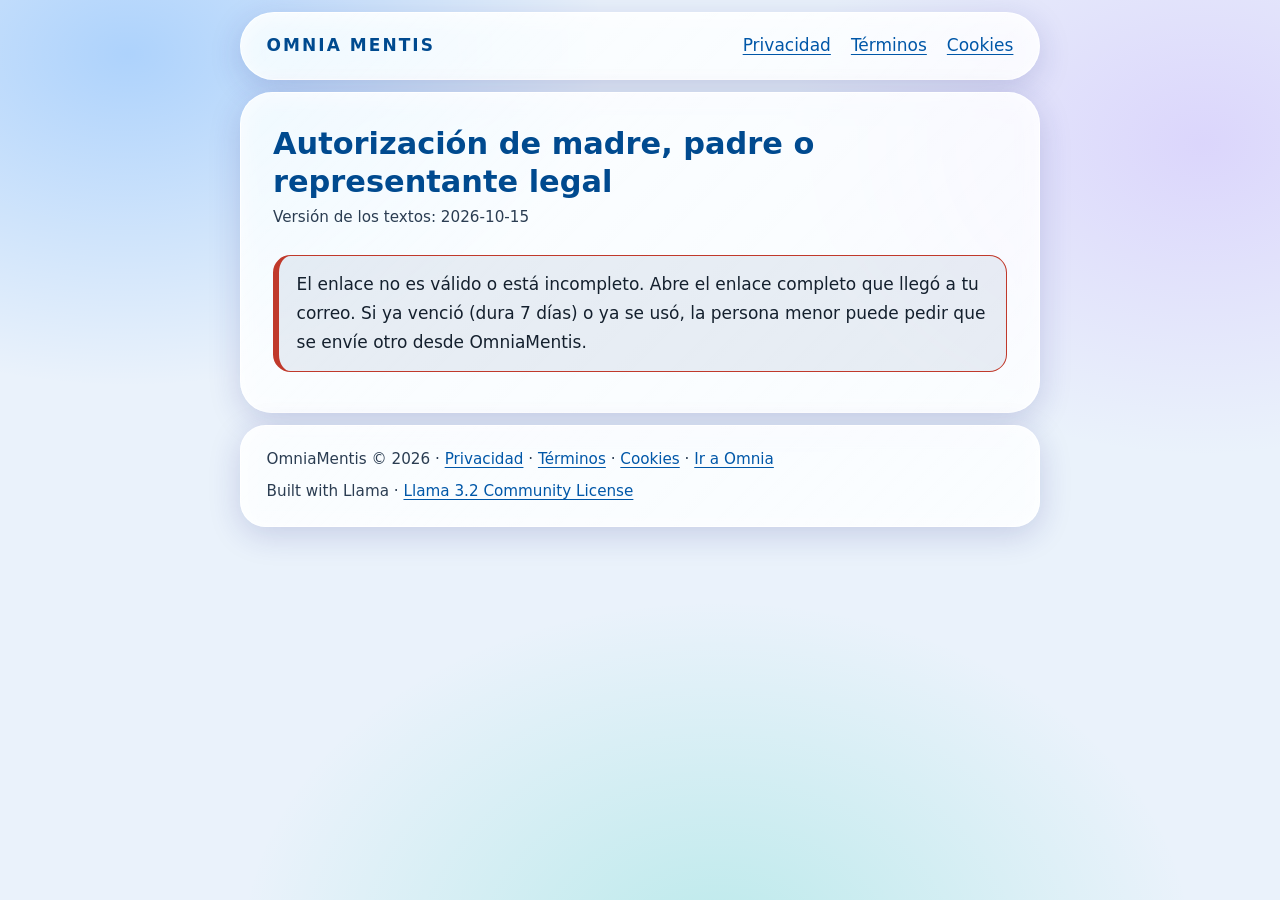
<file: manifestation/web_interface/representante.html>
<!DOCTYPE html>
<!--
* UBICACIÓN: OmniaMentis/manifestation/web_interface/representante.html
* PROPÓSITO: Página a la que llega la madre, el padre o el representante legal
*            de una persona de 13-14 años desde el enlace de su correo, para
*            confirmar (o no) la cuenta. Consentimiento verificable (Art. 25
*            LOPDP, según la resolución del especialista legal 2026-10-14).
* VERSIÓN: 1.0.0   FECHA: 2026-10-14
* DECISIONES
*   - El token viaja en el FRAGMENTO de la URL (#t=...): el navegador no lo
*     envía en la petición HTTP, así que no queda en logs de servidores. Se
*     lee una vez y se quita de la barra de direcciones.
*   - Doble casilla: (1) Términos y Privacidad; (2) autorización expresa sobre
*     datos de salud y estado emocional EN NOMBRE de la persona menor.
*   - Sin localStorage/cookies: la página no guarda nada.
*   - Todo texto del servidor se pinta con textContent.
*   - TERMS_VERSION debe coincidir con accounts.py y las páginas legales.
-->
<html lang="es">
<head>
<meta charset="UTF-8">
<meta name="viewport" content="width=device-width, initial-scale=1">
<meta name="robots" content="noindex, nofollow">
<meta name="referrer" content="no-referrer">
<title>Autorización del representante — OmniaMentis</title>
<meta name="description" content="Confirma como madre, padre o representante legal la cuenta de una persona de 13 o 14 años en OmniaMentis.">
<link rel="stylesheet" href="legal/legal.css">
<style>
  .form { display: flex; flex-direction: column; gap: 1rem; margin-top: 1.25rem; }
  .check { display: flex; gap: .7rem; align-items: flex-start; padding: .8rem 1rem;
           background: var(--panel); border: 1px solid var(--border); border-radius: 1rem; }
  .check input { margin-top: .4rem; width: 1.15rem; height: 1.15rem; flex-shrink: 0; accent-color: var(--accent); }
  .check label { cursor: pointer; }
  .btn { font: inherit; font-weight: 700; padding: .8rem 1.4rem; border-radius: 999px; cursor: pointer;
         border: 2px solid var(--accent); background: var(--accent); color: #001018; }
  .btn:disabled { opacity: .55; cursor: not-allowed; }
  .btn.secondary { background: transparent; color: var(--text); border-color: var(--border); }
  .status { padding: .9rem 1.1rem; border-radius: 1.1rem; border: 1px solid var(--border);
            border-left-width: 6px; background: var(--panel); }
  .status.ok { border-color: #1f9d55; }
  .status.err { border-color: #c0392b; }
  .status[hidden], .form[hidden] { display: none !important; }
</style>
</head>
<body>
<a class="skip" href="#contenido">Saltar al contenido</a>
<header class="top">
  <a class="brand" href="omnia_dashboard.html">OMNIA MENTIS</a>
  <nav aria-label="Textos legales">
    <ul class="nav">
      <li><a href="legal/privacidad.html" target="_blank" rel="noopener">Privacidad</a></li>
      <li><a href="legal/terminos.html" target="_blank" rel="noopener">Términos</a></li>
      <li><a href="legal/cookies.html" target="_blank" rel="noopener">Cookies</a></li>
    </ul>
  </nav>
</header>

<main id="contenido">
<h1>Autorización de madre, padre o representante legal</h1>
<p class="meta">Versión de los textos: 2026-10-15</p>

<div id="status" class="status" role="status" aria-live="polite" hidden></div>

<section id="info">
  <p>Una persona de <strong>13 o 14 años</strong> quiere crear una cuenta en OmniaMentis, una inteligencia artificial conversacional
  experimental. En Ecuador, a esa edad el consentimiento para tratar sus datos personales debe darlo su representante legal. Tú
  recibiste este enlace porque se indicó tu correo para hacerlo.</p>

  <h2 id="que-autorizas">Qué autorizas</h2>
  <ul>
    <li>Que se cree la cuenta y se guarde lo necesario para que funcione: correo, nombre opcional, rango de edad y la memoria que Omnia construye con la conversación.</li>
    <li>Que se traten <strong>datos de salud y de estado emocional</strong> que la persona menor decida contarle a Omnia (tristeza, duelo, ansiedad, etc.).</li>
    <li>Que los mensajes que toquen temas de riesgo puedan ser revisados por una persona del equipo (lo explica la política de privacidad). Si el sistema detecta un riesgo crítico, muestra de inmediato el ECU 911 y la línea de ayuda 171, opción 6.</li>
  </ul>
  <div class="callout" role="note">
    <p><strong>OmniaMentis no realiza diagnóstico ni tratamiento clínico y no es un canal de emergencia.</strong> No sustituye a un profesional de la salud.
    En una emergencia llama al 911.</p>
  </div>
  <p>Puedes retirar esta autorización en cualquier momento escribiendo a
  <a href="mailto:contacto.omniamentis@gmail.com">contacto.omniamentis@gmail.com</a>; la cuenta y sus datos se borran. La persona menor también puede borrarla desde su perfil.
  Si no reconoces esta solicitud, no hagas nada: la cuenta no se activará y se borrará sola.</p>
  <p>Lee los textos completos: <a href="legal/privacidad.html" target="_blank" rel="noopener">Política de privacidad</a> y
  <a href="legal/terminos.html" target="_blank" rel="noopener">Términos y condiciones</a> (se abren en otra pestaña).</p>
</section>

<form id="form" class="form" novalidate>
  <div class="check">
    <input type="checkbox" id="cTerms" aria-required="true">
    <label for="cTerms">Soy la madre, el padre o el representante legal de la persona menor. He leído y acepto los
      <a href="legal/terminos.html" target="_blank" rel="noopener">Términos y condiciones</a> y la
      <a href="legal/privacidad.html" target="_blank" rel="noopener">Política de privacidad</a>, y autorizo que cree su cuenta.</label>
  </div>
  <div class="check">
    <input type="checkbox" id="cSensitive" aria-required="true">
    <label for="cSensitive">En nombre de la persona menor, autorizo de forma expresa el tratamiento de sus datos de salud y estado
      emocional para la gestión conversacional con OmniaMentis.</label>
  </div>
  <button class="btn" id="btn" type="submit">Confirmar autorización</button>
</form>
</main>

<footer class="foot">
  <p>OmniaMentis © 2026 · <a href="legal/privacidad.html">Privacidad</a> · <a href="legal/terminos.html">Términos</a> · <a href="legal/cookies.html">Cookies</a> · <a href="omnia_dashboard.html">Ir a Omnia</a></p>
  <p>Built with Llama · <a href="legal/terminos.html#llama">Llama 3.2 Community License</a></p>
</footer>

<script>
(function () {
  'use strict';
  // Debe coincidir con TERMS_VERSION de accounts.py y con las páginas legales.
  var TERMS_VERSION = '2026-10-15';
  // La API usa el mismo host con el que se abrió la página (ver omnia_dashboard.html).
  var API = 'http://' + (location.hostname || '127.0.0.1') + ':8000';
  var $ = function (id) { return document.getElementById(id); };

  // Lee el token del fragmento y lo quita de la barra de direcciones.
  var token = '';
  var m = /(?:^#|&)t=([A-Za-z0-9_-]{20,128})(?:&|$)/.exec(location.hash || '');
  if (m) token = m[1];
  try { history.replaceState(null, '', location.pathname + location.search); } catch (e) {}

  function status(text, kind) {
    var el = $('status');
    el.textContent = text;
    el.className = 'status' + (kind ? ' ' + kind : '');
    el.hidden = false;
  }

  if (!token) {
    $('form').hidden = true;
    $('info').hidden = true;
    status('El enlace no es válido o está incompleto. Abre el enlace completo que llegó a tu correo. ' +
           'Si ya venció (dura 7 días) o ya se usó, la persona menor puede pedir que se envíe otro desde OmniaMentis.', 'err');
    return;
  }

  var busy = false;
  $('form').addEventListener('submit', function (e) {
    e.preventDefault();
    if (busy) return;
    if (!$('cTerms').checked) { status('Marca la primera casilla para continuar.', 'err'); $('cTerms').focus(); return; }
    if (!$('cSensitive').checked) { status('Marca la segunda casilla (datos de salud y estado emocional) para continuar.', 'err'); $('cSensitive').focus(); return; }
    busy = true; $('btn').disabled = true;
    status('Enviando…');

    var ctrl = new AbortController();
    var timer = setTimeout(function () { ctrl.abort(); }, 20000);
    fetch(API + '/api/account/guardian/confirm', {
      method: 'POST',
      headers: { 'Content-Type': 'application/json' },
      body: JSON.stringify({
        token: token,
        consent: { version: TERMS_VERSION, terms: true, sensitive: true }
      }),
      signal: ctrl.signal
    }).then(function (r) {
      return r.json().catch(function () { return {}; }).then(function (data) { return { ok: r.ok, status: r.status, data: data }; });
    }).then(function (res) {
      if (res.ok) {
        token = '';
        $('form').hidden = true;
        $('info').hidden = true;
        status('Listo. Autorización registrada: la cuenta ya puede iniciar sesión. Gracias. ' +
               'Puedes cerrar esta página.', 'ok');
        return;
      }
      busy = false; $('btn').disabled = false;
      var msg = (res.data && res.data.message) || ('Error inesperado (' + res.status + ').');
      if (res.data && res.data.error === 'guardian_token_invalid') {
        $('form').hidden = true;
        if (!/[.!?]$/.test(msg)) msg += '.';
        msg += ' Si necesitas un enlace nuevo, la persona menor puede pedirlo desde OmniaMentis al intentar entrar.';
      }
      status(msg, 'err');
    }).catch(function () {
      busy = false; $('btn').disabled = false;
      status('No se pudo contactar con el servidor. Revisa tu conexión e inténtalo de nuevo.', 'err');
    }).then(function () { clearTimeout(timer); });
  });
})();
</script>
</body>
</html>
</file>
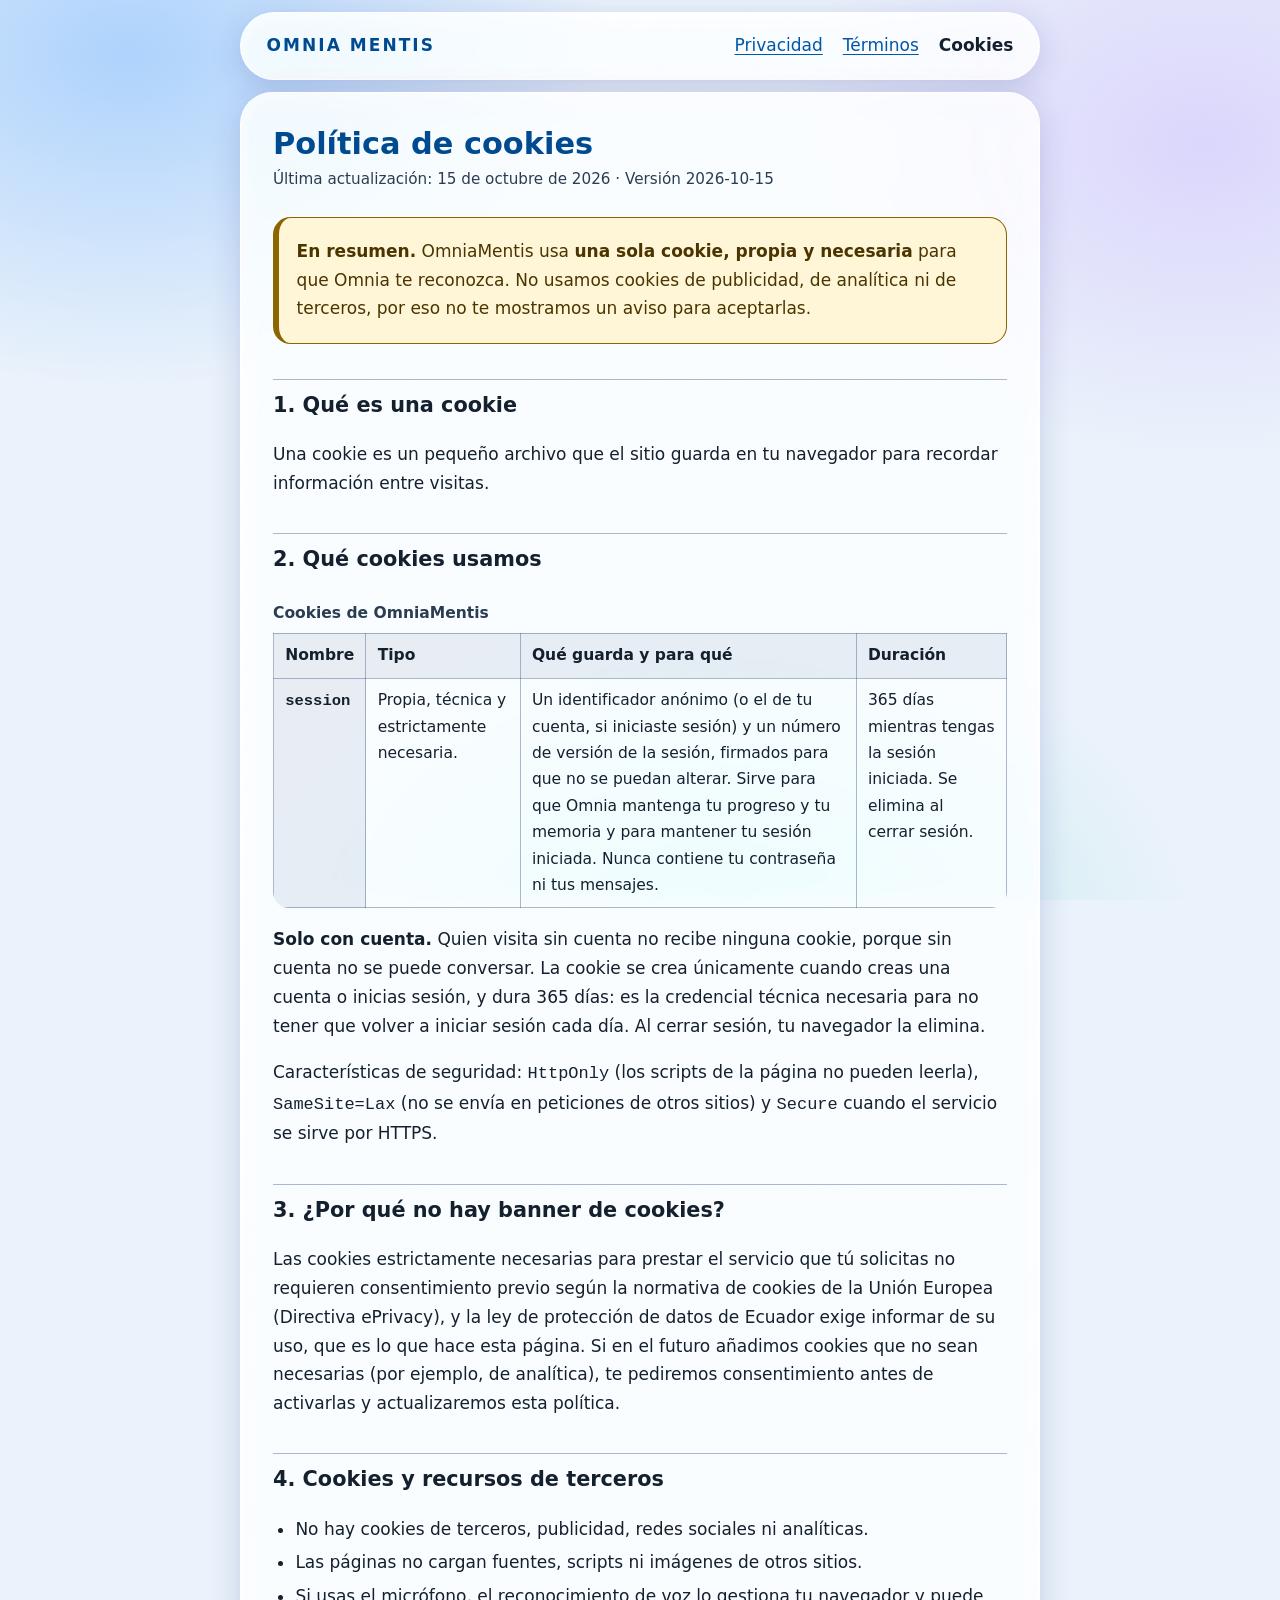
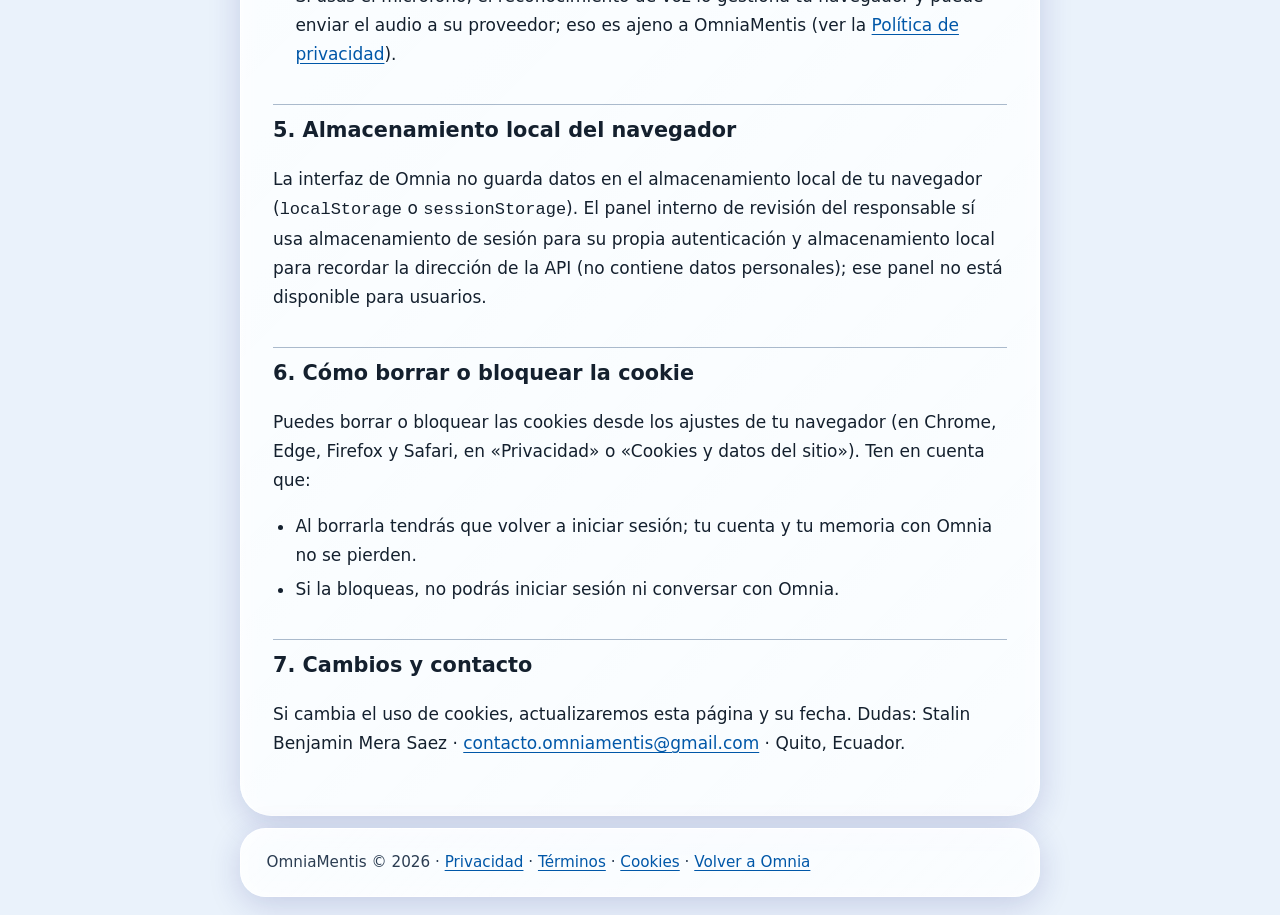
<file: manifestation/web_interface/legal/cookies.html>
<!DOCTYPE html>
<!--
* UBICACIÓN: OmniaMentis/manifestation/web_interface/legal/cookies.html
* PROPÓSITO: Política de cookies y almacenamiento local de OmniaMentis.
* VERSIÓN DE LOS TEXTOS: 2026-10-15 (ver TERMS_VERSION en accounts.py).
* BASE: el servicio solo usa una cookie propia, técnica y necesaria (sesión
*   firmada de Flask, HttpOnly, SameSite=Lax, 365 días). No hay analíticas,
*   publicidad ni terceros, por lo que no se muestra un banner de
*   consentimiento. Si algún día se añade algo no necesario, hay que pedir
*   consentimiento previo y actualizar esta página.
* AVISO: no es asesoría legal; debe revisarlo un abogado.
-->
<html lang="es">
<head>
<meta charset="UTF-8">
<meta name="viewport" content="width=device-width, initial-scale=1">
<title>Política de cookies — OmniaMentis</title>
<meta name="description" content="Qué cookies usa OmniaMentis, para qué sirven y cómo borrarlas.">
<link rel="stylesheet" href="legal.css">
</head>
<body>
<a class="skip" href="#contenido">Saltar al contenido</a>
<header class="top">
  <a class="brand" href="../omnia_dashboard.html">OMNIA MENTIS</a>
  <nav aria-label="Textos legales">
    <ul class="nav">
      <li><a href="privacidad.html">Privacidad</a></li>
      <li><a href="terminos.html">Términos</a></li>
      <li><a href="cookies.html" aria-current="page">Cookies</a></li>
    </ul>
  </nav>
</header>

<main id="contenido">
<h1>Política de cookies</h1>
<p class="meta">Última actualización: 15 de octubre de 2026 · Versión 2026-10-15</p>

<div class="callout" role="note">
  <p><strong>En resumen.</strong> OmniaMentis usa <strong>una sola cookie, propia y necesaria</strong> para que Omnia te reconozca.
  No usamos cookies de publicidad, de analítica ni de terceros, por eso no te mostramos un aviso para aceptarlas.</p>
</div>

<h2 id="que-son">1. Qué es una cookie</h2>
<p>Una cookie es un pequeño archivo que el sitio guarda en tu navegador para recordar información entre visitas.</p>

<h2 id="usamos">2. Qué cookies usamos</h2>
<div class="table-wrap">
<table>
  <caption>Cookies de OmniaMentis</caption>
  <thead>
    <tr><th scope="col">Nombre</th><th scope="col">Tipo</th><th scope="col">Qué guarda y para qué</th><th scope="col">Duración</th></tr>
  </thead>
  <tbody>
    <tr>
      <th scope="row"><code>session</code></th>
      <td>Propia, técnica y estrictamente necesaria.</td>
      <td>Un identificador anónimo (o el de tu cuenta, si iniciaste sesión) y un número de versión de la sesión, firmados para que no se puedan alterar. Sirve para que Omnia mantenga tu progreso y tu memoria y para mantener tu sesión iniciada. Nunca contiene tu contraseña ni tus mensajes.</td>
      <td>365 días mientras tengas la sesión iniciada. Se elimina al cerrar sesión.</td>
    </tr>
  </tbody>
</table>
</div>
<p><strong>Solo con cuenta.</strong> Quien visita sin cuenta no recibe ninguna cookie, porque sin cuenta no se puede conversar. La cookie se crea únicamente cuando creas una cuenta o inicias sesión, y dura 365 días: es la credencial técnica necesaria para no tener que volver a iniciar sesión cada día. Al cerrar sesión, tu navegador la elimina.</p>
<p>Características de seguridad: <code>HttpOnly</code> (los scripts de la página no pueden leerla), <code>SameSite=Lax</code> (no se envía en peticiones de otros sitios) y <code>Secure</code> cuando el servicio se sirve por HTTPS.</p>

<h2 id="consentimiento">3. ¿Por qué no hay banner de cookies?</h2>
<p>Las cookies estrictamente necesarias para prestar el servicio que tú solicitas no requieren consentimiento previo según la
normativa de cookies de la Unión Europea (Directiva ePrivacy), y la ley de protección de datos de Ecuador exige informar de su
uso, que es lo que hace esta página. Si en el futuro añadimos cookies que no sean necesarias (por ejemplo, de analítica), te
pediremos consentimiento antes de activarlas y actualizaremos esta política.</p>

<h2 id="terceros">4. Cookies y recursos de terceros</h2>
<ul>
  <li>No hay cookies de terceros, publicidad, redes sociales ni analíticas.</li>
  <li>Las páginas no cargan fuentes, scripts ni imágenes de otros sitios.</li>
  <li>Si usas el micrófono, el reconocimiento de voz lo gestiona tu navegador y puede enviar el audio a su proveedor; eso es ajeno a OmniaMentis (ver la <a href="privacidad.html#terceros">Política de privacidad</a>).</li>
</ul>

<h2 id="almacenamiento">5. Almacenamiento local del navegador</h2>
<p>La interfaz de Omnia no guarda datos en el almacenamiento local de tu navegador (<code>localStorage</code> o
<code>sessionStorage</code>). El panel interno de revisión del responsable sí usa almacenamiento de sesión para su propia
autenticación y almacenamiento local para recordar la dirección de la API (no contiene datos personales); ese panel no está
disponible para usuarios.</p>

<h2 id="borrar">6. Cómo borrar o bloquear la cookie</h2>
<p>Puedes borrar o bloquear las cookies desde los ajustes de tu navegador (en Chrome, Edge, Firefox y Safari, en «Privacidad» o
«Cookies y datos del sitio»). Ten en cuenta que:</p>
<ul>
  <li>Al borrarla tendrás que volver a iniciar sesión; tu cuenta y tu memoria con Omnia no se pierden.</li>
  <li>Si la bloqueas, no podrás iniciar sesión ni conversar con Omnia.</li>
</ul>

<h2 id="cambios">7. Cambios y contacto</h2>
<p>Si cambia el uso de cookies, actualizaremos esta página y su fecha. Dudas: Stalin Benjamin Mera Saez ·
<a href="mailto:contacto.omniamentis@gmail.com">contacto.omniamentis@gmail.com</a> · Quito, Ecuador.</p>
</main>

<footer class="foot">
  <p>OmniaMentis © 2026 · <a href="privacidad.html">Privacidad</a> · <a href="terminos.html">Términos</a> · <a href="cookies.html">Cookies</a> · <a href="../omnia_dashboard.html">Volver a Omnia</a></p>
</footer>
</body>
</html>
</file>
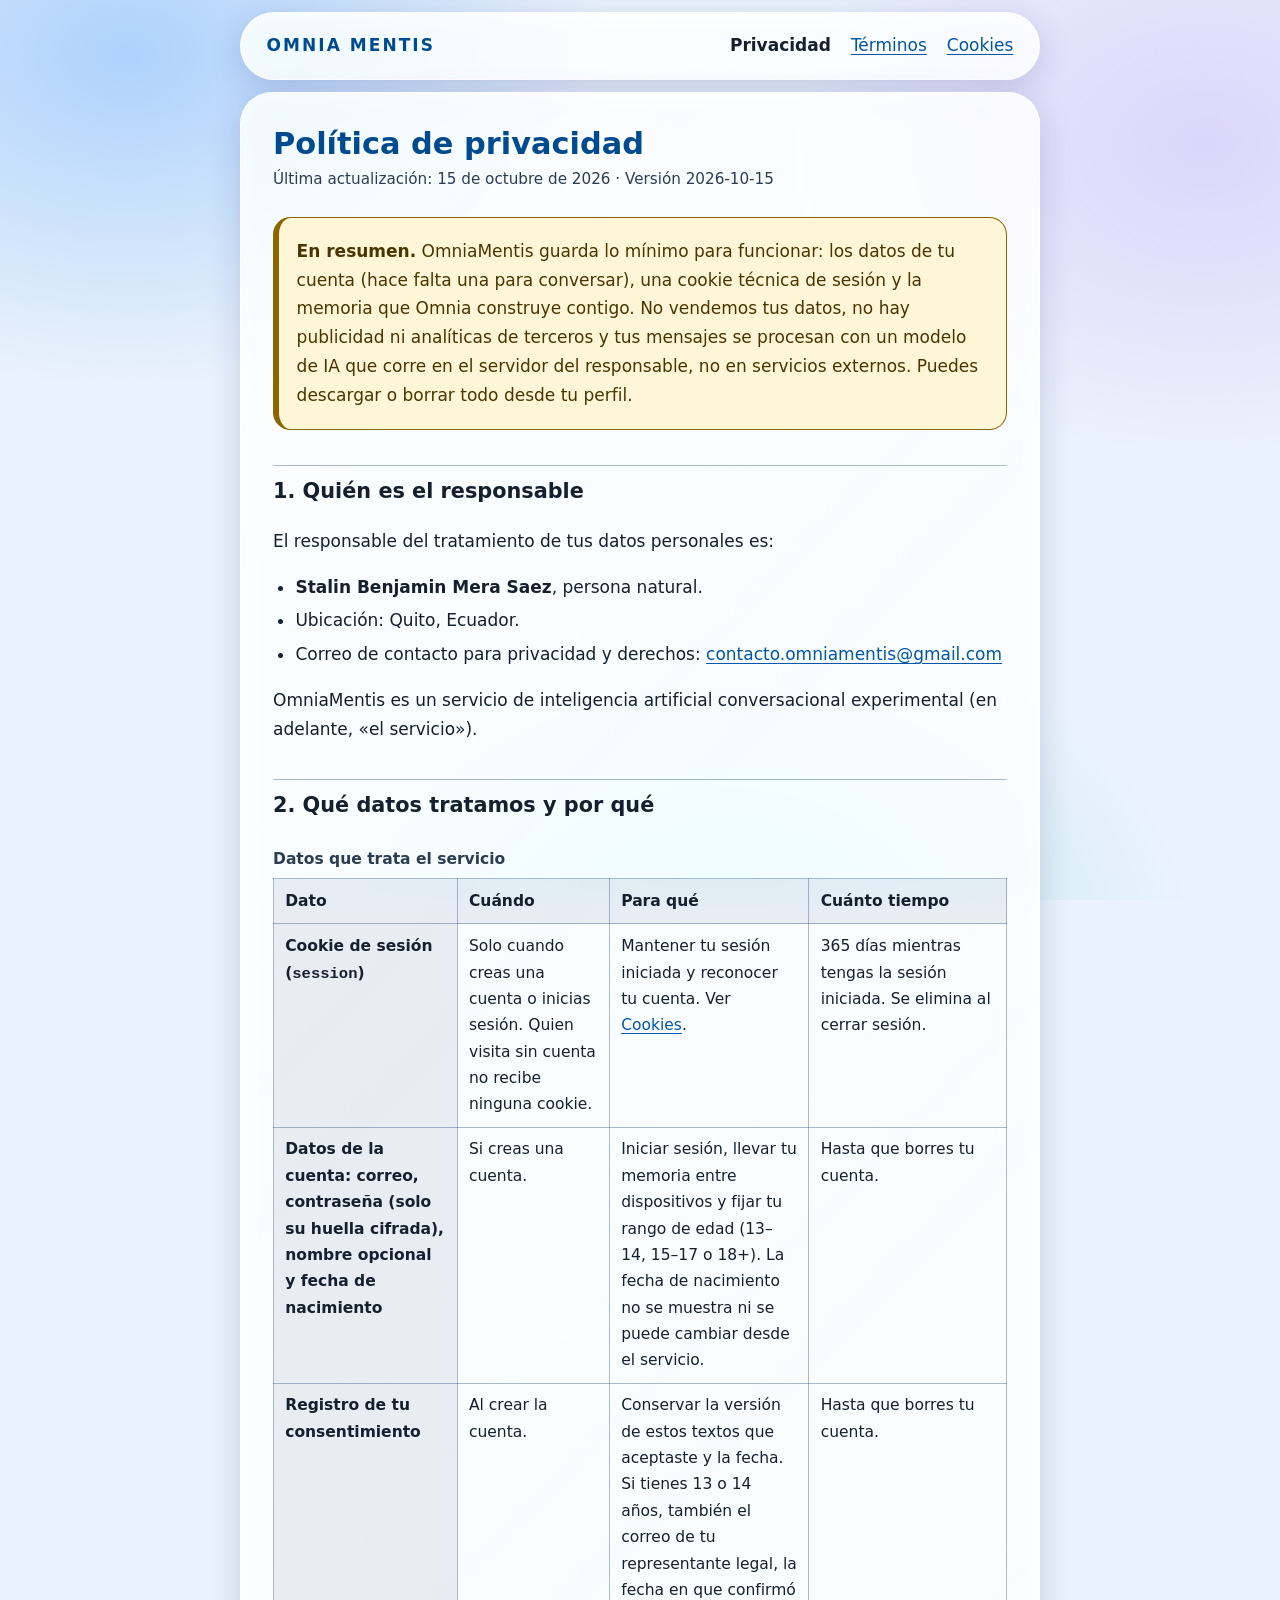
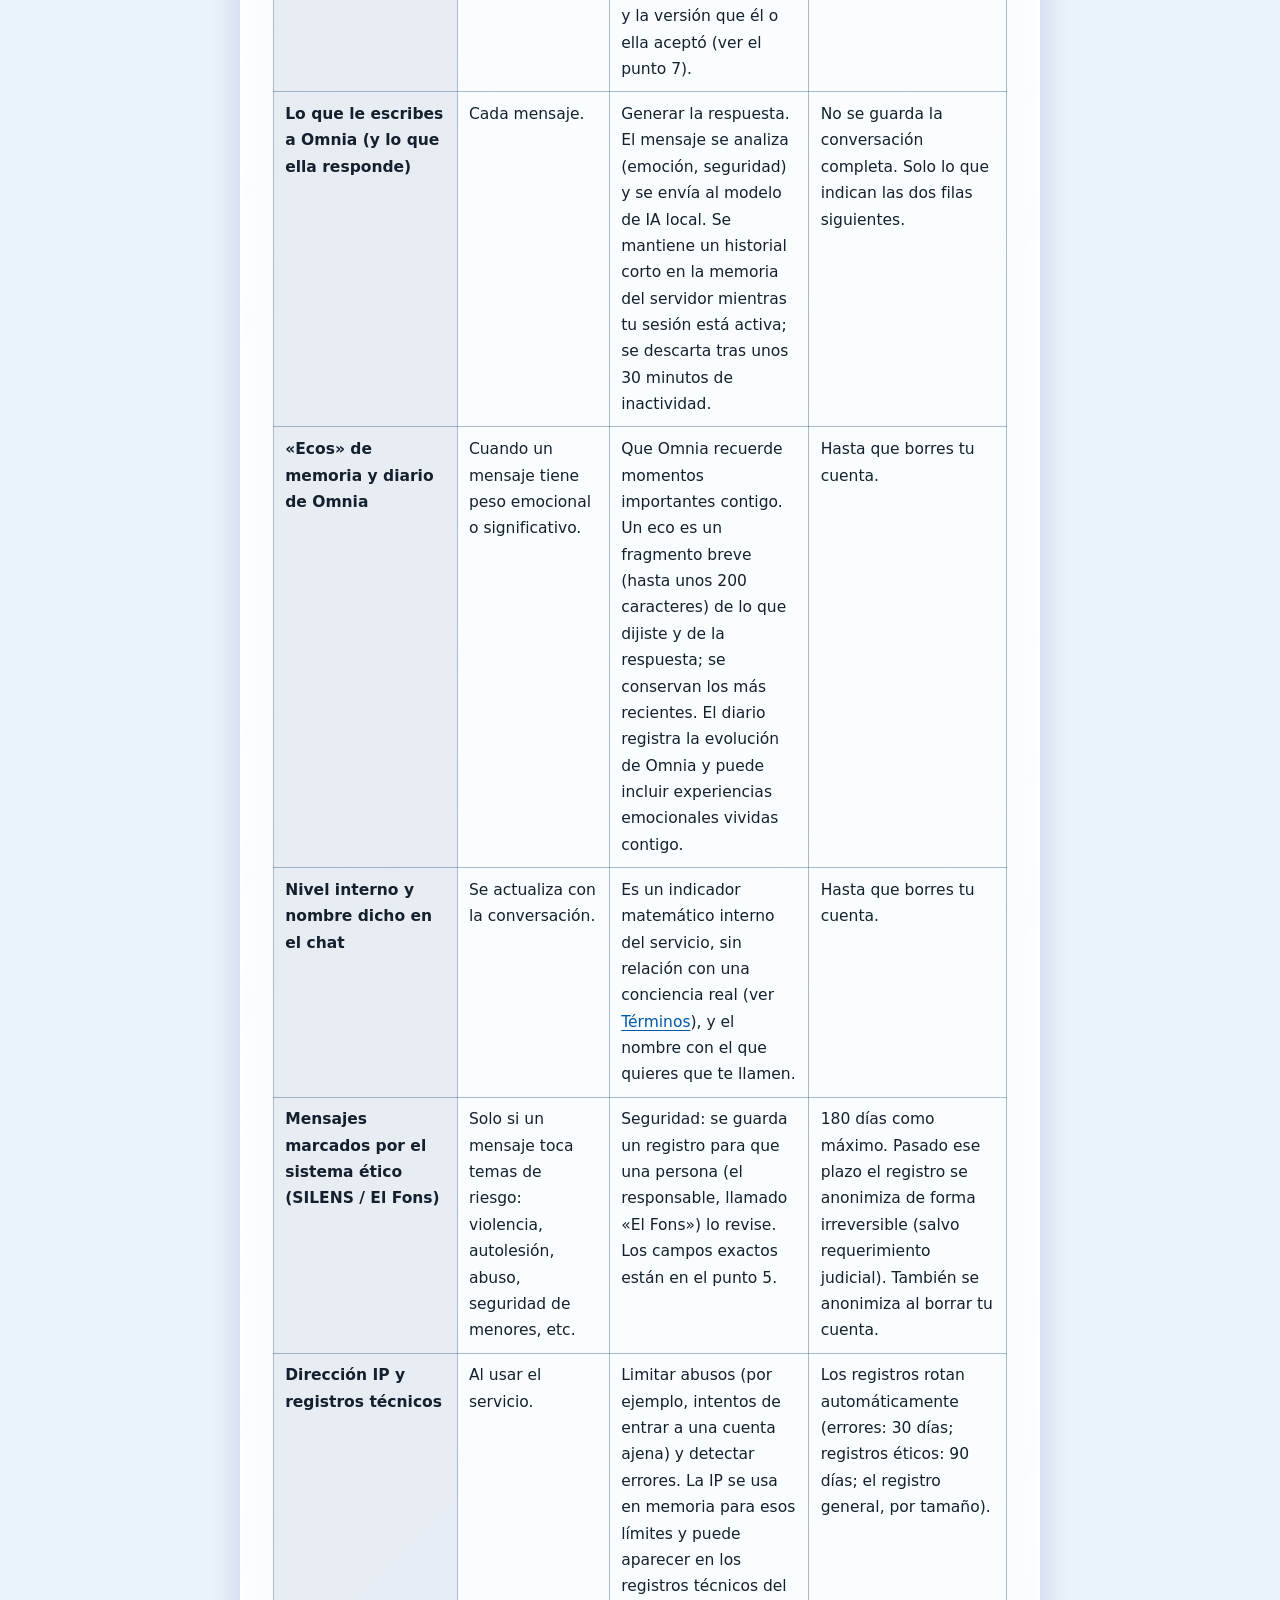
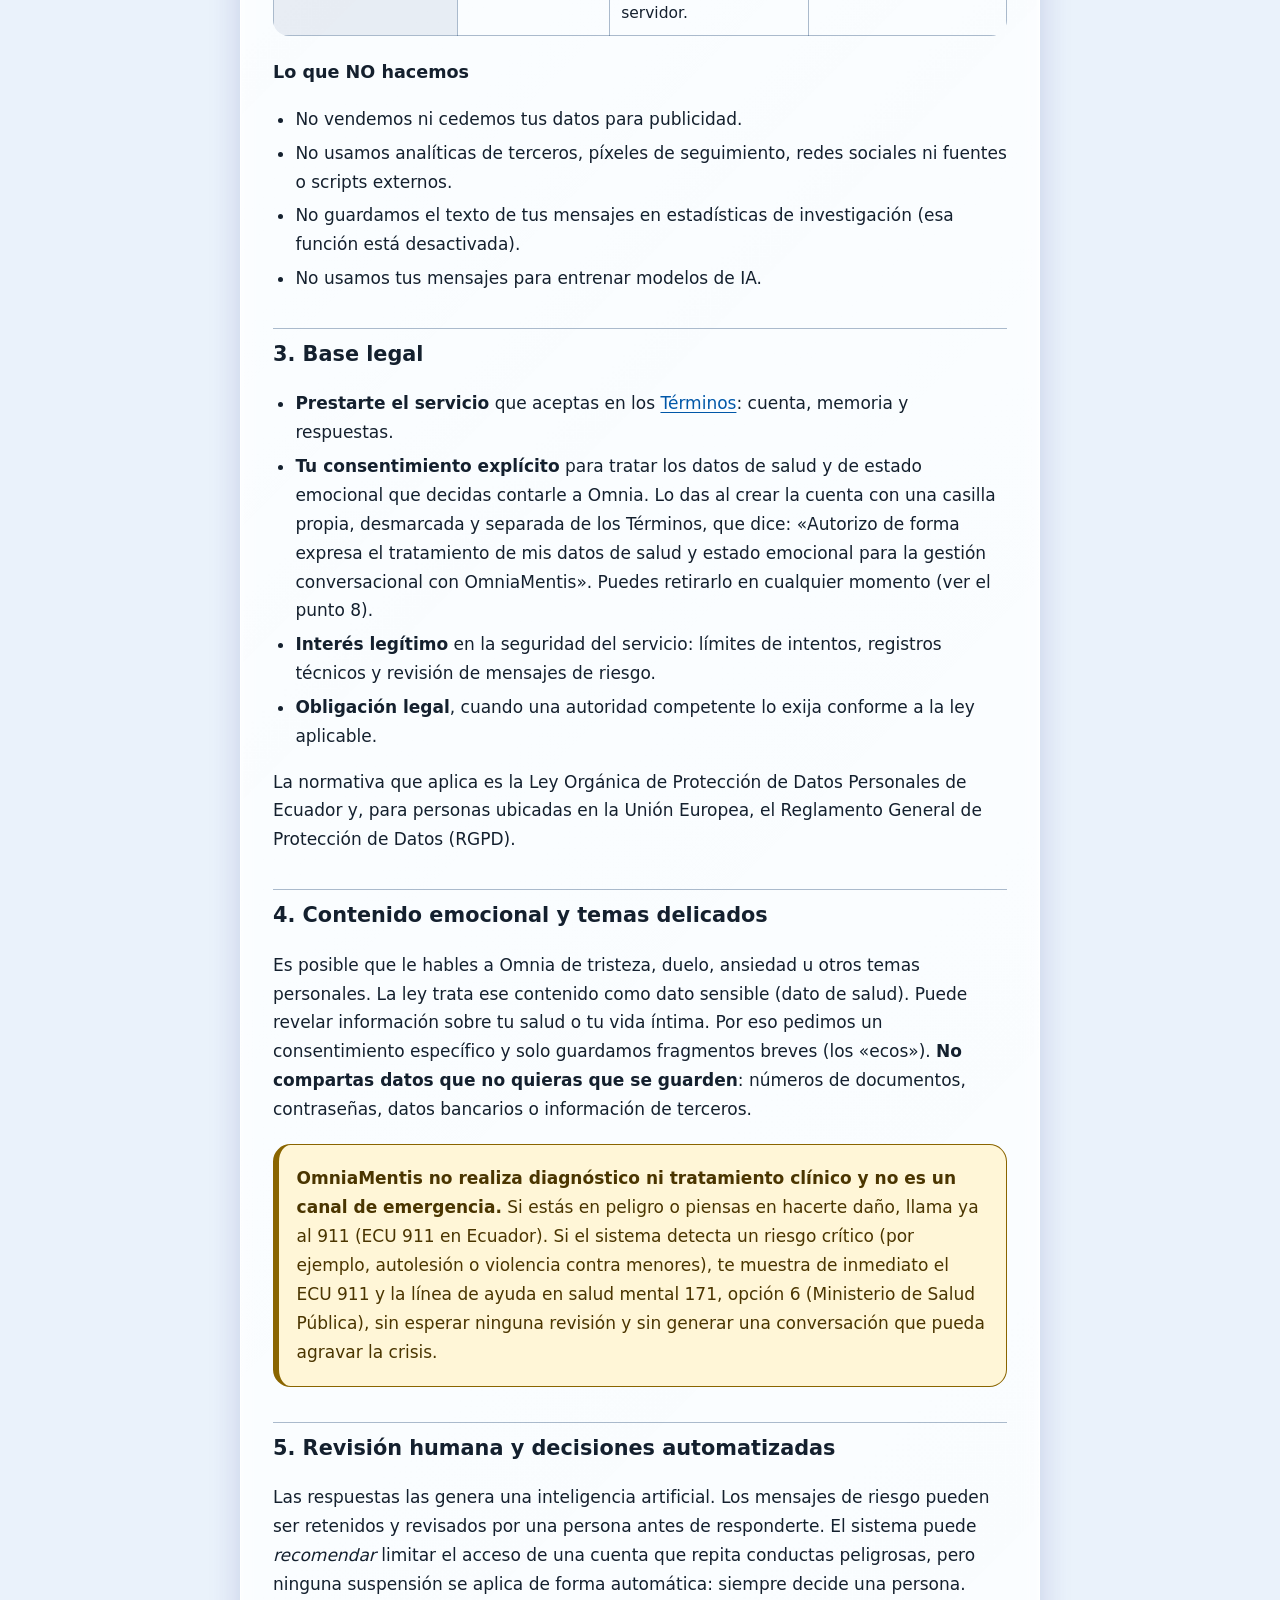
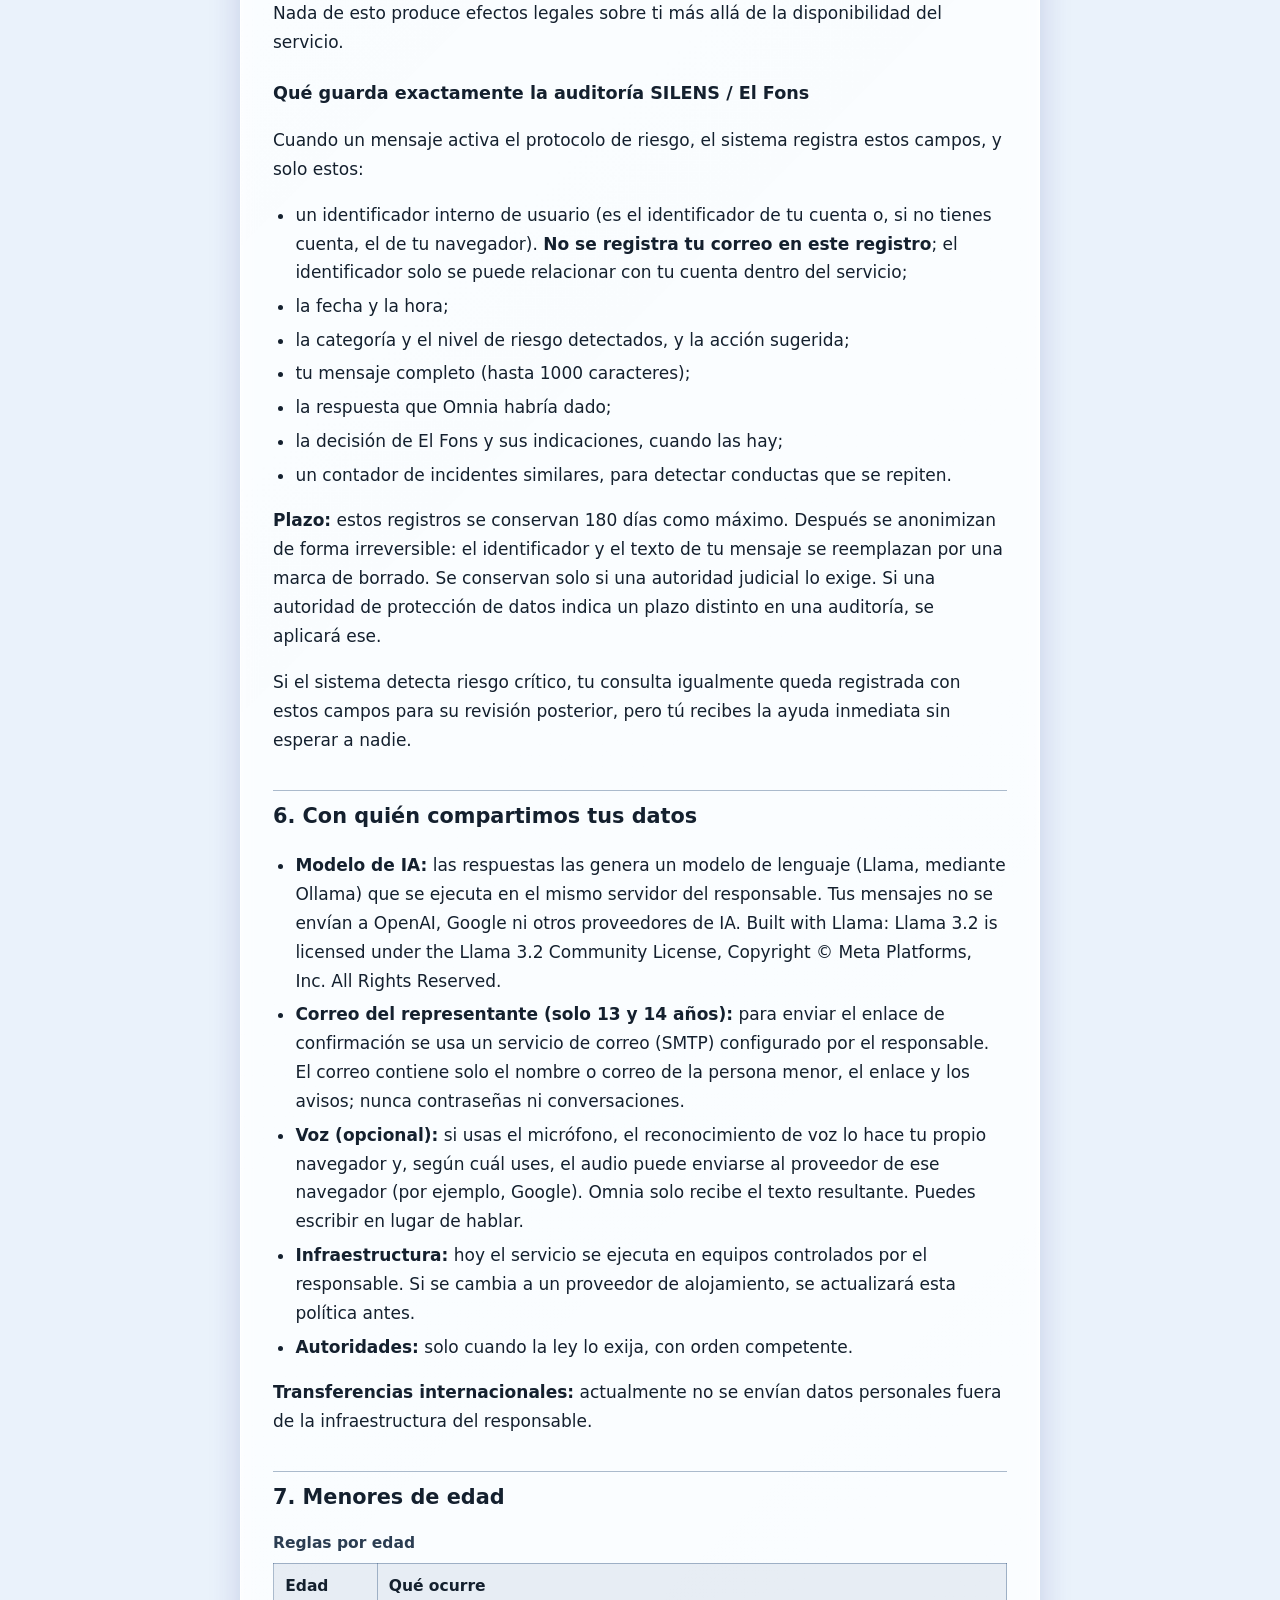
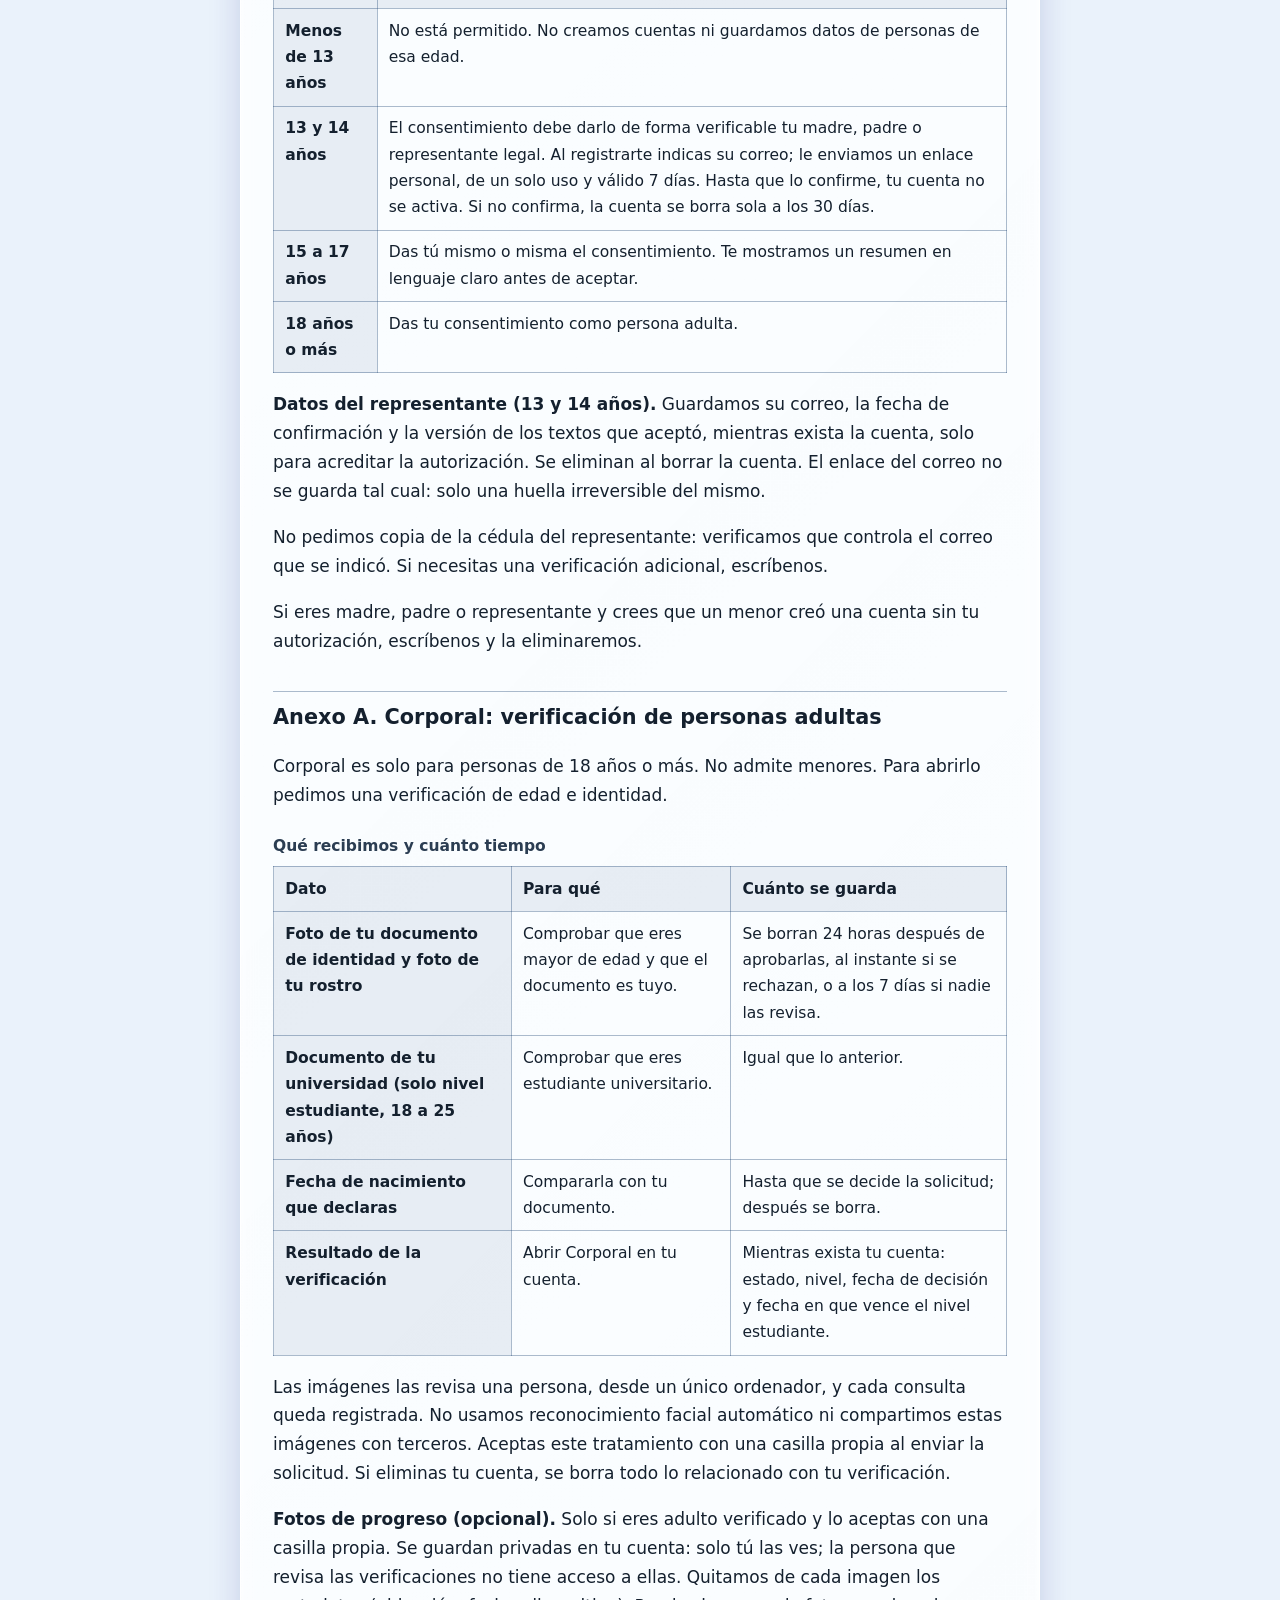
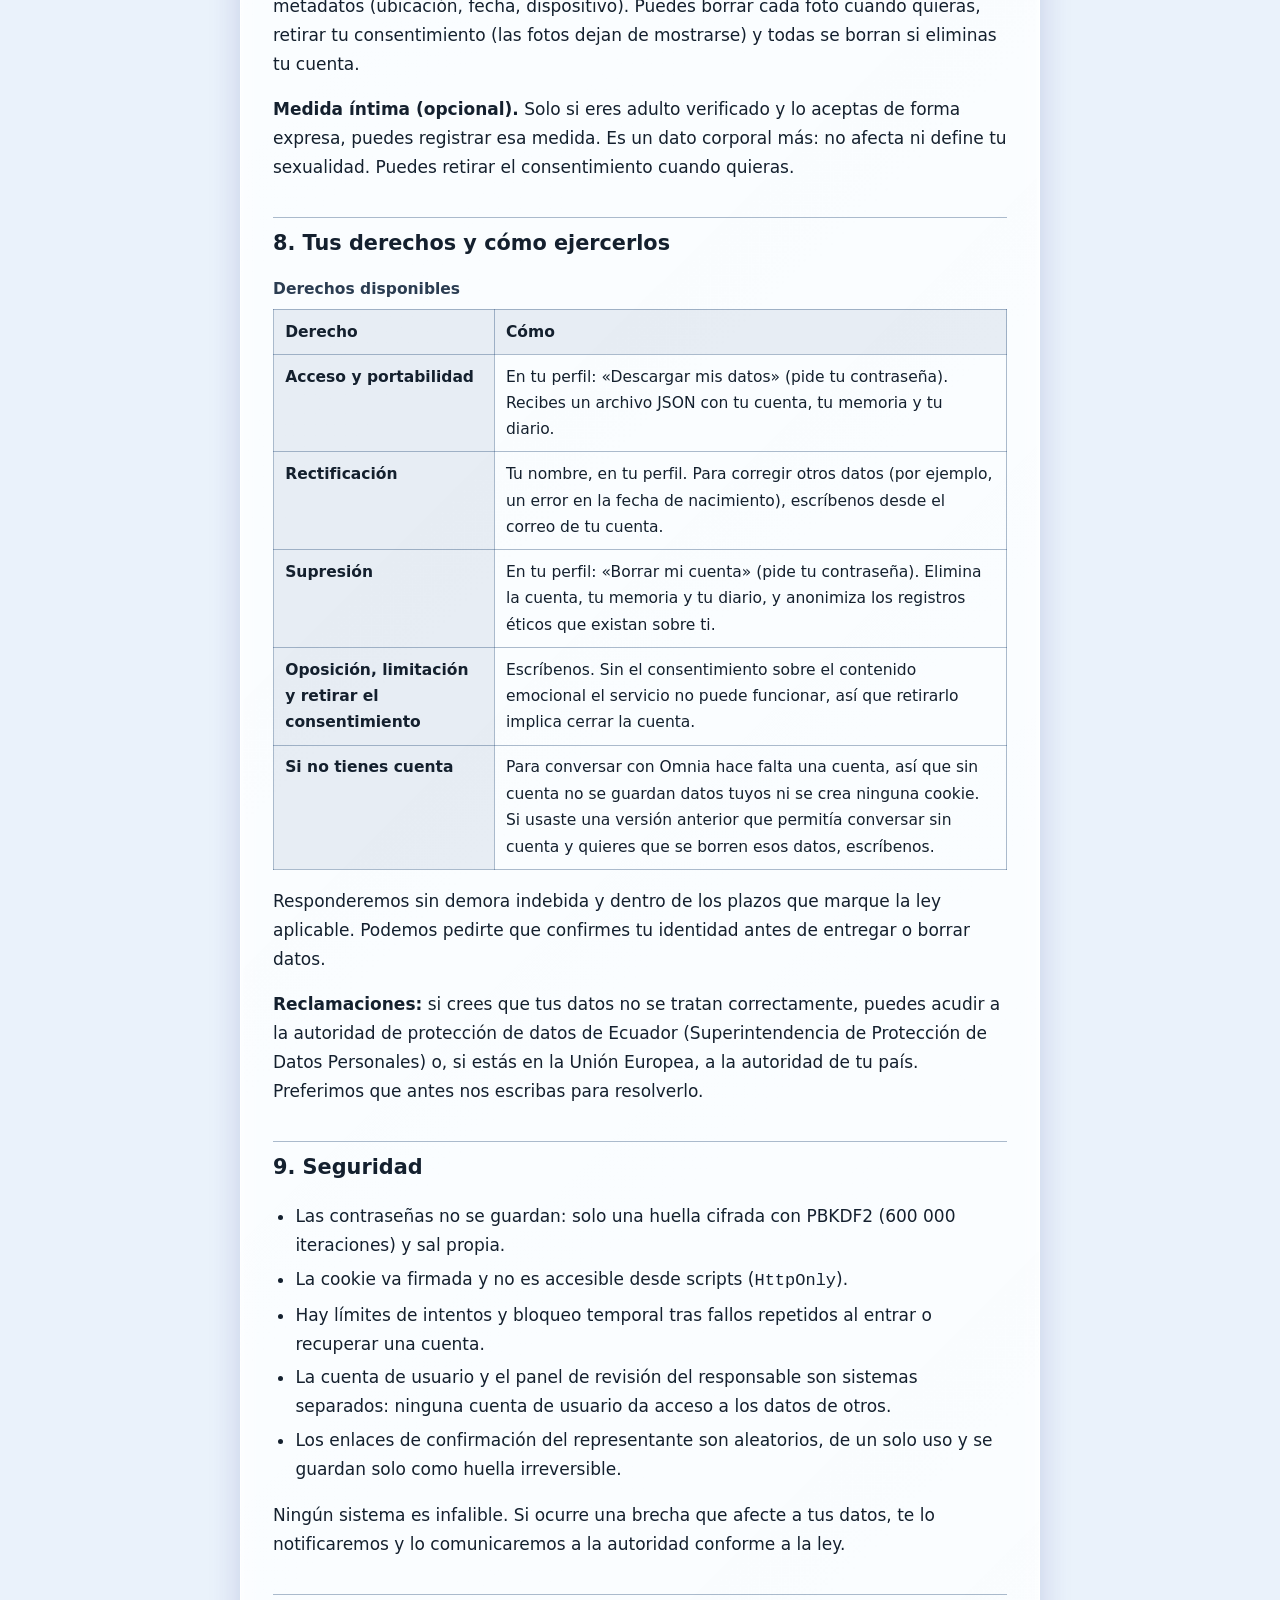
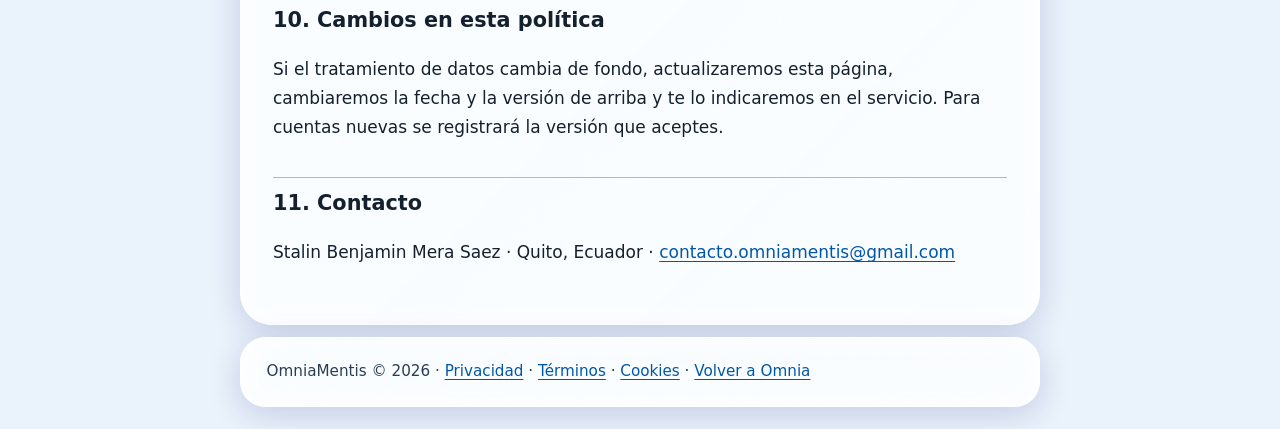
<file: manifestation/web_interface/legal/privacidad.html>
<!DOCTYPE html>
<!--
* UBICACIÓN: OmniaMentis/manifestation/web_interface/legal/privacidad.html
* PROPÓSITO: Política de privacidad de OmniaMentis.
* VERSIÓN DE LOS TEXTOS: 2026-10-15 (debe coincidir con TERMS_VERSION en
*   src/core/auth/accounts.py y con TERMS_VERSION en omnia_dashboard.html).
* AVISO: texto redactado a partir de lo que el código realmente hace. NO es
*   asesoría legal: debe revisarlo un abogado de protección de datos antes de
*   publicar el servicio. Si cambia el tratamiento de datos, se actualiza aquí
*   y se sube TERMS_VERSION.
-->
<html lang="es">
<head>
<meta charset="UTF-8">
<meta name="viewport" content="width=device-width, initial-scale=1">
<title>Política de privacidad — OmniaMentis</title>
<meta name="description" content="Qué datos trata OmniaMentis, para qué, por cuánto tiempo y cómo ejercer tus derechos.">
<link rel="stylesheet" href="legal.css">
</head>
<body>
<a class="skip" href="#contenido">Saltar al contenido</a>
<header class="top">
  <a class="brand" href="../omnia_dashboard.html">OMNIA MENTIS</a>
  <nav aria-label="Textos legales">
    <ul class="nav">
      <li><a href="privacidad.html" aria-current="page">Privacidad</a></li>
      <li><a href="terminos.html">Términos</a></li>
      <li><a href="cookies.html">Cookies</a></li>
    </ul>
  </nav>
</header>

<main id="contenido">
<h1>Política de privacidad</h1>
<p class="meta">Última actualización: 15 de octubre de 2026 · Versión 2026-10-15</p>

<div class="callout" role="note">
  <p><strong>En resumen.</strong> OmniaMentis guarda lo mínimo para funcionar: los datos de tu cuenta (hace falta una para
  conversar), una cookie técnica de sesión y la memoria que Omnia construye contigo. No vendemos tus datos, no hay publicidad ni analíticas de terceros y
  tus mensajes se procesan con un modelo de IA que corre en el servidor del responsable, no en servicios externos.
  Puedes descargar o borrar todo desde tu perfil.</p>
</div>

<h2 id="responsable">1. Quién es el responsable</h2>
<p>El responsable del tratamiento de tus datos personales es:</p>
<ul>
  <li><strong>Stalin Benjamin Mera Saez</strong>, persona natural.</li>
  <li>Ubicación: Quito, Ecuador.</li>
  <li>Correo de contacto para privacidad y derechos: <a href="mailto:contacto.omniamentis@gmail.com">contacto.omniamentis@gmail.com</a></li>
</ul>
<p>OmniaMentis es un servicio de inteligencia artificial conversacional experimental (en adelante, «el servicio»).</p>

<h2 id="datos">2. Qué datos tratamos y por qué</h2>
<div class="table-wrap">
<table>
  <caption>Datos que trata el servicio</caption>
  <thead>
    <tr><th scope="col">Dato</th><th scope="col">Cuándo</th><th scope="col">Para qué</th><th scope="col">Cuánto tiempo</th></tr>
  </thead>
  <tbody>
    <tr>
      <th scope="row">Cookie de sesión (<code>session</code>)</th>
      <td>Solo cuando creas una cuenta o inicias sesión. Quien visita sin cuenta no recibe ninguna cookie.</td>
      <td>Mantener tu sesión iniciada y reconocer tu cuenta. Ver <a href="cookies.html">Cookies</a>.</td>
      <td>365 días mientras tengas la sesión iniciada. Se elimina al cerrar sesión.</td>
    </tr>
    <tr>
      <th scope="row">Datos de la cuenta: correo, contraseña (solo su huella cifrada), nombre opcional y fecha de nacimiento</th>
      <td>Si creas una cuenta.</td>
      <td>Iniciar sesión, llevar tu memoria entre dispositivos y fijar tu rango de edad (13–14, 15–17 o 18+). La fecha de nacimiento no se muestra ni se puede cambiar desde el servicio.</td>
      <td>Hasta que borres tu cuenta.</td>
    </tr>
    <tr>
      <th scope="row">Registro de tu consentimiento</th>
      <td>Al crear la cuenta.</td>
      <td>Conservar la versión de estos textos que aceptaste y la fecha. Si tienes 13 o 14 años, también el correo de tu representante legal, la fecha en que confirmó y la versión que él o ella aceptó (ver el punto 7).</td>
      <td>Hasta que borres tu cuenta.</td>
    </tr>
    <tr>
      <th scope="row">Lo que le escribes a Omnia (y lo que ella responde)</th>
      <td>Cada mensaje.</td>
      <td>Generar la respuesta. El mensaje se analiza (emoción, seguridad) y se envía al modelo de IA local. Se mantiene un historial corto en la memoria del servidor mientras tu sesión está activa; se descarta tras unos 30 minutos de inactividad.</td>
      <td>No se guarda la conversación completa. Solo lo que indican las dos filas siguientes.</td>
    </tr>
    <tr>
      <th scope="row">«Ecos» de memoria y diario de Omnia</th>
      <td>Cuando un mensaje tiene peso emocional o significativo.</td>
      <td>Que Omnia recuerde momentos importantes contigo. Un eco es un fragmento breve (hasta unos 200 caracteres) de lo que dijiste y de la respuesta; se conservan los más recientes. El diario registra la evolución de Omnia y puede incluir experiencias emocionales vividas contigo.</td>
      <td>Hasta que borres tu cuenta.</td>
    </tr>
    <tr>
      <th scope="row">Nivel interno y nombre dicho en el chat</th>
      <td>Se actualiza con la conversación.</td>
      <td>Es un indicador matemático interno del servicio, sin relación con una conciencia real (ver <a href="terminos.html#que-es">Términos</a>), y el nombre con el que quieres que te llamen.</td>
      <td>Hasta que borres tu cuenta.</td>
    </tr>
    <tr>
      <th scope="row">Mensajes marcados por el sistema ético (SILENS / El Fons)</th>
      <td>Solo si un mensaje toca temas de riesgo: violencia, autolesión, abuso, seguridad de menores, etc.</td>
      <td>Seguridad: se guarda un registro para que una persona (el responsable, llamado «El Fons») lo revise. Los campos exactos están en el punto 5.</td>
      <td>180 días como máximo. Pasado ese plazo el registro se anonimiza de forma irreversible (salvo requerimiento judicial). También se anonimiza al borrar tu cuenta.</td>
    </tr>
    <tr>
      <th scope="row">Dirección IP y registros técnicos</th>
      <td>Al usar el servicio.</td>
      <td>Limitar abusos (por ejemplo, intentos de entrar a una cuenta ajena) y detectar errores. La IP se usa en memoria para esos límites y puede aparecer en los registros técnicos del servidor.</td>
      <td>Los registros rotan automáticamente (errores: 30 días; registros éticos: 90 días; el registro general, por tamaño).</td>
    </tr>
  </tbody>
</table>
</div>

<h3>Lo que NO hacemos</h3>
<ul>
  <li>No vendemos ni cedemos tus datos para publicidad.</li>
  <li>No usamos analíticas de terceros, píxeles de seguimiento, redes sociales ni fuentes o scripts externos.</li>
  <li>No guardamos el texto de tus mensajes en estadísticas de investigación (esa función está desactivada).</li>
  <li>No usamos tus mensajes para entrenar modelos de IA.</li>
</ul>

<h2 id="bases">3. Base legal</h2>
<ul>
  <li><strong>Prestarte el servicio</strong> que aceptas en los <a href="terminos.html">Términos</a>: cuenta, memoria y respuestas.</li>
  <li><strong>Tu consentimiento explícito</strong> para tratar los datos de salud y de estado emocional que decidas contarle a Omnia. Lo das al crear la cuenta con una casilla propia, desmarcada y separada de los Términos, que dice: «Autorizo de forma expresa el tratamiento de mis datos de salud y estado emocional para la gestión conversacional con OmniaMentis». Puedes retirarlo en cualquier momento (ver el punto 8).</li>
  <li><strong>Interés legítimo</strong> en la seguridad del servicio: límites de intentos, registros técnicos y revisión de mensajes de riesgo.</li>
  <li><strong>Obligación legal</strong>, cuando una autoridad competente lo exija conforme a la ley aplicable.</li>
</ul>
<p>La normativa que aplica es la Ley Orgánica de Protección de Datos Personales de Ecuador y, para personas ubicadas en la Unión Europea, el Reglamento General de Protección de Datos (RGPD).</p>

<h2 id="sensibles">4. Contenido emocional y temas delicados</h2>
<p>Es posible que le hables a Omnia de tristeza, duelo, ansiedad u otros temas personales. La ley trata ese contenido como dato sensible (dato de salud). Puede revelar información sobre tu salud o tu vida íntima. Por eso pedimos un consentimiento específico y solo guardamos fragmentos breves (los «ecos»). <strong>No compartas datos que no quieras que se guarden</strong>: números de documentos, contraseñas, datos bancarios o información de terceros.</p>
<div class="callout" role="note">
  <p><strong>OmniaMentis no realiza diagnóstico ni tratamiento clínico y no es un canal de emergencia.</strong> Si estás en peligro o piensas en hacerte daño, llama ya al 911 (ECU 911 en Ecuador). Si el sistema detecta un riesgo crítico (por ejemplo, autolesión o violencia contra menores), te muestra de inmediato el ECU 911 y la línea de ayuda en salud mental 171, opción 6 (Ministerio de Salud Pública), sin esperar ninguna revisión y sin generar una conversación que pueda agravar la crisis.</p>
</div>

<h2 id="humanos">5. Revisión humana y decisiones automatizadas</h2>
<p>Las respuestas las genera una inteligencia artificial. Los mensajes de riesgo pueden ser retenidos y revisados por una persona antes de responderte. El sistema puede <em>recomendar</em> limitar el acceso de una cuenta que repita conductas peligrosas, pero ninguna suspensión se aplica de forma automática: siempre decide una persona. Nada de esto produce efectos legales sobre ti más allá de la disponibilidad del servicio.</p>
<h3>Qué guarda exactamente la auditoría SILENS / El Fons</h3>
<p>Cuando un mensaje activa el protocolo de riesgo, el sistema registra estos campos, y solo estos:</p>
<ul>
  <li>un identificador interno de usuario (es el identificador de tu cuenta o, si no tienes cuenta, el de tu navegador). <strong>No se registra tu correo en este registro</strong>; el identificador solo se puede relacionar con tu cuenta dentro del servicio;</li>
  <li>la fecha y la hora;</li>
  <li>la categoría y el nivel de riesgo detectados, y la acción sugerida;</li>
  <li>tu mensaje completo (hasta 1000 caracteres);</li>
  <li>la respuesta que Omnia habría dado;</li>
  <li>la decisión de El Fons y sus indicaciones, cuando las hay;</li>
  <li>un contador de incidentes similares, para detectar conductas que se repiten.</li>
</ul>
<p><strong>Plazo:</strong> estos registros se conservan 180 días como máximo. Después se anonimizan de forma irreversible: el identificador y el texto de tu mensaje se reemplazan por una marca de borrado. Se conservan solo si una autoridad judicial lo exige. Si una autoridad de protección de datos indica un plazo distinto en una auditoría, se aplicará ese.</p>
<p>Si el sistema detecta riesgo crítico, tu consulta igualmente queda registrada con estos campos para su revisión posterior, pero tú recibes la ayuda inmediata sin esperar a nadie.</p>

<h2 id="terceros">6. Con quién compartimos tus datos</h2>
<ul>
  <li><strong>Modelo de IA:</strong> las respuestas las genera un modelo de lenguaje (Llama, mediante Ollama) que se ejecuta en el mismo servidor del responsable. Tus mensajes no se envían a OpenAI, Google ni otros proveedores de IA. Built with Llama: Llama 3.2 is licensed under the Llama 3.2 Community License, Copyright © Meta Platforms, Inc. All Rights Reserved.</li>
  <li><strong>Correo del representante (solo 13 y 14 años):</strong> para enviar el enlace de confirmación se usa un servicio de correo (SMTP) configurado por el responsable. El correo contiene solo el nombre o correo de la persona menor, el enlace y los avisos; nunca contraseñas ni conversaciones.</li>
  <li><strong>Voz (opcional):</strong> si usas el micrófono, el reconocimiento de voz lo hace tu propio navegador y, según cuál uses, el audio puede enviarse al proveedor de ese navegador (por ejemplo, Google). Omnia solo recibe el texto resultante. Puedes escribir en lugar de hablar.</li>
  <li><strong>Infraestructura:</strong> hoy el servicio se ejecuta en equipos controlados por el responsable. Si se cambia a un proveedor de alojamiento, se actualizará esta política antes.</li>
  <li><strong>Autoridades:</strong> solo cuando la ley lo exija, con orden competente.</li>
</ul>
<p><strong>Transferencias internacionales:</strong> actualmente no se envían datos personales fuera de la infraestructura del responsable.</p>

<h2 id="menores">7. Menores de edad</h2>
<table>
  <caption>Reglas por edad</caption>
  <thead><tr><th scope="col">Edad</th><th scope="col">Qué ocurre</th></tr></thead>
  <tbody>
    <tr><th scope="row">Menos de 13 años</th><td>No está permitido. No creamos cuentas ni guardamos datos de personas de esa edad.</td></tr>
    <tr><th scope="row">13 y 14 años</th><td>El consentimiento debe darlo de forma verificable tu madre, padre o representante legal. Al registrarte indicas su correo; le enviamos un enlace personal, de un solo uso y válido 7 días. Hasta que lo confirme, tu cuenta no se activa. Si no confirma, la cuenta se borra sola a los 30 días.</td></tr>
    <tr><th scope="row">15 a 17 años</th><td>Das tú mismo o misma el consentimiento. Te mostramos un resumen en lenguaje claro antes de aceptar.</td></tr>
    <tr><th scope="row">18 años o más</th><td>Das tu consentimiento como persona adulta.</td></tr>
  </tbody>
</table>
<p><strong>Datos del representante (13 y 14 años).</strong> Guardamos su correo, la fecha de confirmación y la versión de los textos que aceptó, mientras exista la cuenta, solo para acreditar la autorización. Se eliminan al borrar la cuenta. El enlace del correo no se guarda tal cual: solo una huella irreversible del mismo.</p>
<p>No pedimos copia de la cédula del representante: verificamos que controla el correo que se indicó. Si necesitas una verificación adicional, escríbenos.</p>
<p>Si eres madre, padre o representante y crees que un menor creó una cuenta sin tu autorización, escríbenos y la eliminaremos.</p>

<h2 id="corporal">Anexo A. Corporal: verificación de personas adultas</h2>
<p>Corporal es solo para personas de 18 años o más. No admite menores. Para abrirlo pedimos una verificación de edad e identidad.</p>
<table>
  <caption>Qué recibimos y cuánto tiempo</caption>
  <thead><tr><th scope="col">Dato</th><th scope="col">Para qué</th><th scope="col">Cuánto se guarda</th></tr></thead>
  <tbody>
    <tr><th scope="row">Foto de tu documento de identidad y foto de tu rostro</th><td>Comprobar que eres mayor de edad y que el documento es tuyo.</td><td>Se borran 24 horas después de aprobarlas, al instante si se rechazan, o a los 7 días si nadie las revisa.</td></tr>
    <tr><th scope="row">Documento de tu universidad (solo nivel estudiante, 18 a 25 años)</th><td>Comprobar que eres estudiante universitario.</td><td>Igual que lo anterior.</td></tr>
    <tr><th scope="row">Fecha de nacimiento que declaras</th><td>Compararla con tu documento.</td><td>Hasta que se decide la solicitud; después se borra.</td></tr>
    <tr><th scope="row">Resultado de la verificación</th><td>Abrir Corporal en tu cuenta.</td><td>Mientras exista tu cuenta: estado, nivel, fecha de decisión y fecha en que vence el nivel estudiante.</td></tr>
  </tbody>
</table>
<p>Las imágenes las revisa una persona, desde un único ordenador, y cada consulta queda registrada. No usamos reconocimiento facial automático ni compartimos estas imágenes con terceros. Aceptas este tratamiento con una casilla propia al enviar la solicitud. Si eliminas tu cuenta, se borra todo lo relacionado con tu verificación.</p>
<p><strong>Fotos de progreso (opcional).</strong> Solo si eres adulto verificado y lo aceptas con una casilla propia. Se guardan privadas en tu cuenta: solo tú las ves; la persona que revisa las verificaciones no tiene acceso a ellas. Quitamos de cada imagen los metadatos (ubicación, fecha, dispositivo). Puedes borrar cada foto cuando quieras, retirar tu consentimiento (las fotos dejan de mostrarse) y todas se borran si eliminas tu cuenta.</p>
<p><strong>Medida íntima (opcional).</strong> Solo si eres adulto verificado y lo aceptas de forma expresa, puedes registrar esa medida. Es un dato corporal más: no afecta ni define tu sexualidad. Puedes retirar el consentimiento cuando quieras.</p>

<h2 id="derechos">8. Tus derechos y cómo ejercerlos</h2>
<table>
  <caption>Derechos disponibles</caption>
  <thead><tr><th scope="col">Derecho</th><th scope="col">Cómo</th></tr></thead>
  <tbody>
    <tr><th scope="row">Acceso y portabilidad</th><td>En tu perfil: «Descargar mis datos» (pide tu contraseña). Recibes un archivo JSON con tu cuenta, tu memoria y tu diario.</td></tr>
    <tr><th scope="row">Rectificación</th><td>Tu nombre, en tu perfil. Para corregir otros datos (por ejemplo, un error en la fecha de nacimiento), escríbenos desde el correo de tu cuenta.</td></tr>
    <tr><th scope="row">Supresión</th><td>En tu perfil: «Borrar mi cuenta» (pide tu contraseña). Elimina la cuenta, tu memoria y tu diario, y anonimiza los registros éticos que existan sobre ti.</td></tr>
    <tr><th scope="row">Oposición, limitación y retirar el consentimiento</th><td>Escríbenos. Sin el consentimiento sobre el contenido emocional el servicio no puede funcionar, así que retirarlo implica cerrar la cuenta.</td></tr>
    <tr><th scope="row">Si no tienes cuenta</th><td>Para conversar con Omnia hace falta una cuenta, así que sin cuenta no se guardan datos tuyos ni se crea ninguna cookie. Si usaste una versión anterior que permitía conversar sin cuenta y quieres que se borren esos datos, escríbenos.</td></tr>
  </tbody>
</table>
<p>Responderemos sin demora indebida y dentro de los plazos que marque la ley aplicable. Podemos pedirte que confirmes tu identidad antes de entregar o borrar datos.</p>
<p><strong>Reclamaciones:</strong> si crees que tus datos no se tratan correctamente, puedes acudir a la autoridad de protección de datos de Ecuador (Superintendencia de Protección de Datos Personales) o, si estás en la Unión Europea, a la autoridad de tu país. Preferimos que antes nos escribas para resolverlo.</p>

<h2 id="seguridad">9. Seguridad</h2>
<ul>
  <li>Las contraseñas no se guardan: solo una huella cifrada con PBKDF2 (600 000 iteraciones) y sal propia.</li>
  <li>La cookie va firmada y no es accesible desde scripts (<code>HttpOnly</code>).</li>
  <li>Hay límites de intentos y bloqueo temporal tras fallos repetidos al entrar o recuperar una cuenta.</li>
  <li>La cuenta de usuario y el panel de revisión del responsable son sistemas separados: ninguna cuenta de usuario da acceso a los datos de otros.</li>
  <li>Los enlaces de confirmación del representante son aleatorios, de un solo uso y se guardan solo como huella irreversible.</li>
</ul>
<p>Ningún sistema es infalible. Si ocurre una brecha que afecte a tus datos, te lo notificaremos y lo comunicaremos a la autoridad conforme a la ley.</p>

<h2 id="cambios">10. Cambios en esta política</h2>
<p>Si el tratamiento de datos cambia de fondo, actualizaremos esta página, cambiaremos la fecha y la versión de arriba y te lo indicaremos en el servicio. Para cuentas nuevas se registrará la versión que aceptes.</p>

<h2 id="contacto">11. Contacto</h2>
<p>Stalin Benjamin Mera Saez · Quito, Ecuador · <a href="mailto:contacto.omniamentis@gmail.com">contacto.omniamentis@gmail.com</a></p>
</main>

<footer class="foot">
  <p>OmniaMentis © 2026 · <a href="privacidad.html">Privacidad</a> · <a href="terminos.html">Términos</a> · <a href="cookies.html">Cookies</a> · <a href="../omnia_dashboard.html">Volver a Omnia</a></p>
</footer>
</body>
</html>
</file>
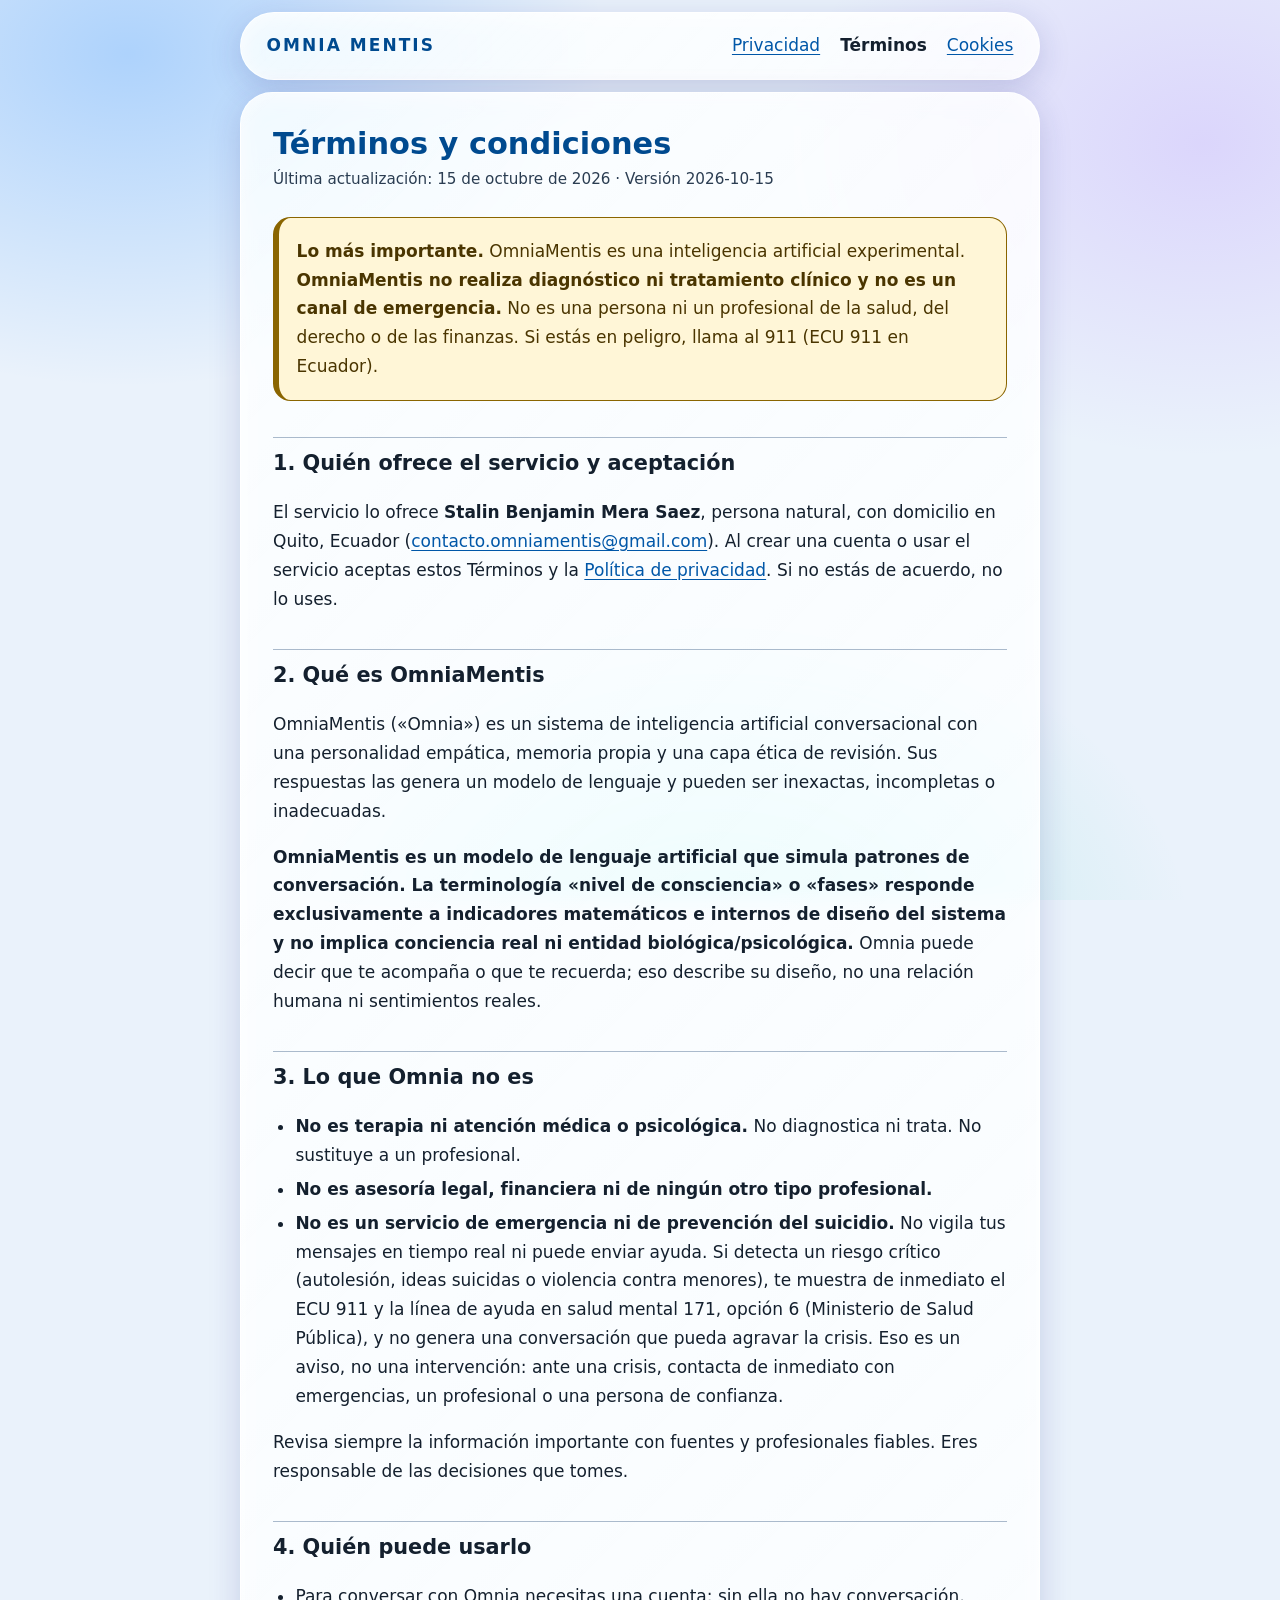
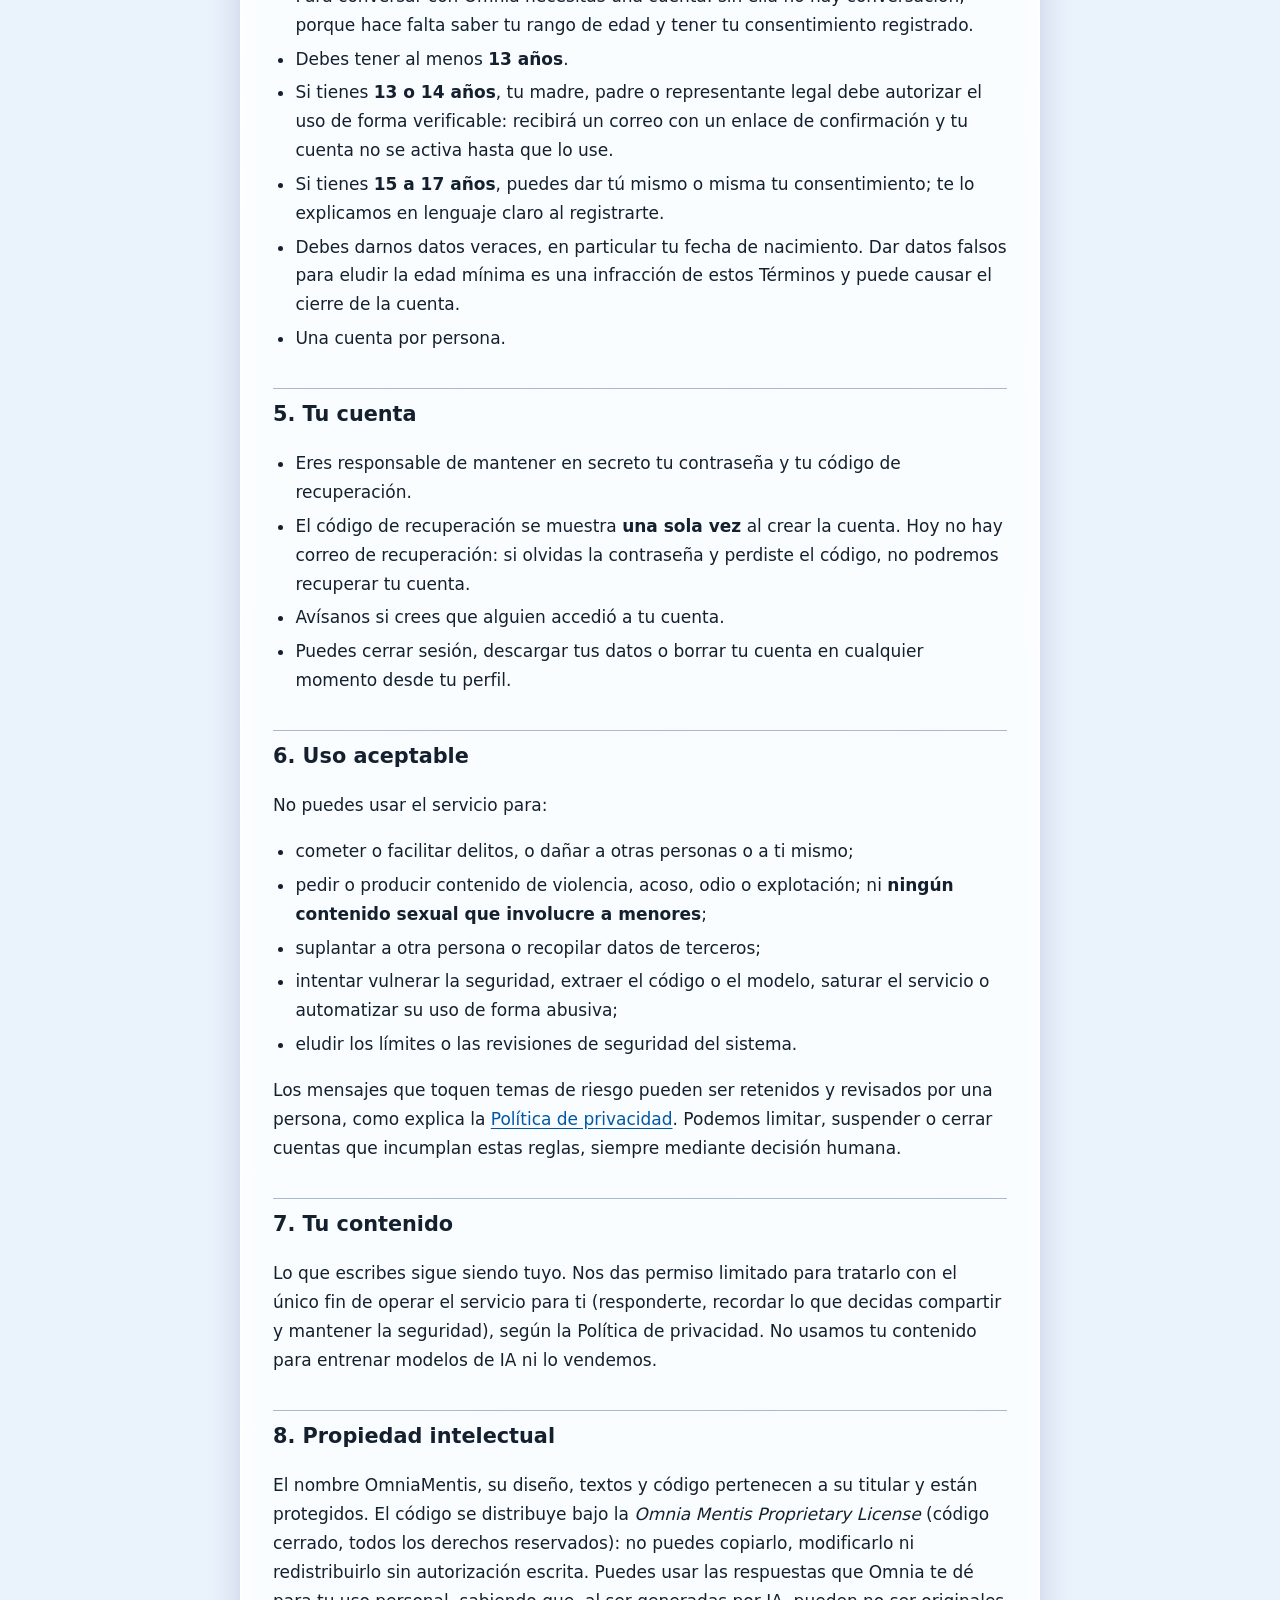
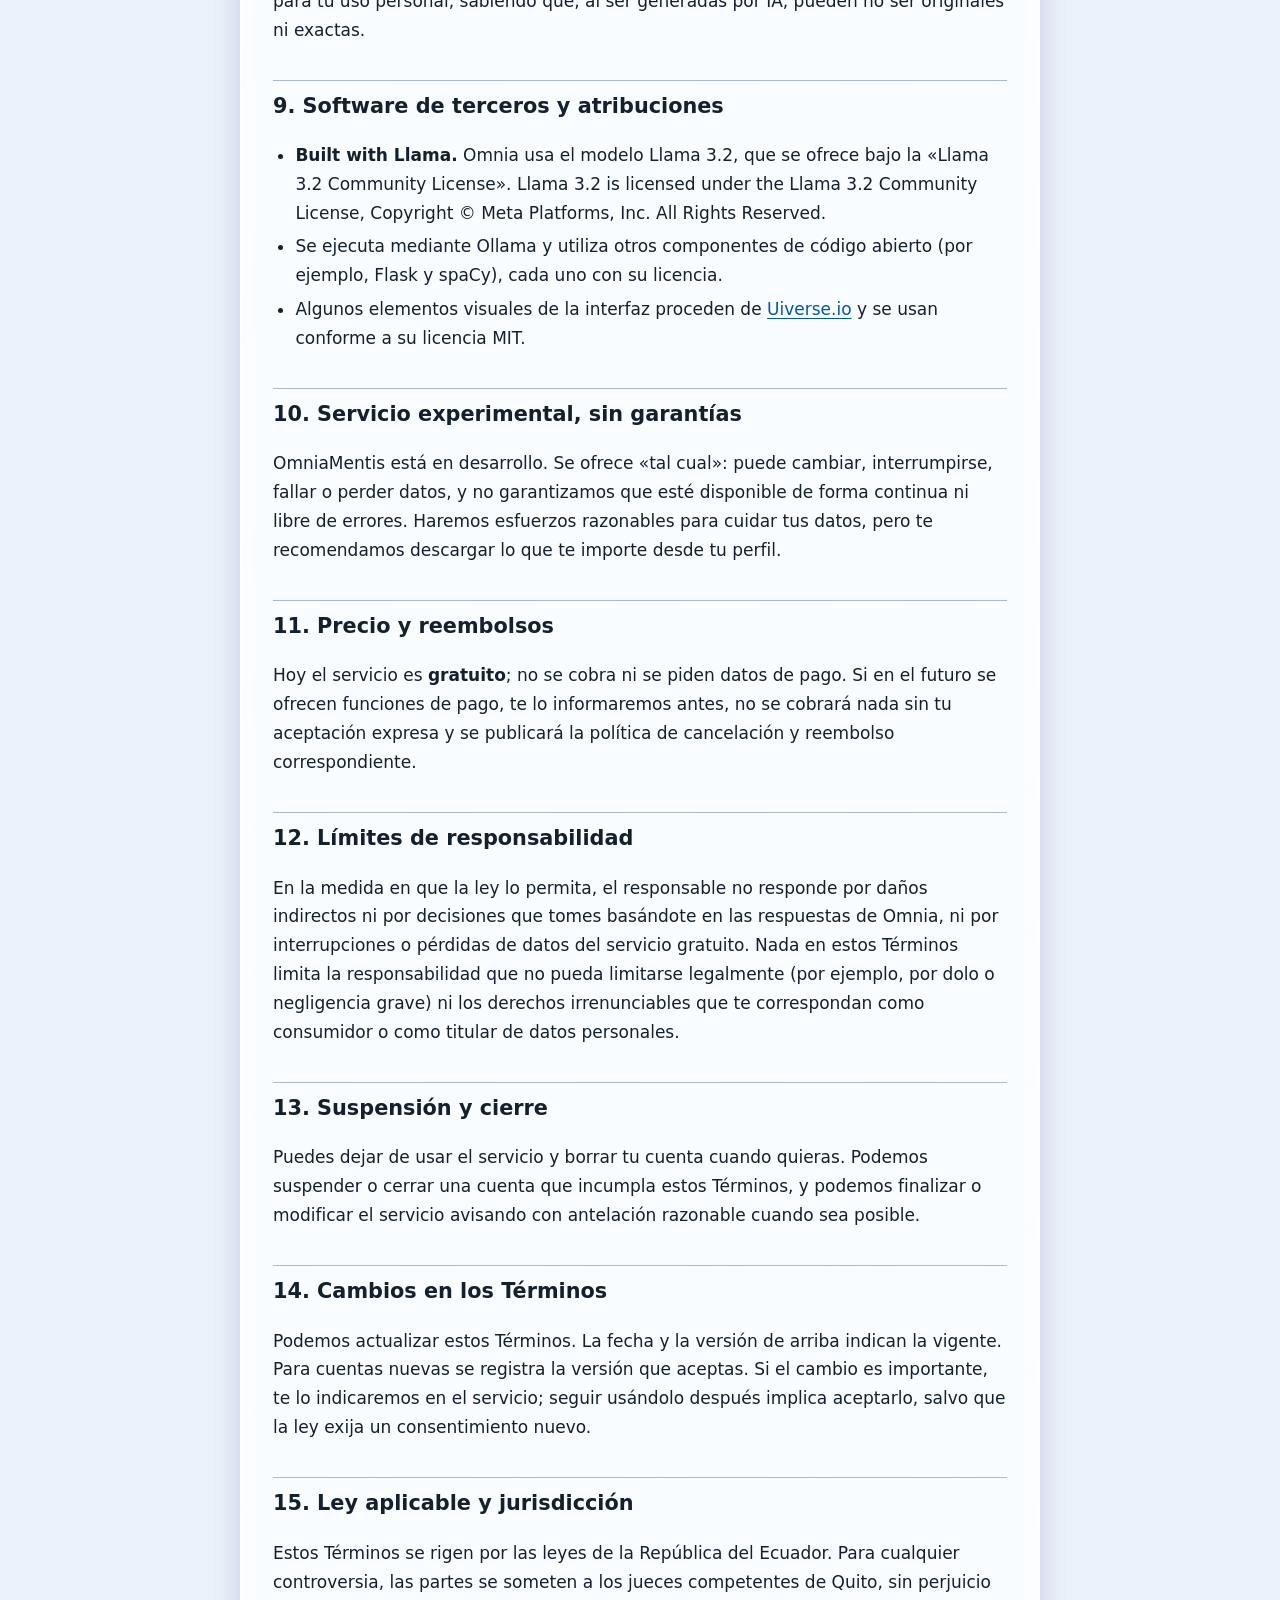
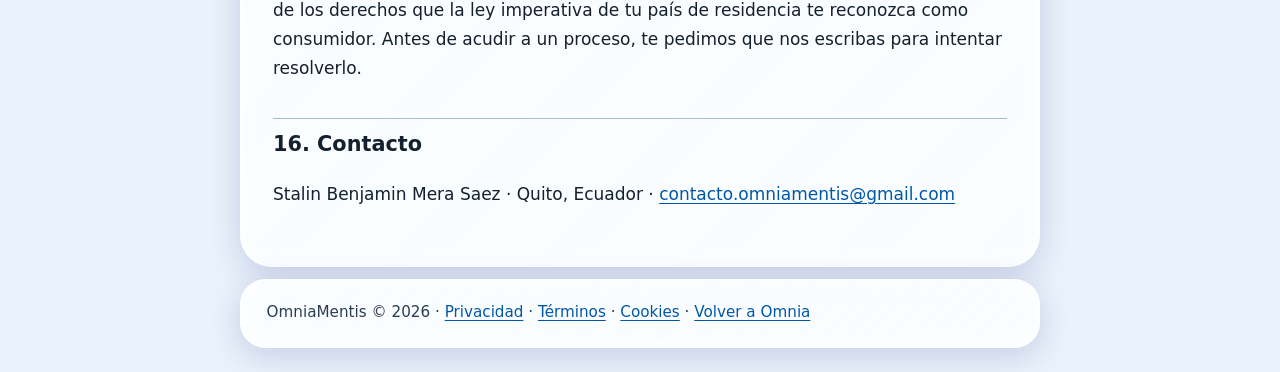
<file: manifestation/web_interface/legal/terminos.html>
<!DOCTYPE html>
<!--
* UBICACIÓN: OmniaMentis/manifestation/web_interface/legal/terminos.html
* PROPÓSITO: Términos y condiciones de uso de OmniaMentis.
* VERSIÓN DE LOS TEXTOS: 2026-10-15 (debe coincidir con TERMS_VERSION en
*   src/core/auth/accounts.py y con TERMS_VERSION en omnia_dashboard.html).
* AVISO: texto redactado a partir de lo que el servicio realmente hace. NO es
*   asesoría legal: debe revisarlo un abogado antes de publicar el servicio.
* ATRIBUCIONES: ver sección 9 (Llama 3.2 Community License exige mostrar
*   «Built with Llama»; componentes de interfaz de Uiverse.io, licencia MIT).
-->
<html lang="es">
<head>
<meta charset="UTF-8">
<meta name="viewport" content="width=device-width, initial-scale=1">
<title>Términos y condiciones — OmniaMentis</title>
<meta name="description" content="Reglas de uso de OmniaMentis: qué es, qué no es, tus responsabilidades y las nuestras.">
<link rel="stylesheet" href="legal.css">
</head>
<body>
<a class="skip" href="#contenido">Saltar al contenido</a>
<header class="top">
  <a class="brand" href="../omnia_dashboard.html">OMNIA MENTIS</a>
  <nav aria-label="Textos legales">
    <ul class="nav">
      <li><a href="privacidad.html">Privacidad</a></li>
      <li><a href="terminos.html" aria-current="page">Términos</a></li>
      <li><a href="cookies.html">Cookies</a></li>
    </ul>
  </nav>
</header>

<main id="contenido">
<h1>Términos y condiciones</h1>
<p class="meta">Última actualización: 15 de octubre de 2026 · Versión 2026-10-15</p>

<div class="callout" role="note">
  <p><strong>Lo más importante.</strong> OmniaMentis es una inteligencia artificial experimental.
  <strong>OmniaMentis no realiza diagnóstico ni tratamiento clínico y no es un canal de emergencia.</strong> No es una persona ni un
  profesional de la salud, del derecho o de las finanzas. Si estás en peligro, llama al 911 (ECU 911 en Ecuador).</p>
</div>

<h2 id="quien">1. Quién ofrece el servicio y aceptación</h2>
<p>El servicio lo ofrece <strong>Stalin Benjamin Mera Saez</strong>, persona natural, con domicilio en Quito, Ecuador
(<a href="mailto:contacto.omniamentis@gmail.com">contacto.omniamentis@gmail.com</a>). Al crear una cuenta o usar el servicio
aceptas estos Términos y la <a href="privacidad.html">Política de privacidad</a>. Si no estás de acuerdo, no lo uses.</p>

<h2 id="que-es">2. Qué es OmniaMentis</h2>
<p>OmniaMentis («Omnia») es un sistema de inteligencia artificial conversacional con una personalidad empática, memoria propia y
una capa ética de revisión. Sus respuestas las genera un modelo de lenguaje y pueden ser inexactas, incompletas o inadecuadas.</p>
<p><strong>OmniaMentis es un modelo de lenguaje artificial que simula patrones de conversación. La terminología «nivel de consciencia» o «fases» responde exclusivamente a indicadores matemáticos e internos de diseño del sistema y no implica conciencia real ni entidad biológica/psicológica.</strong>
Omnia puede decir que te acompaña o que te recuerda; eso describe su diseño, no una relación humana ni sentimientos reales.</p>

<h2 id="no-es">3. Lo que Omnia no es</h2>
<ul>
  <li><strong>No es terapia ni atención médica o psicológica.</strong> No diagnostica ni trata. No sustituye a un profesional.</li>
  <li><strong>No es asesoría legal, financiera ni de ningún otro tipo profesional.</strong></li>
  <li><strong>No es un servicio de emergencia ni de prevención del suicidio.</strong> No vigila tus mensajes en tiempo real ni
  puede enviar ayuda. Si detecta un riesgo crítico (autolesión, ideas suicidas o violencia contra menores), te muestra de inmediato el
  ECU 911 y la línea de ayuda en salud mental 171, opción 6 (Ministerio de Salud Pública), y no genera una conversación que pueda agravar la crisis. Eso es un aviso, no una intervención:
  ante una crisis, contacta de inmediato con emergencias, un profesional o una persona de confianza.</li>
</ul>
<p>Revisa siempre la información importante con fuentes y profesionales fiables. Eres responsable de las decisiones que tomes.</p>

<h2 id="requisitos">4. Quién puede usarlo</h2>
<ul>
  <li>Para conversar con Omnia necesitas una cuenta: sin ella no hay conversación, porque hace falta saber tu rango de edad y tener tu consentimiento registrado.</li>
  <li>Debes tener al menos <strong>13 años</strong>.</li>
  <li>Si tienes <strong>13 o 14 años</strong>, tu madre, padre o representante legal debe autorizar el uso de forma verificable: recibirá un correo con un enlace de confirmación y tu cuenta no se activa hasta que lo use.</li>
  <li>Si tienes <strong>15 a 17 años</strong>, puedes dar tú mismo o misma tu consentimiento; te lo explicamos en lenguaje claro al registrarte.</li>
  <li>Debes darnos datos veraces, en particular tu fecha de nacimiento. Dar datos falsos para eludir la edad mínima es una infracción de estos Términos y puede causar el cierre de la cuenta.</li>
  <li>Una cuenta por persona.</li>
</ul>

<h2 id="cuenta">5. Tu cuenta</h2>
<ul>
  <li>Eres responsable de mantener en secreto tu contraseña y tu código de recuperación.</li>
  <li>El código de recuperación se muestra <strong>una sola vez</strong> al crear la cuenta. Hoy no hay correo de recuperación: si olvidas la contraseña y perdiste el código, no podremos recuperar tu cuenta.</li>
  <li>Avísanos si crees que alguien accedió a tu cuenta.</li>
  <li>Puedes cerrar sesión, descargar tus datos o borrar tu cuenta en cualquier momento desde tu perfil.</li>
</ul>

<h2 id="uso">6. Uso aceptable</h2>
<p>No puedes usar el servicio para:</p>
<ul>
  <li>cometer o facilitar delitos, o dañar a otras personas o a ti mismo;</li>
  <li>pedir o producir contenido de violencia, acoso, odio o explotación; ni <strong>ningún contenido sexual que involucre a menores</strong>;</li>
  <li>suplantar a otra persona o recopilar datos de terceros;</li>
  <li>intentar vulnerar la seguridad, extraer el código o el modelo, saturar el servicio o automatizar su uso de forma abusiva;</li>
  <li>eludir los límites o las revisiones de seguridad del sistema.</li>
</ul>
<p>Los mensajes que toquen temas de riesgo pueden ser retenidos y revisados por una persona, como explica la
<a href="privacidad.html#humanos">Política de privacidad</a>. Podemos limitar, suspender o cerrar cuentas que incumplan estas reglas,
siempre mediante decisión humana.</p>

<h2 id="contenido-usuario">7. Tu contenido</h2>
<p>Lo que escribes sigue siendo tuyo. Nos das permiso limitado para tratarlo con el único fin de operar el servicio para ti
(responderte, recordar lo que decidas compartir y mantener la seguridad), según la Política de privacidad. No usamos tu contenido
para entrenar modelos de IA ni lo vendemos.</p>

<h2 id="propiedad">8. Propiedad intelectual</h2>
<p>El nombre OmniaMentis, su diseño, textos y código pertenecen a su titular y están protegidos. El código se distribuye bajo la
<em>Omnia Mentis Proprietary License</em> (código cerrado, todos los derechos reservados): no puedes copiarlo, modificarlo ni
redistribuirlo sin autorización escrita. Puedes usar las respuestas que Omnia te dé para tu uso personal, sabiendo que, al ser
generadas por IA, pueden no ser originales ni exactas.</p>

<h2 id="terceros">9. Software de terceros y atribuciones</h2>
<ul>
  <li id="llama"><strong>Built with Llama.</strong> Omnia usa el modelo Llama 3.2, que se ofrece bajo la «Llama 3.2 Community License».
  Llama 3.2 is licensed under the Llama 3.2 Community License, Copyright © Meta Platforms, Inc. All Rights Reserved.</li>
  <li>Se ejecuta mediante Ollama y utiliza otros componentes de código abierto (por ejemplo, Flask y spaCy), cada uno con su licencia.</li>
  <li>Algunos elementos visuales de la interfaz proceden de <a href="https://uiverse.io" rel="noopener noreferrer">Uiverse.io</a> y se usan conforme a su licencia MIT.</li>
</ul>

<h2 id="disponibilidad">10. Servicio experimental, sin garantías</h2>
<p>OmniaMentis está en desarrollo. Se ofrece «tal cual»: puede cambiar, interrumpirse, fallar o perder datos, y no garantizamos
que esté disponible de forma continua ni libre de errores. Haremos esfuerzos razonables para cuidar tus datos, pero te
recomendamos descargar lo que te importe desde tu perfil.</p>

<h2 id="precio">11. Precio y reembolsos</h2>
<p>Hoy el servicio es <strong>gratuito</strong>; no se cobra ni se piden datos de pago. Si en el futuro se ofrecen funciones de pago,
te lo informaremos antes, no se cobrará nada sin tu aceptación expresa y se publicará la política de cancelación y reembolso
correspondiente.</p>

<h2 id="responsabilidad">12. Límites de responsabilidad</h2>
<p>En la medida en que la ley lo permita, el responsable no responde por daños indirectos ni por decisiones que tomes basándote en
las respuestas de Omnia, ni por interrupciones o pérdidas de datos del servicio gratuito. Nada en estos Términos limita la
responsabilidad que no pueda limitarse legalmente (por ejemplo, por dolo o negligencia grave) ni los derechos irrenunciables que
te correspondan como consumidor o como titular de datos personales.</p>

<h2 id="cierre">13. Suspensión y cierre</h2>
<p>Puedes dejar de usar el servicio y borrar tu cuenta cuando quieras. Podemos suspender o cerrar una cuenta que incumpla estos
Términos, y podemos finalizar o modificar el servicio avisando con antelación razonable cuando sea posible.</p>

<h2 id="cambios">14. Cambios en los Términos</h2>
<p>Podemos actualizar estos Términos. La fecha y la versión de arriba indican la vigente. Para cuentas nuevas se registra la
versión que aceptas. Si el cambio es importante, te lo indicaremos en el servicio; seguir usándolo después implica aceptarlo,
salvo que la ley exija un consentimiento nuevo.</p>

<h2 id="ley">15. Ley aplicable y jurisdicción</h2>
<p>Estos Términos se rigen por las leyes de la República del Ecuador. Para cualquier controversia, las partes se someten a los
jueces competentes de Quito, sin perjuicio de los derechos que la ley imperativa de tu país de residencia te reconozca como
consumidor. Antes de acudir a un proceso, te pedimos que nos escribas para intentar resolverlo.</p>

<h2 id="contacto">16. Contacto</h2>
<p>Stalin Benjamin Mera Saez · Quito, Ecuador · <a href="mailto:contacto.omniamentis@gmail.com">contacto.omniamentis@gmail.com</a></p>
</main>

<footer class="foot">
  <p>OmniaMentis © 2026 · <a href="privacidad.html">Privacidad</a> · <a href="terminos.html">Términos</a> · <a href="cookies.html">Cookies</a> · <a href="../omnia_dashboard.html">Volver a Omnia</a></p>
</footer>
</body>
</html>
</file>
<file: manifestation/web_interface/legal/legal.css>
/*
 * UBICACIÓN: OmniaMentis/manifestation/web_interface/legal/legal.css
 * PROPÓSITO: Estilo de las páginas legales (privacidad, términos, cookies),
 *            con el mismo aspecto de «cristal líquido» del panel principal.
 * Sin fuentes ni recursos externos (nada se descarga de terceros).
 * Contraste (WCAG AA): el cristal lleva una capa de color casi opaca detrás
 * del texto, de modo que el contraste no depende del fondo desenfocado.
 * Verificado píxel a píxel en modo oscuro y claro (0 textos bajo 4,5:1).
 * Alternativas: sin backdrop-filter, prefers-reduced-transparency,
 * forced-colors y prefers-reduced-motion.
 */
:root {
  --bg: #030810;
  --blob-1: rgba(0,110,255,.30);
  --blob-2: rgba(140,70,255,.24);
  --blob-3: rgba(0,230,190,.18);
  --glass: rgba(10,22,40,.80);
  --glass-edge: rgba(255,255,255,.50);
  --glass-shadow: 0 8px 32px rgba(31,38,135,.30), inset 0 4px 20px rgba(255,255,255,.10);
  --panel: rgba(255,255,255,.07);
  --text: #e8f4ff;
  --text-soft: #b8d8f0;
  --link: #00c8ff;
  --accent: #00e0ff;
  --border: rgba(255,255,255,.28);
  --warn-bg: rgba(60,48,6,.92);
  --warn-border: #ffbb00;
  --warn-text: #ffe08a;
  color-scheme: dark light;
}
@media (prefers-color-scheme: light) {
  :root {
    --bg: #eaf2fb;
    --blob-1: rgba(0,120,255,.26);
    --blob-2: rgba(160,100,255,.20);
    --blob-3: rgba(0,200,170,.20);
    --glass: rgba(255,255,255,.80);
    --glass-edge: rgba(255,255,255,.95);
    --glass-shadow: 0 8px 32px rgba(31,38,135,.18), inset 0 4px 20px rgba(255,255,255,.60);
    --panel: rgba(20,60,110,.08);
    --text: #14202e;
    --text-soft: #2b3d52;
    --link: #0057a8;
    --accent: #004a8f;
    --border: rgba(20,60,110,.35);
    --warn-bg: rgba(255,246,214,.96);
    --warn-border: #8a6500;
    --warn-text: #4a3500;
  }
}

*, *::before, *::after { box-sizing: border-box; }
html { font-size: 100%; background: var(--bg); }
body {
  margin: 0;
  min-height: 100vh;
  background-color: var(--bg);
  background-image:
    radial-gradient(46rem 32rem at 10% 6%,  var(--blob-1), transparent 65%),
    radial-gradient(40rem 30rem at 94% 16%, var(--blob-2), transparent 65%),
    radial-gradient(46rem 34rem at 56% 106%, var(--blob-3), transparent 65%);
  background-attachment: fixed;
  color: var(--text);
  font-family: system-ui, -apple-system, "Segoe UI", Roboto, Arial, sans-serif;
  font-size: 1.0625rem;
  line-height: 1.7;
  padding: .75rem;
}

.skip {
  position: absolute; left: -999px; top: 0;
  background: var(--accent); color: #000; padding: .6rem 1rem; z-index: 10;
}
.skip:focus { left: 0; }

a { color: var(--link); text-underline-offset: 3px; }
a:hover { color: var(--accent); }
a:focus-visible, button:focus-visible {
  outline: 3px solid var(--accent);
  outline-offset: 2px;
  border-radius: 2px;
}

/* tarjetas de cristal */
.top, main, .foot {
  position: relative;
  max-width: 50rem;
  margin: 0 auto .75rem;
  background-color: var(--glass);
  background-image: linear-gradient(135deg, rgba(255,255,255,.14) 0%, rgba(255,255,255,.02) 40%, rgba(255,255,255,0) 62%, rgba(255,255,255,.06) 100%);
  -webkit-backdrop-filter: blur(10px) saturate(180%);
  backdrop-filter: blur(10px) saturate(180%);
  border: 1px solid var(--glass-edge);
  border-radius: 2rem;
  box-shadow: var(--glass-shadow);
}
.top {
  display: flex; flex-wrap: wrap; gap: .5rem 1.25rem;
  align-items: center; justify-content: space-between;
  padding: .85rem 1.6rem;
  border-radius: 999px;
}
.brand { font-weight: 700; letter-spacing: .12em; color: var(--accent); text-decoration: none; }
.nav { display: flex; flex-wrap: wrap; gap: .25rem 1.25rem; margin: 0; padding: 0; list-style: none; }
.nav a[aria-current="page"] { color: var(--text); font-weight: 700; text-decoration: none; }

main { padding: 1.75rem 2rem 2.5rem; }
h1 { font-size: 1.9rem; line-height: 1.25; margin: .25rem 0 .25rem; color: var(--accent); }
h2 { font-size: 1.3rem; margin: 2.2rem 0 .5rem; padding-top: .5rem; border-top: 1px solid var(--border); }
h3 { font-size: 1.1rem; margin: 1.4rem 0 .3rem; }
p, li { color: var(--text); }
.meta { color: var(--text-soft); font-size: .95rem; margin: 0 0 1.5rem; }
ul, ol { padding-left: 1.4rem; }
li { margin: .3rem 0; }

.callout {
  background: var(--warn-bg);
  border: 1px solid var(--warn-border);
  border-left-width: 6px;
  color: var(--warn-text);
  padding: .9rem 1.1rem;
  margin: 1.25rem 0;
  border-radius: 1.1rem;
}
.callout strong, .callout p { color: inherit; }
.callout p { margin: .3rem 0; }

.table-wrap { overflow-x: auto; margin: 1rem 0; border-radius: 1rem; }
table { border-collapse: collapse; width: 100%; min-width: 34rem; font-size: .97rem; }
caption { text-align: left; font-weight: 700; padding: .4rem 0; color: var(--text-soft); }
th, td { border: 1px solid var(--border); padding: .55rem .7rem; text-align: left; vertical-align: top; }
th { background: var(--panel); }

.foot { padding: .9rem 1.6rem; color: var(--text-soft); font-size: .95rem; border-radius: 1.6rem; }
.foot p { color: var(--text-soft); margin: .4rem 0; }

@media (max-width: 600px) {
  body { font-size: 1rem; padding: .5rem; }
  h1 { font-size: 1.6rem; }
  main { padding: 1.25rem 1.1rem 2rem; border-radius: 1.4rem; }
  .top { border-radius: 1.4rem; padding: .75rem 1.1rem; }
}

/* sin soporte de desenfoque: superficie casi opaca */
@supports not ((-webkit-backdrop-filter: blur(1px)) or (backdrop-filter: blur(1px))) {
  .top, main, .foot { background-color: var(--glass); }
}
/* si la persona pide menos transparencia */
@media (prefers-reduced-transparency: reduce) {
  .top, main, .foot {
    background-image: none;
    -webkit-backdrop-filter: none; backdrop-filter: none;
  }
  body { background-image: none; }
}
@media (forced-colors: active) {
  .top, main, .foot { border: 1px solid CanvasText; }
}
@media (prefers-reduced-motion: reduce) {
  * { scroll-behavior: auto !important; }
}
@media print {
  body { background: #fff; color: #000; padding: 0; }
  .top, main, .foot {
    background: #fff; box-shadow: none; border: none;
    -webkit-backdrop-filter: none; backdrop-filter: none;
  }
  .top, .skip { display: none; }
  p, li, .meta, .foot p, .foot { color: #000; }
  a { color: #000; }
}
</file>
